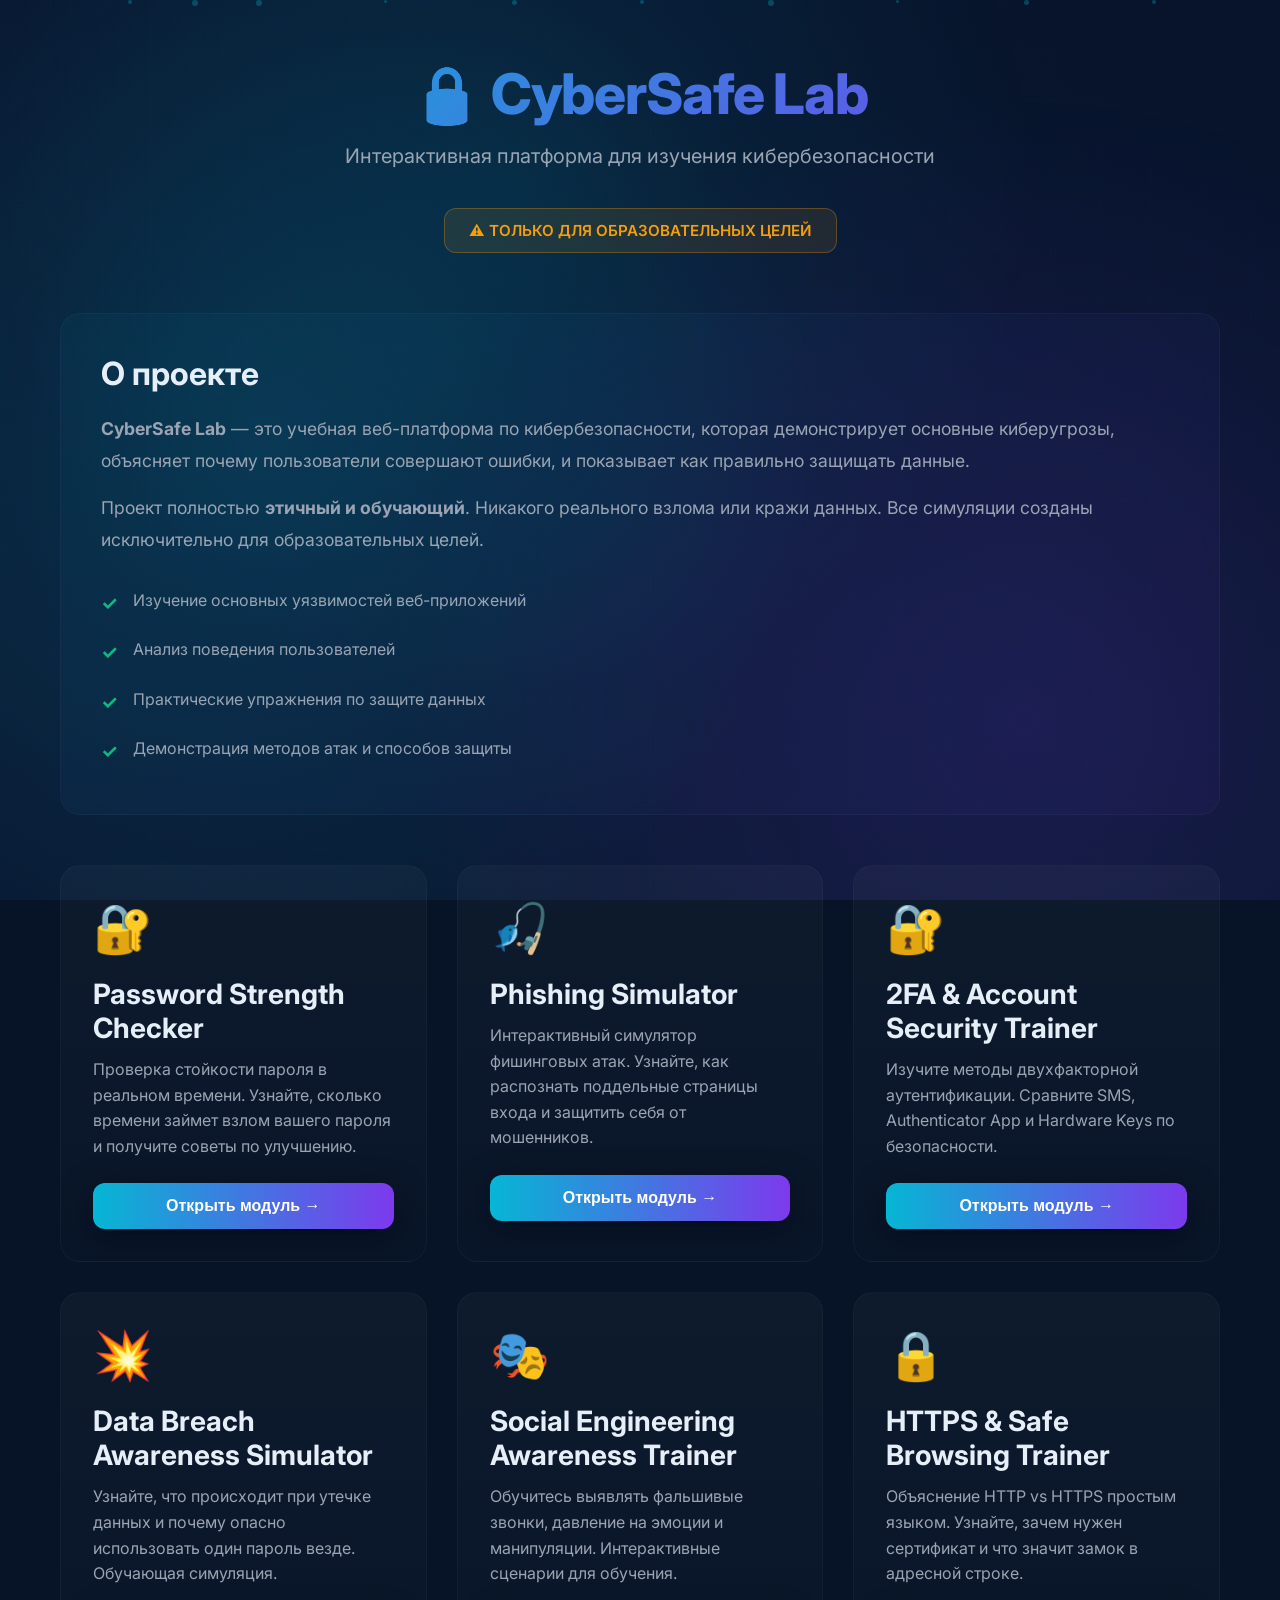
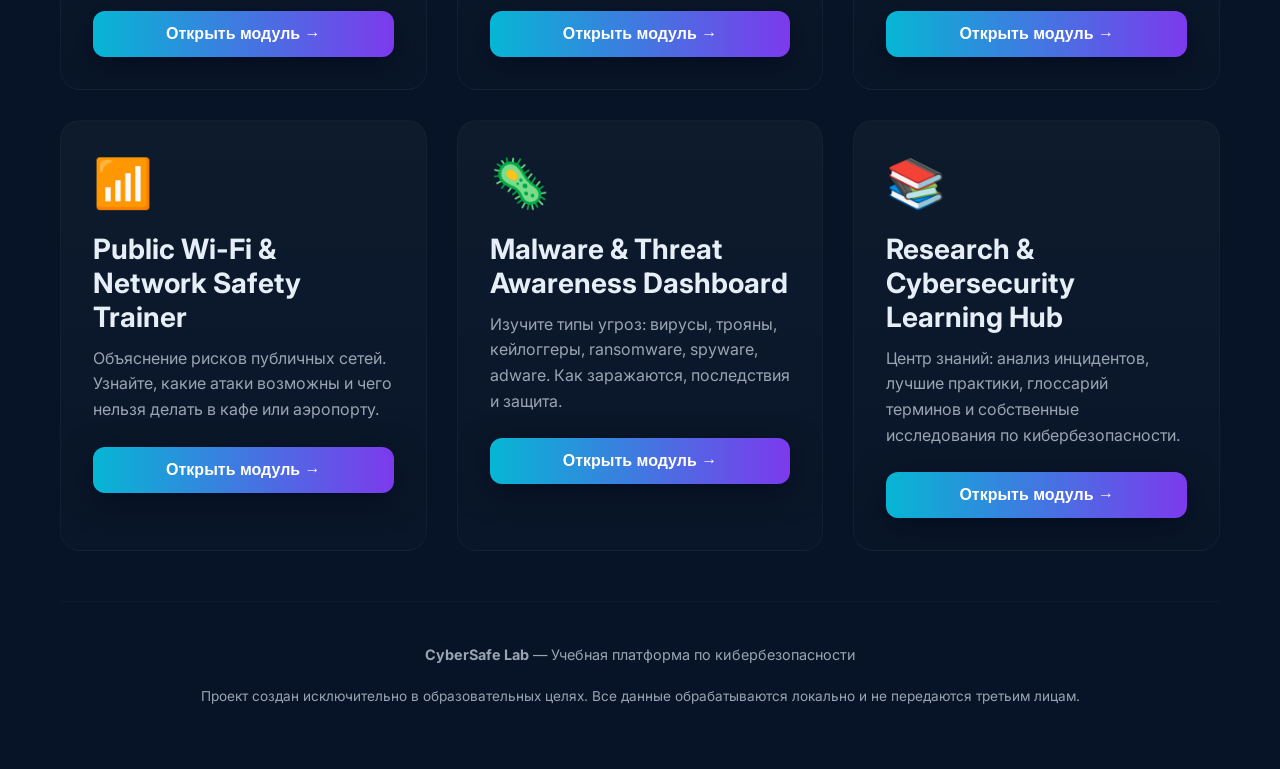
<file: frontend/index.html>
<!doctype html>
<html lang="ru">
<head>
  <meta charset="utf-8">
  <meta name="viewport" content="width=device-width,initial-scale=1">
  <title>CyberSafe Lab — Главная</title>
  <link rel="icon" type="image/svg+xml" href="/favicon.svg">
  <link rel="apple-touch-icon" href="/favicon.svg">
  <link href="https://fonts.googleapis.com/css2?family=Inter:wght@400;500;600;700;800&display=swap" rel="stylesheet">
  <style>
    :root {
      --bg: #071427;
      --bg-dark: #061026;
      --card: #0b1221;
      --card-hover: #0f1829;
      --accent: #06b6d4;
      --accent2: #7c3aed;
      --accent-hover: #0891b2;
      --muted: #9aa4b2;
      --text: #e6eef8;
      --success: #10b981;
      --warning: #f59e0b;
      --error: #ef4444;
      --border: rgba(255, 255, 255, 0.03);
      --border-hover: rgba(255, 255, 255, 0.08);
      --shadow: 0 8px 30px rgba(2, 6, 23, 0.6);
      --shadow-lg: 0 20px 60px rgba(2, 6, 23, 0.8);
    }

    * {
      box-sizing: border-box;
      margin: 0;
      padding: 0;
    }

    body {
      font-family: 'Inter', system-ui, -apple-system, Arial, sans-serif;
      margin: 0;
      min-height: 100vh;
      background: #071427;
      color: var(--text);
      -webkit-font-smoothing: antialiased;
      -moz-osx-font-smoothing: grayscale;
      padding: 20px;
      overflow-x: hidden;
      position: relative;
    }

    body::before {
      content: '';
      position: fixed;
      top: 0;
      left: 0;
      width: 100%;
      height: 100%;
      background: linear-gradient(45deg, #071427, #0a1b35, #061026, #0d1f3a);
      background-size: 400% 400%;
      animation: gradientShift 15s ease infinite;
      z-index: -3;
    }

    body::after {
      content: '';
      position: fixed;
      top: 0;
      left: 0;
      width: 100%;
      height: 100%;
      background-image: 
        radial-gradient(circle at 20% 50%, rgba(6, 182, 212, 0.15) 0%, transparent 50%),
        radial-gradient(circle at 80% 80%, rgba(124, 58, 237, 0.15) 0%, transparent 50%),
        radial-gradient(circle at 40% 20%, rgba(6, 182, 212, 0.1) 0%, transparent 50%);
      animation: pulse 8s ease-in-out infinite;
      z-index: -2;
    }

    @keyframes gradientShift {
      0% { background-position: 0% 50%; }
      50% { background-position: 100% 50%; }
      100% { background-position: 0% 50%; }
    }

    @keyframes pulse {
      0%, 100% { opacity: 0.6; transform: scale(1); }
      50% { opacity: 0.8; transform: scale(1.05); }
    }

    .animated-bg {
      position: fixed;
      top: 0;
      left: 0;
      width: 100%;
      height: 100%;
      z-index: -1;
      overflow: hidden;
      pointer-events: none;
    }

    .particle {
      position: absolute;
      border-radius: 50%;
      background: rgba(6, 182, 212, 0.3);
      animation: float 20s infinite ease-in-out;
    }

    .particle:nth-child(1) {
      width: 4px;
      height: 4px;
      left: 10%;
      animation-delay: 0s;
      animation-duration: 15s;
    }

    .particle:nth-child(2) {
      width: 6px;
      height: 6px;
      left: 20%;
      animation-delay: 2s;
      animation-duration: 18s;
    }

    .particle:nth-child(3) {
      width: 3px;
      height: 3px;
      left: 30%;
      animation-delay: 4s;
      animation-duration: 20s;
    }

    .particle:nth-child(4) {
      width: 5px;
      height: 5px;
      left: 40%;
      animation-delay: 1s;
      animation-duration: 16s;
    }

    .particle:nth-child(5) {
      width: 4px;
      height: 4px;
      left: 50%;
      animation-delay: 3s;
      animation-duration: 19s;
    }

    .particle:nth-child(6) {
      width: 6px;
      height: 6px;
      left: 60%;
      animation-delay: 5s;
      animation-duration: 17s;
    }

    .particle:nth-child(7) {
      width: 3px;
      height: 3px;
      left: 70%;
      animation-delay: 2.5s;
      animation-duration: 21s;
    }

    .particle:nth-child(8) {
      width: 5px;
      height: 5px;
      left: 80%;
      animation-delay: 4.5s;
      animation-duration: 18s;
    }

    .particle:nth-child(9) {
      width: 4px;
      height: 4px;
      left: 90%;
      animation-delay: 1.5s;
      animation-duration: 16s;
    }

    .particle:nth-child(10) {
      width: 6px;
      height: 6px;
      left: 15%;
      animation-delay: 3.5s;
      animation-duration: 22s;
    }

    @keyframes float {
      0% {
        transform: translateY(100vh) translateX(0) scale(0);
        opacity: 0;
      }
      10% {
        opacity: 1;
      }
      90% {
        opacity: 1;
      }
      100% {
        transform: translateY(-100px) translateX(100px) scale(1);
        opacity: 0;
      }
    }

    .grid-overlay {
      position: fixed;
      top: 0;
      left: 0;
      width: 100%;
      height: 100%;
      background-image: 
        linear-gradient(rgba(6, 182, 212, 0.03) 1px, transparent 1px),
        linear-gradient(90deg, rgba(6, 182, 212, 0.03) 1px, transparent 1px);
      background-size: 50px 50px;
      z-index: -1;
      animation: gridMove 20s linear infinite;
      opacity: 0.5;
    }

    @keyframes gridMove {
      0% { transform: translate(0, 0); }
      100% { transform: translate(50px, 50px); }
    }

    .container {
      max-width: 1200px;
      margin: 0 auto;
      padding: 40px 20px;
    }

    /* Header */
    .header {
      text-align: center;
      margin-bottom: 60px;
      animation: fadeInDown 0.8s ease-out;
    }

    .header h1 {
      font-size: 3.5rem;
      font-weight: 800;
      margin-bottom: 16px;
      background: linear-gradient(135deg, var(--accent), var(--accent2));
      -webkit-background-clip: text;
      -webkit-text-fill-color: transparent;
      background-clip: text;
      letter-spacing: -0.02em;
    }

    .header .subtitle {
      font-size: 1.25rem;
      color: var(--muted);
      margin-bottom: 24px;
      font-weight: 400;
    }

    .warning-banner {
      display: inline-block;
      padding: 12px 24px;
      background: rgba(245, 158, 11, 0.1);
      border: 1px solid rgba(245, 158, 11, 0.3);
      border-radius: 12px;
      color: var(--warning);
      font-size: 0.95rem;
      font-weight: 600;
      margin-top: 16px;
    }

    /* Description Section */
    .description {
      background: linear-gradient(135deg, rgba(6, 182, 212, 0.05), rgba(124, 58, 237, 0.05));
      border: 1px solid var(--border);
      border-radius: 20px;
      padding: 40px;
      margin-bottom: 50px;
      animation: fadeInUp 0.8s ease-out 0.2s both;
    }

    .description h2 {
      font-size: 2rem;
      font-weight: 700;
      margin-bottom: 20px;
      color: var(--text);
    }

    .description p {
      font-size: 1.1rem;
      line-height: 1.8;
      color: var(--muted);
      margin-bottom: 16px;
    }

    .description ul {
      list-style: none;
      padding-left: 0;
      margin-top: 20px;
    }

    .description li {
      padding: 12px 0;
      padding-left: 32px;
      position: relative;
      color: var(--muted);
      font-size: 1rem;
      line-height: 1.6;
    }

    .description li::before {
      content: '✓';
      position: absolute;
      left: 0;
      color: var(--success);
      font-weight: 700;
      font-size: 1.2rem;
    }

    /* Modules Grid */
    .modules-grid {
      display: grid;
      grid-template-columns: repeat(auto-fit, minmax(300px, 1fr));
      gap: 30px;
      margin-bottom: 50px;
    }

    .module-card {
      background: linear-gradient(180deg, rgba(255, 255, 255, 0.03), rgba(255, 255, 255, 0.01));
      padding: 32px;
      border-radius: 20px;
      border: 1px solid var(--border);
      transition: all 0.4s cubic-bezier(0.4, 0, 0.2, 1);
      position: relative;
      overflow: hidden;
      cursor: pointer;
      animation: fadeInUp 0.8s ease-out both;
    }

    .module-card::before {
      content: '';
      position: absolute;
      top: 0;
      left: 0;
      right: 0;
      height: 3px;
      background: linear-gradient(90deg, var(--accent), var(--accent2));
      opacity: 0;
      transition: opacity 0.3s ease;
    }

    .module-card:nth-child(1) { animation-delay: 0.1s; }
    .module-card:nth-child(2) { animation-delay: 0.2s; }
    .module-card:nth-child(3) { animation-delay: 0.3s; }
    .module-card:nth-child(4) { animation-delay: 0.4s; }

    .module-card:hover {
      transform: translateY(-8px);
      border-color: var(--border-hover);
      background: linear-gradient(180deg, rgba(255, 255, 255, 0.06), rgba(255, 255, 255, 0.03));
      box-shadow: var(--shadow-lg);
    }

    .module-card:hover::before {
      opacity: 1;
    }

    .module-icon {
      font-size: 3rem;
      margin-bottom: 20px;
      display: block;
    }

    .module-card h3 {
      font-size: 1.75rem;
      font-weight: 700;
      margin-bottom: 12px;
      color: var(--text);
    }

    .module-card p {
      color: var(--muted);
      font-size: 1rem;
      line-height: 1.6;
      margin-bottom: 24px;
    }

    .module-btn {
      display: inline-flex;
      align-items: center;
      gap: 10px;
      padding: 14px 28px;
      border-radius: 12px;
      border: none;
      background: linear-gradient(90deg, var(--accent), var(--accent2));
      color: white;
      font-weight: 600;
      font-size: 1rem;
      cursor: pointer;
      box-shadow: var(--shadow);
      transition: all 0.3s cubic-bezier(0.4, 0, 0.2, 1);
      text-decoration: none;
      position: relative;
      overflow: hidden;
      width: 100%;
      justify-content: center;
    }

    .module-btn::before {
      content: '';
      position: absolute;
      top: 0;
      left: -100%;
      width: 100%;
      height: 100%;
      background: linear-gradient(90deg, transparent, rgba(255, 255, 255, 0.2), transparent);
      transition: left 0.5s;
    }

    .module-btn:hover::before {
      left: 100%;
    }

    .module-btn:hover {
      transform: translateY(-2px);
      box-shadow: 0 12px 40px rgba(2, 6, 23, 0.8);
    }

    .module-btn:active {
      transform: translateY(0);
    }

    /* Footer */
    .footer {
      text-align: center;
      padding-top: 40px;
      border-top: 1px solid var(--border);
      color: var(--muted);
      font-size: 0.9rem;
      line-height: 1.8;
    }

    .footer a {
      color: var(--accent);
      text-decoration: none;
      transition: color 0.2s;
    }

    .footer a:hover {
      color: var(--accent-hover);
    }

    /* Status Indicator */
    .status-indicator {
      display: inline-block;
      padding: 6px 12px;
      border-radius: 8px;
      font-size: 0.85rem;
      margin-top: 12px;
      background: rgba(158, 231, 255, 0.1);
      border: 1px solid rgba(158, 231, 255, 0.2);
      color: #9ee7ff;
    }

    /* Animations */
    @keyframes fadeInDown {
      from {
        opacity: 0;
        transform: translateY(-30px);
      }
      to {
        opacity: 1;
        transform: translateY(0);
      }
    }

    @keyframes fadeInUp {
      from {
        opacity: 0;
        transform: translateY(30px);
      }
      to {
        opacity: 1;
        transform: translateY(0);
      }
    }

    @media (max-width: 768px) {
      .container {
        padding: 20px 16px;
      }

      .header {
        margin-bottom: 28px;
      }

      .header h1 {
        font-size: 2.2rem;
        margin-bottom: 14px;
        line-height: 1.2;
        letter-spacing: -0.02em;
      }

      .header .subtitle {
        font-size: 1rem;
        padding: 0 12px;
        line-height: 1.5;
      }

      .description {
        padding: 24px 18px;
        border-radius: 18px;
        margin-bottom: 28px;
      }

      .description h2 {
        font-size: 1.5rem;
        margin-bottom: 14px;
      }

      .description p {
        font-size: 0.95rem;
        line-height: 1.65;
      }

      .modules-grid {
        grid-template-columns: 1fr;
        gap: 18px;
        padding: 0;
      }

      .module-card {
        padding: 24px 20px;
        border-radius: 18px;
        min-height: auto;
        transition: transform 0.15s cubic-bezier(0.4, 0, 0.2, 1), box-shadow 0.15s ease;
        -webkit-tap-highlight-color: transparent;
        touch-action: manipulation;
      }

      .module-card:active {
        transform: scale(0.97);
        box-shadow: 0 4px 20px rgba(6, 182, 212, 0.2);
      }

      .module-icon {
        font-size: 2.5rem;
        margin-bottom: 14px;
      }

      .module-card h3 {
        font-size: 1.25rem;
        margin-bottom: 10px;
        line-height: 1.3;
      }

      .module-card p {
        font-size: 0.9rem;
        line-height: 1.55;
      }

      .footer {
        padding: 28px 18px;
        font-size: 0.9rem;
        line-height: 1.6;
      }
    }

    @media (max-width: 480px) {
      .container {
        padding: 16px 12px;
      }

      body {
        padding: 0;
      }

      .header {
        margin-bottom: 24px;
      }

      .header h1 {
        font-size: 1.75rem;
      }

      .header .subtitle {
        font-size: 0.9rem;
      }

      .description {
        padding: 18px 14px;
      }

      .description h2 {
        font-size: 1.25rem;
      }

      .modules-grid {
        gap: 14px;
      }

      .module-card {
        padding: 18px 16px;
      }

      .module-icon {
        font-size: 2rem;
      }

      .module-card h3 {
        font-size: 1.1rem;
      }

      .module-card p {
        font-size: 0.8rem;
      }
    }

    @media (max-width: 360px) {
      .container {
        padding: 14px 10px;
      }

      .header h1 {
        font-size: 1.6rem;
      }

      .header .subtitle {
        font-size: 0.88rem;
      }

      .description {
        padding: 18px 14px;
      }

      .module-card {
        padding: 20px 16px;
      }

      .module-icon {
        font-size: 2.1rem;
      }

      .module-card h3 {
        font-size: 1.15rem;
      }

      .module-card p {
        font-size: 0.85rem;
      }
    }

    @media (orientation: landscape) and (max-height: 500px) {
      .container {
        padding: 16px 20px;
      }

      .header {
        margin-bottom: 20px;
      }

      .header h1 {
        font-size: 1.8rem;
      }

      .modules-grid {
        grid-template-columns: repeat(2, 1fr);
        gap: 14px;
      }

      .module-card {
        padding: 18px 16px;
      }
    }

    /* Scrollbar */
    ::-webkit-scrollbar {
      width: 10px;
    }

    ::-webkit-scrollbar-track {
      background: var(--bg);
    }

    ::-webkit-scrollbar-thumb {
      background: rgba(255, 255, 255, 0.1);
      border-radius: 5px;
    }

    ::-webkit-scrollbar-thumb:hover {
      background: rgba(255, 255, 255, 0.2);
    }
  </style>
</head>
<body>
  <div class="animated-bg">
    <div class="particle"></div>
    <div class="particle"></div>
    <div class="particle"></div>
    <div class="particle"></div>
    <div class="particle"></div>
    <div class="particle"></div>
    <div class="particle"></div>
    <div class="particle"></div>
    <div class="particle"></div>
    <div class="particle"></div>
  </div>
  <div class="grid-overlay"></div>
  <div class="container">
    <header class="header">
      <h1>🔒 CyberSafe Lab</h1>
      <div class="subtitle">Интерактивная платформа для изучения кибербезопасности</div>
      <div class="warning-banner">
        ⚠️ ТОЛЬКО ДЛЯ ОБРАЗОВАТЕЛЬНЫХ ЦЕЛЕЙ
      </div>
    </header>

    <section class="description">
      <h2>О проекте</h2>
      <p>
        <strong>CyberSafe Lab</strong> — это учебная веб-платформа по кибербезопасности, 
        которая демонстрирует основные киберугрозы, объясняет почему пользователи 
        совершают ошибки, и показывает как правильно защищать данные.
      </p>
      <p>
        Проект полностью <strong>этичный и обучающий</strong>. Никакого реального взлома 
        или кражи данных. Все симуляции созданы исключительно для образовательных целей.
      </p>
      <ul>
        <li>Изучение основных уязвимостей веб-приложений</li>
        <li>Анализ поведения пользователей</li>
        <li>Практические упражнения по защите данных</li>
        <li>Демонстрация методов атак и способов защиты</li>
      </ul>
    </section>

    <div class="modules-grid">
      <div class="module-card" onclick="window.location.href='/password-lab'">
        <span class="module-icon">🔐</span>
        <h3>Password Strength Checker</h3>
        <p>
          Проверка стойкости пароля в реальном времени. Узнайте, сколько времени 
          займет взлом вашего пароля и получите советы по улучшению.
        </p>
        <button class="module-btn" onclick="event.stopPropagation(); window.location.href='/password-lab'">
          Открыть модуль →
        </button>
      </div>

      <div class="module-card" onclick="window.location.href='/phishing'">
        <span class="module-icon">🎣</span>
        <h3>Phishing Simulator</h3>
        <p>
          Интерактивный симулятор фишинговых атак. Узнайте, как распознать 
          поддельные страницы входа и защитить себя от мошенников.
        </p>
        <button class="module-btn" onclick="event.stopPropagation(); window.location.href='/phishing'">
          Открыть модуль →
        </button>
      </div>

      <div class="module-card" onclick="window.location.href='/2fa'">
        <span class="module-icon">🔐</span>
        <h3>2FA & Account Security Trainer</h3>
        <p>
          Изучите методы двухфакторной аутентификации. Сравните SMS, 
          Authenticator App и Hardware Keys по безопасности.
        </p>
        <button class="module-btn" onclick="event.stopPropagation(); window.location.href='/2fa'">
          Открыть модуль →
        </button>
      </div>

      <div class="module-card" onclick="window.location.href='/data-breach'">
        <span class="module-icon">💥</span>
        <h3>Data Breach Awareness Simulator</h3>
        <p>
          Узнайте, что происходит при утечке данных и почему опасно 
          использовать один пароль везде. Обучающая симуляция.
        </p>
        <button class="module-btn" onclick="event.stopPropagation(); window.location.href='/data-breach'">
          Открыть модуль →
        </button>
      </div>

      <div class="module-card" onclick="window.location.href='/social-engineering'">
        <span class="module-icon">🎭</span>
        <h3>Social Engineering Awareness Trainer</h3>
        <p>
          Обучитесь выявлять фальшивые звонки, давление на эмоции и манипуляции. 
          Интерактивные сценарии для обучения.
        </p>
        <button class="module-btn" onclick="event.stopPropagation(); window.location.href='/social-engineering'">
          Открыть модуль →
        </button>
      </div>

      <div class="module-card" onclick="window.location.href='/https'">
        <span class="module-icon">🔒</span>
        <h3>HTTPS & Safe Browsing Trainer</h3>
        <p>
          Объяснение HTTP vs HTTPS простым языком. Узнайте, зачем нужен 
          сертификат и что значит замок в адресной строке.
        </p>
        <button class="module-btn" onclick="event.stopPropagation(); window.location.href='/https'">
          Открыть модуль →
        </button>
      </div>

      <div class="module-card" onclick="window.location.href='/wifi'">
        <span class="module-icon">📶</span>
        <h3>Public Wi-Fi & Network Safety Trainer</h3>
        <p>
          Объяснение рисков публичных сетей. Узнайте, какие атаки возможны 
          и чего нельзя делать в кафе или аэропорту.
        </p>
        <button class="module-btn" onclick="event.stopPropagation(); window.location.href='/wifi'">
          Открыть модуль →
        </button>
      </div>

      <div class="module-card" onclick="window.location.href='/malware'">
        <span class="module-icon">🦠</span>
        <h3>Malware & Threat Awareness Dashboard</h3>
        <p>
          Изучите типы угроз: вирусы, трояны, кейлоггеры, ransomware, 
          spyware, adware. Как заражаются, последствия и защита.
        </p>
        <button class="module-btn" onclick="event.stopPropagation(); window.location.href='/malware'">
          Открыть модуль →
        </button>
      </div>

      <div class="module-card" onclick="window.location.href='/research'">
        <span class="module-icon">📚</span>
        <h3>Research & Cybersecurity Learning Hub</h3>
        <p>
          Центр знаний: анализ инцидентов, лучшие практики, глоссарий 
          терминов и собственные исследования по кибербезопасности.
        </p>
        <button class="module-btn" onclick="event.stopPropagation(); window.location.href='/research'">
          Открыть модуль →
        </button>
      </div>
    </div>

    <footer class="footer">
      <p>
        <strong>CyberSafe Lab</strong> — Учебная платформа по кибербезопасности
      </p>
      <p style="margin-top: 16px; font-size: 0.85rem;">
        Проект создан исключительно в образовательных целях. 
        Все данные обрабатываются локально и не передаются третьим лицам.
      </p>
    </footer>
  </div>

  <script>
    document.querySelectorAll('a[href^="#"]').forEach(anchor => {
      anchor.addEventListener('click', function (e) {
        e.preventDefault();
        const target = document.querySelector(this.getAttribute('href'));
        if (target) {
          target.scrollIntoView({ behavior: 'smooth' });
        }
      });
    });
  </script>
</body>
</html>
</file>
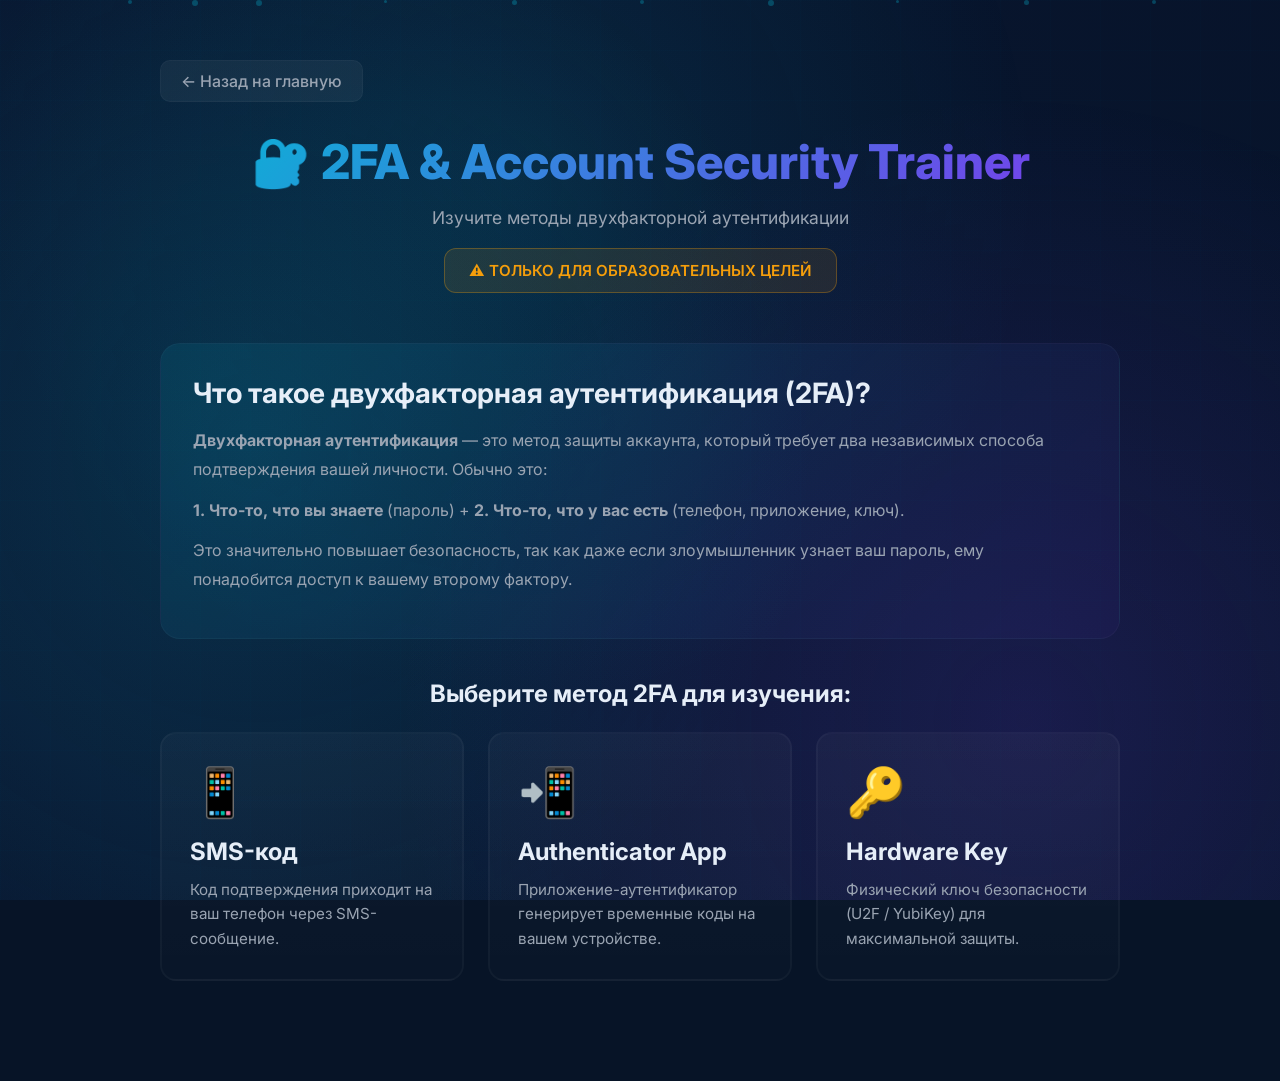
<file: frontend/2fa-trainer.html>
<!doctype html>
<html lang="ru">
<head>
  <meta charset="utf-8">
  <meta name="viewport" content="width=device-width,initial-scale=1">
  <title>2FA & Account Security Trainer — CyberSafe Lab</title>
  <link rel="icon" type="image/svg+xml" href="/favicon.svg">
  <link rel="apple-touch-icon" href="/favicon.svg">
  <link href="https://fonts.googleapis.com/css2?family=Inter:wght@400;500;600;700;800&display=swap" rel="stylesheet">
  <style>
    :root {
      --bg: #071427;
      --bg-dark: #061026;
      --card: #0b1221;
      --accent: #06b6d4;
      --accent2: #7c3aed;
      --muted: #9aa4b2;
      --text: #e6eef8;
      --success: #10b981;
      --warning: #f59e0b;
      --error: #ef4444;
      --border: rgba(255, 255, 255, 0.03);
      --shadow: 0 8px 30px rgba(2, 6, 23, 0.6);
    }

    * {
      box-sizing: border-box;
      margin: 0;
      padding: 0;
    }

    body {
      font-family: 'Inter', system-ui, -apple-system, Arial, sans-serif;
      margin: 0;
      min-height: 100vh;
      background: #071427;
      color: var(--text);
      padding: 20px;
      position: relative;
      overflow-x: hidden;
    }

    body::before {
      content: '';
      position: fixed;
      top: 0;
      left: 0;
      width: 100%;
      height: 100%;
      background: linear-gradient(45deg, #071427, #0a1b35, #061026, #0d1f3a);
      background-size: 400% 400%;
      animation: gradientShift 15s ease infinite;
      z-index: -3;
    }

    body::after {
      content: '';
      position: fixed;
      top: 0;
      left: 0;
      width: 100%;
      height: 100%;
      background-image: 
        radial-gradient(circle at 20% 50%, rgba(6, 182, 212, 0.15) 0%, transparent 50%),
        radial-gradient(circle at 80% 80%, rgba(124, 58, 237, 0.15) 0%, transparent 50%),
        radial-gradient(circle at 40% 20%, rgba(6, 182, 212, 0.1) 0%, transparent 50%);
      animation: pulse 8s ease-in-out infinite;
      z-index: -2;
    }

    @keyframes gradientShift {
      0% { background-position: 0% 50%; }
      50% { background-position: 100% 50%; }
      100% { background-position: 0% 50%; }
    }

    @keyframes pulse {
      0%, 100% { opacity: 0.6; transform: scale(1); }
      50% { opacity: 0.8; transform: scale(1.05); }
    }

    .animated-bg {
      position: fixed;
      top: 0;
      left: 0;
      width: 100%;
      height: 100%;
      z-index: -1;
      overflow: hidden;
      pointer-events: none;
    }

    .particle {
      position: absolute;
      border-radius: 50%;
      background: rgba(6, 182, 212, 0.3);
      animation: float 20s infinite ease-in-out;
    }

    .particle:nth-child(1) { width: 4px; height: 4px; left: 10%; animation-delay: 0s; animation-duration: 15s; }
    .particle:nth-child(2) { width: 6px; height: 6px; left: 20%; animation-delay: 2s; animation-duration: 18s; }
    .particle:nth-child(3) { width: 3px; height: 3px; left: 30%; animation-delay: 4s; animation-duration: 20s; }
    .particle:nth-child(4) { width: 5px; height: 5px; left: 40%; animation-delay: 1s; animation-duration: 16s; }
    .particle:nth-child(5) { width: 4px; height: 4px; left: 50%; animation-delay: 3s; animation-duration: 19s; }
    .particle:nth-child(6) { width: 6px; height: 6px; left: 60%; animation-delay: 5s; animation-duration: 17s; }
    .particle:nth-child(7) { width: 3px; height: 3px; left: 70%; animation-delay: 2.5s; animation-duration: 21s; }
    .particle:nth-child(8) { width: 5px; height: 5px; left: 80%; animation-delay: 4.5s; animation-duration: 18s; }
    .particle:nth-child(9) { width: 4px; height: 4px; left: 90%; animation-delay: 1.5s; animation-duration: 16s; }
    .particle:nth-child(10) { width: 6px; height: 6px; left: 15%; animation-delay: 3.5s; animation-duration: 22s; }

    @keyframes float {
      0% { transform: translateY(100vh) translateX(0) scale(0); opacity: 0; }
      10% { opacity: 1; }
      90% { opacity: 1; }
      100% { transform: translateY(-100px) translateX(100px) scale(1); opacity: 0; }
    }

    .grid-overlay {
      position: fixed;
      top: 0;
      left: 0;
      width: 100%;
      height: 100%;
      background-image: 
        linear-gradient(rgba(6, 182, 212, 0.03) 1px, transparent 1px),
        linear-gradient(90deg, rgba(6, 182, 212, 0.03) 1px, transparent 1px);
      background-size: 50px 50px;
      z-index: -1;
      animation: gridMove 20s linear infinite;
      opacity: 0.5;
    }

    @keyframes gridMove {
      0% { transform: translate(0, 0); }
      100% { transform: translate(50px, 50px); }
    }

    .container {
      max-width: 1000px;
      margin: 0 auto;
      padding: 40px 20px;
    }

    .back-link {
      display: inline-flex;
      align-items: center;
      gap: 8px;
      padding: 10px 20px;
      background: rgba(255, 255, 255, 0.05);
      border: 1px solid var(--border);
      border-radius: 10px;
      color: var(--muted);
      text-decoration: none;
      font-weight: 500;
      margin-bottom: 30px;
      transition: all 0.2s;
    }

    .back-link:hover {
      background: rgba(255, 255, 255, 0.08);
      color: var(--text);
    }

    .header {
      text-align: center;
      margin-bottom: 50px;
      animation: fadeInDown 0.8s ease-out;
    }

    .header h1 {
      font-size: 3rem;
      font-weight: 800;
      margin-bottom: 16px;
      background: linear-gradient(135deg, var(--accent), var(--accent2));
      -webkit-background-clip: text;
      -webkit-text-fill-color: transparent;
      background-clip: text;
    }

    .header .subtitle {
      font-size: 1.1rem;
      color: var(--muted);
      margin-bottom: 20px;
    }

    .warning-banner {
      display: inline-block;
      padding: 12px 24px;
      background: rgba(245, 158, 11, 0.1);
      border: 1px solid rgba(245, 158, 11, 0.3);
      border-radius: 12px;
      color: var(--warning);
      font-size: 0.95rem;
      font-weight: 600;
    }

    /* Info Section */
    .info-section {
      background: linear-gradient(135deg, rgba(6, 182, 212, 0.1), rgba(124, 58, 237, 0.05));
      border: 1px solid var(--border);
      border-radius: 20px;
      padding: 32px;
      margin-bottom: 40px;
      animation: fadeInUp 0.8s ease-out 0.2s both;
    }

    .info-section h2 {
      font-size: 1.75rem;
      margin-bottom: 16px;
      color: var(--text);
    }

    .info-section p {
      color: var(--muted);
      line-height: 1.8;
      font-size: 1rem;
      margin-bottom: 12px;
    }

    /* Method Selection */
    .methods-grid {
      display: grid;
      grid-template-columns: repeat(auto-fit, minmax(280px, 1fr));
      gap: 24px;
      margin-bottom: 40px;
    }

    .method-card {
      background: linear-gradient(180deg, rgba(255, 255, 255, 0.03), rgba(255, 255, 255, 0.01));
      border: 2px solid var(--border);
      border-radius: 16px;
      padding: 28px;
      cursor: pointer;
      transition: all 0.4s cubic-bezier(0.4, 0, 0.2, 1);
      position: relative;
      overflow: hidden;
      animation: fadeInUp 0.8s ease-out both;
    }

    .method-card:nth-child(1) { animation-delay: 0.1s; }
    .method-card:nth-child(2) { animation-delay: 0.2s; }
    .method-card:nth-child(3) { animation-delay: 0.3s; }

    .method-card::before {
      content: '';
      position: absolute;
      top: 0;
      left: 0;
      right: 0;
      height: 3px;
      background: linear-gradient(90deg, var(--accent), var(--accent2));
      opacity: 0;
      transition: opacity 0.3s;
    }

    .method-card:hover {
      transform: translateY(-6px);
      border-color: var(--accent);
      box-shadow: var(--shadow);
    }

    .method-card:hover::before {
      opacity: 1;
    }

    .method-card.selected {
      border-color: var(--accent);
      background: linear-gradient(180deg, rgba(6, 182, 212, 0.1), rgba(124, 58, 237, 0.05));
    }

    .method-card.selected::before {
      opacity: 1;
    }

    .method-icon {
      font-size: 3rem;
      margin-bottom: 16px;
    }

    .method-title {
      font-size: 1.5rem;
      font-weight: 700;
      margin-bottom: 12px;
      color: var(--text);
    }

    .method-description {
      color: var(--muted);
      font-size: 0.95rem;
      line-height: 1.6;
    }

    /* Result Section */
    .result-section {
      display: none;
      background: linear-gradient(135deg, rgba(6, 182, 212, 0.1), rgba(124, 58, 237, 0.05));
      border: 1px solid var(--border);
      border-radius: 20px;
      padding: 32px;
      margin-top: 40px;
      animation: fadeInUp 0.8s ease-out;
    }

    .result-section.visible {
      display: block;
    }

    .result-section h2 {
      font-size: 1.75rem;
      margin-bottom: 24px;
      color: var(--text);
    }

    .pros-cons {
      display: grid;
      grid-template-columns: repeat(auto-fit, minmax(250px, 1fr));
      gap: 24px;
      margin-top: 24px;
    }

    .pros, .cons {
      background: rgba(0, 0, 0, 0.2);
      border-radius: 12px;
      padding: 20px;
    }

    .pros {
      border-left: 4px solid var(--success);
    }

    .cons {
      border-left: 4px solid var(--error);
    }

    .pros h3, .cons h3 {
      font-size: 1.1rem;
      margin-bottom: 16px;
      display: flex;
      align-items: center;
      gap: 8px;
    }

    .pros ul, .cons ul {
      list-style: none;
      padding: 0;
    }

    .pros li, .cons li {
      padding: 8px 0;
      padding-left: 24px;
      position: relative;
      color: var(--muted);
      line-height: 1.6;
    }

    .pros li::before {
      content: '✓';
      position: absolute;
      left: 0;
      color: var(--success);
      font-weight: 700;
    }

    .cons li::before {
      content: '✗';
      position: absolute;
      left: 0;
      color: var(--error);
      font-weight: 700;
    }

    .recommendation {
      background: rgba(16, 185, 129, 0.1);
      border: 1px solid rgba(16, 185, 129, 0.3);
      border-radius: 12px;
      padding: 20px;
      margin-top: 24px;
    }

    .recommendation h3 {
      color: var(--success);
      margin-bottom: 12px;
      display: flex;
      align-items: center;
      gap: 8px;
    }

    .recommendation p {
      color: var(--muted);
      line-height: 1.6;
    }

    .security-level {
      display: flex;
      align-items: center;
      gap: 12px;
      margin-top: 20px;
      padding: 16px;
      background: rgba(0, 0, 0, 0.2);
      border-radius: 12px;
    }

    .security-bar {
      flex: 1;
      height: 8px;
      background: rgba(255, 255, 255, 0.1);
      border-radius: 4px;
      overflow: hidden;
    }

    .security-fill {
      height: 100%;
      background: linear-gradient(90deg, var(--accent), var(--accent2));
      border-radius: 4px;
      transition: width 0.5s ease;
    }

    .security-label {
      font-weight: 600;
      color: var(--text);
      min-width: 120px;
    }

    @keyframes fadeInDown {
      from {
        opacity: 0;
        transform: translateY(-30px);
      }
      to {
        opacity: 1;
        transform: translateY(0);
      }
    }

    @keyframes fadeInUp {
      from {
        opacity: 0;
        transform: translateY(30px);
      }
      to {
        opacity: 1;
        transform: translateY(0);
      }
    }

    @media (max-width: 768px) {
      body {
        padding: 12px;
      }

      .container {
        padding: 20px 12px;
      }

      .back-link {
        padding: 8px 16px;
        font-size: 0.9rem;
        margin-bottom: 20px;
      }

      .header {
        margin-bottom: 28px;
      }

      .header h1 {
        font-size: 1.75rem;
        line-height: 1.2;
      }

      .header .subtitle {
        font-size: 0.95rem;
      }

      .info-card {
        padding: 20px 16px;
        margin-bottom: 20px;
      }

      .info-card h2 {
        font-size: 1.3rem;
      }

      .methods-grid {
        grid-template-columns: 1fr;
        gap: 16px;
      }

      .method-card {
        padding: 20px 18px;
      }

      .method-card h3 {
        font-size: 1.2rem;
      }

      .method-card p {
        font-size: 0.9rem;
      }

      .comparison-table {
        font-size: 0.85rem;
      }

      .comparison-table th,
      .comparison-table td {
        padding: 10px 8px;
      }
    }

    @media (max-width: 480px) {
      body {
        padding: 8px;
      }

      .container {
        padding: 16px 8px;
      }

      .header h1 {
        font-size: 1.5rem;
      }

      .info-card {
        padding: 18px 14px;
      }

      .method-card {
        padding: 18px 16px;
      }

      .comparison-table {
        font-size: 0.8rem;
      }

      .comparison-table th,
      .comparison-table td {
        padding: 8px 6px;
      }
    }

    @media (max-width: 360px) {
      .header h1 {
        font-size: 1.35rem;
      }

      .method-card {
        padding: 16px 14px;
      }
    }
  </style>
</head>
<body>
  <div class="animated-bg">
    <div class="particle"></div>
    <div class="particle"></div>
    <div class="particle"></div>
    <div class="particle"></div>
    <div class="particle"></div>
    <div class="particle"></div>
    <div class="particle"></div>
    <div class="particle"></div>
    <div class="particle"></div>
    <div class="particle"></div>
  </div>
  <div class="grid-overlay"></div>
  <div class="container">
    <a href="/" class="back-link">← Назад на главную</a>

    <header class="header">
      <h1>🔐 2FA & Account Security Trainer</h1>
      <div class="subtitle">Изучите методы двухфакторной аутентификации</div>
      <div class="warning-banner">
        ⚠️ ТОЛЬКО ДЛЯ ОБРАЗОВАТЕЛЬНЫХ ЦЕЛЕЙ
      </div>
    </header>

    <!-- Info Section -->
    <section class="info-section">
      <h2>Что такое двухфакторная аутентификация (2FA)?</h2>
      <p>
        <strong>Двухфакторная аутентификация</strong> — это метод защиты аккаунта, который требует 
        два независимых способа подтверждения вашей личности. Обычно это:
      </p>
      <p>
        <strong>1. Что-то, что вы знаете</strong> (пароль) + <strong>2. Что-то, что у вас есть</strong> 
        (телефон, приложение, ключ).
      </p>
      <p>
        Это значительно повышает безопасность, так как даже если злоумышленник узнает ваш пароль, 
        ему понадобится доступ к вашему второму фактору.
      </p>
    </section>

    <!-- Method Selection -->
    <section>
      <h2 style="font-size: 1.5rem; margin-bottom: 24px; color: var(--text); text-align: center;">
        Выберите метод 2FA для изучения:
      </h2>
      <div class="methods-grid">
        <div class="method-card" onclick="selectMethod('sms')">
          <div class="method-icon">📱</div>
          <h3 class="method-title">SMS-код</h3>
          <p class="method-description">
            Код подтверждения приходит на ваш телефон через SMS-сообщение.
          </p>
        </div>

        <div class="method-card" onclick="selectMethod('app')">
          <div class="method-icon">📲</div>
          <h3 class="method-title">Authenticator App</h3>
          <p class="method-description">
            Приложение-аутентификатор генерирует временные коды на вашем устройстве.
          </p>
        </div>

        <div class="method-card" onclick="selectMethod('hardware')">
          <div class="method-icon">🔑</div>
          <h3 class="method-title">Hardware Key</h3>
          <p class="method-description">
            Физический ключ безопасности (U2F / YubiKey) для максимальной защиты.
          </p>
        </div>
      </div>
    </section>

    <!-- Result Section -->
    <section class="result-section" id="resultSection">
      <h2 id="resultTitle"></h2>
      <div id="resultContent"></div>
    </section>
  </div>

  <script>
    const methods = {
      sms: {
        title: '📱 SMS-код',
        pros: [
          'Удобно — не нужно устанавливать приложения',
          'Работает на любом телефоне',
          'Простота использования'
        ],
        cons: [
          'Уязвимо для SIM-swap атак',
          'Легко перехватывается оператором',
          'Зависит от качества связи',
          'Может быть перехвачено через SS7'
        ],
        recommendation: 'SMS-2FA лучше, чем отсутствие 2FA, но не самый безопасный метод. Используйте для не критичных аккаунтов.',
        securityLevel: 40
      },
      app: {
        title: '📲 Authenticator App',
        pros: [
          'Работает офлайн — не нужен интернет',
          'Не перехватывается оператором',
          'Более безопасно, чем SMS',
          'Бесплатно и доступно',
          'Рекомендуется экспертами'
        ],
        cons: [
          'Требует установки приложения',
          'Нужно синхронизировать время',
          'При потере устройства нужен резервный код'
        ],
        recommendation: 'Authenticator App — рекомендуемый метод для большинства пользователей. Баланс между безопасностью и удобством.',
        securityLevel: 85
      },
      hardware: {
        title: '🔑 Hardware Key (U2F / YubiKey)',
        pros: [
          'Максимальная защита',
          'Устойчивость к фишингу',
          'Используется в компаниях и госорганизациях',
          'Не зависит от телефона',
          'Защита от кейлоггеров'
        ],
        cons: [
          'Требует покупки устройства',
          'Можно потерять',
          'Нужно иметь при себе',
          'Не все сервисы поддерживают'
        ],
        recommendation: 'Hardware Key — лучший выбор для критичных аккаунтов (банк, работа, важные данные). Максимальный уровень защиты.',
        securityLevel: 95
      }
    };

    function selectMethod(method) {
      // Remove previous selection
      document.querySelectorAll('.method-card').forEach(card => {
        card.classList.remove('selected');
      });

      // Add selection to clicked card
      event.currentTarget.classList.add('selected');

      // Show result
      const data = methods[method];
      const resultSection = document.getElementById('resultSection');
      const resultTitle = document.getElementById('resultTitle');
      const resultContent = document.getElementById('resultContent');

      resultTitle.textContent = data.title;
      
      resultContent.innerHTML = `
        <div class="pros-cons">
          <div class="pros">
            <h3>✅ Преимущества</h3>
            <ul>
              ${data.pros.map(pro => `<li>${pro}</li>`).join('')}
            </ul>
          </div>
          <div class="cons">
            <h3>❌ Недостатки</h3>
            <ul>
              ${data.cons.map(con => `<li>${con}</li>`).join('')}
            </ul>
          </div>
        </div>

        <div class="recommendation">
          <h3>💡 Рекомендация</h3>
          <p>${data.recommendation}</p>
        </div>

        <div class="security-level">
          <span class="security-label">Уровень безопасности:</span>
          <div class="security-bar">
            <div class="security-fill" style="width: ${data.securityLevel}%"></div>
          </div>
          <span style="color: var(--muted); font-weight: 600;">${data.securityLevel}%</span>
        </div>
      `;

      resultSection.classList.add('visible');
      resultSection.scrollIntoView({ behavior: 'smooth', block: 'nearest' });
    }
  </script>
</body>
</html>
</file>
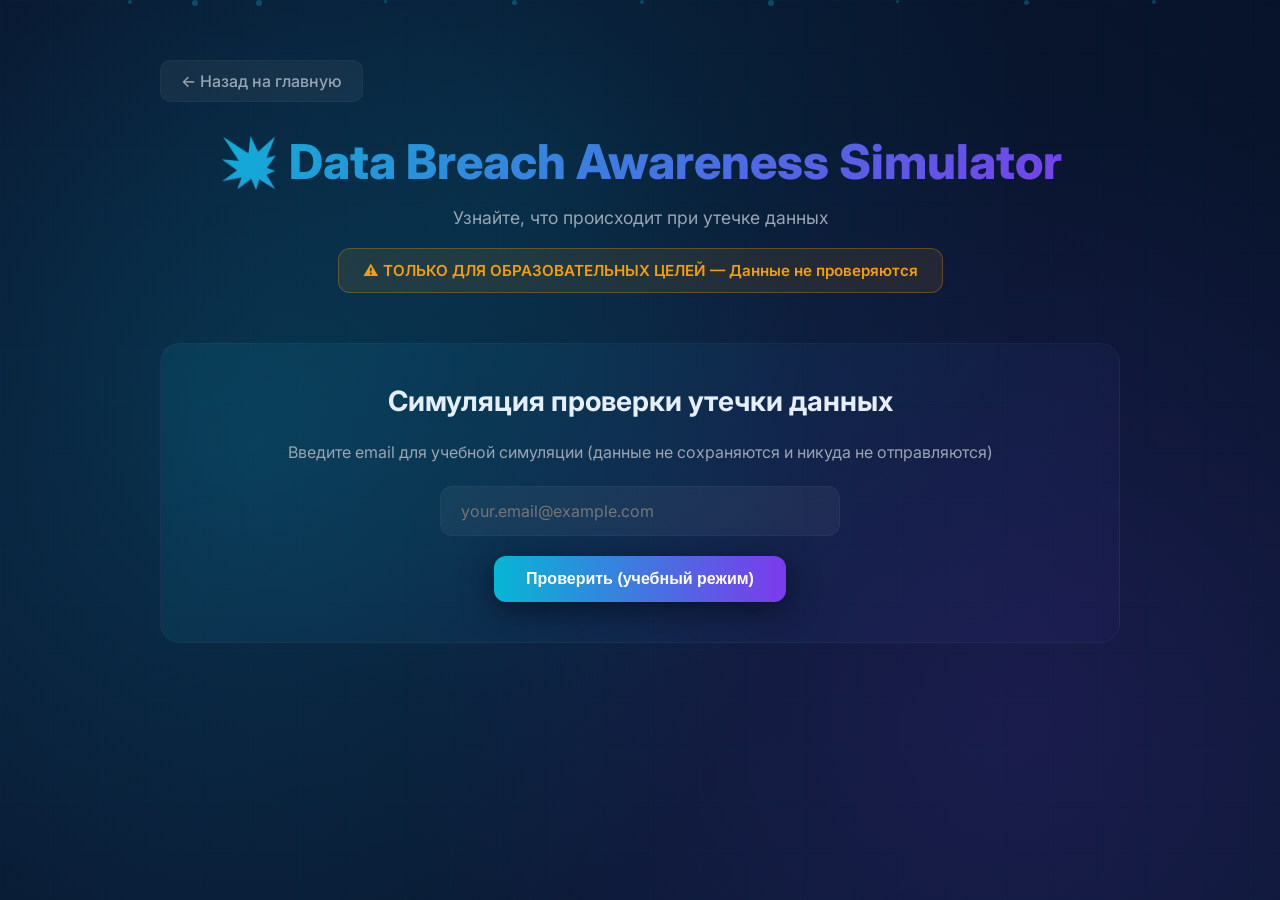
<file: frontend/data-breach-simulator.html>
<!doctype html>
<html lang="ru">
<head>
  <meta charset="utf-8">
  <meta name="viewport" content="width=device-width,initial-scale=1">
  <title>Data Breach Awareness Simulator — CyberSafe Lab</title>
  <link rel="icon" type="image/svg+xml" href="/favicon.svg">
  <link rel="apple-touch-icon" href="/favicon.svg">
  <link href="https://fonts.googleapis.com/css2?family=Inter:wght@400;500;600;700;800&display=swap" rel="stylesheet">
  <style>
    :root {
      --bg: #071427;
      --bg-dark: #061026;
      --card: #0b1221;
      --accent: #06b6d4;
      --accent2: #7c3aed;
      --muted: #9aa4b2;
      --text: #e6eef8;
      --success: #10b981;
      --warning: #f59e0b;
      --error: #ef4444;
      --border: rgba(255, 255, 255, 0.03);
      --shadow: 0 8px 30px rgba(2, 6, 23, 0.6);
    }

    * {
      box-sizing: border-box;
      margin: 0;
      padding: 0;
    }

    body {
      font-family: 'Inter', system-ui, -apple-system, Arial, sans-serif;
      margin: 0;
      min-height: 100vh;
      background: #071427;
      color: var(--text);
      padding: 20px;
      position: relative;
      overflow-x: hidden;
    }

    body::before {
      content: '';
      position: fixed;
      top: 0;
      left: 0;
      width: 100%;
      height: 100%;
      background: linear-gradient(45deg, #071427, #0a1b35, #061026, #0d1f3a);
      background-size: 400% 400%;
      animation: gradientShift 15s ease infinite;
      z-index: -3;
    }

    body::after {
      content: '';
      position: fixed;
      top: 0;
      left: 0;
      width: 100%;
      height: 100%;
      background-image: 
        radial-gradient(circle at 20% 50%, rgba(6, 182, 212, 0.15) 0%, transparent 50%),
        radial-gradient(circle at 80% 80%, rgba(124, 58, 237, 0.15) 0%, transparent 50%),
        radial-gradient(circle at 40% 20%, rgba(6, 182, 212, 0.1) 0%, transparent 50%);
      animation: pulse 8s ease-in-out infinite;
      z-index: -2;
    }

    @keyframes gradientShift {
      0% { background-position: 0% 50%; }
      50% { background-position: 100% 50%; }
      100% { background-position: 0% 50%; }
    }

    @keyframes pulse {
      0%, 100% { opacity: 0.6; transform: scale(1); }
      50% { opacity: 0.8; transform: scale(1.05); }
    }

    .animated-bg {
      position: fixed;
      top: 0;
      left: 0;
      width: 100%;
      height: 100%;
      z-index: -1;
      overflow: hidden;
      pointer-events: none;
    }

    .particle {
      position: absolute;
      border-radius: 50%;
      background: rgba(6, 182, 212, 0.3);
      animation: float 20s infinite ease-in-out;
    }

    .particle:nth-child(1) { width: 4px; height: 4px; left: 10%; animation-delay: 0s; animation-duration: 15s; }
    .particle:nth-child(2) { width: 6px; height: 6px; left: 20%; animation-delay: 2s; animation-duration: 18s; }
    .particle:nth-child(3) { width: 3px; height: 3px; left: 30%; animation-delay: 4s; animation-duration: 20s; }
    .particle:nth-child(4) { width: 5px; height: 5px; left: 40%; animation-delay: 1s; animation-duration: 16s; }
    .particle:nth-child(5) { width: 4px; height: 4px; left: 50%; animation-delay: 3s; animation-duration: 19s; }
    .particle:nth-child(6) { width: 6px; height: 6px; left: 60%; animation-delay: 5s; animation-duration: 17s; }
    .particle:nth-child(7) { width: 3px; height: 3px; left: 70%; animation-delay: 2.5s; animation-duration: 21s; }
    .particle:nth-child(8) { width: 5px; height: 5px; left: 80%; animation-delay: 4.5s; animation-duration: 18s; }
    .particle:nth-child(9) { width: 4px; height: 4px; left: 90%; animation-delay: 1.5s; animation-duration: 16s; }
    .particle:nth-child(10) { width: 6px; height: 6px; left: 15%; animation-delay: 3.5s; animation-duration: 22s; }

    @keyframes float {
      0% { transform: translateY(100vh) translateX(0) scale(0); opacity: 0; }
      10% { opacity: 1; }
      90% { opacity: 1; }
      100% { transform: translateY(-100px) translateX(100px) scale(1); opacity: 0; }
    }

    .grid-overlay {
      position: fixed;
      top: 0;
      left: 0;
      width: 100%;
      height: 100%;
      background-image: 
        linear-gradient(rgba(6, 182, 212, 0.03) 1px, transparent 1px),
        linear-gradient(90deg, rgba(6, 182, 212, 0.03) 1px, transparent 1px);
      background-size: 50px 50px;
      z-index: -1;
      animation: gridMove 20s linear infinite;
      opacity: 0.5;
    }

    @keyframes gridMove {
      0% { transform: translate(0, 0); }
      100% { transform: translate(50px, 50px); }
    }

    .container {
      max-width: 1000px;
      margin: 0 auto;
      padding: 40px 20px;
    }

    .back-link {
      display: inline-flex;
      align-items: center;
      gap: 8px;
      padding: 10px 20px;
      background: rgba(255, 255, 255, 0.05);
      border: 1px solid var(--border);
      border-radius: 10px;
      color: var(--muted);
      text-decoration: none;
      font-weight: 500;
      margin-bottom: 30px;
      transition: all 0.2s;
    }

    .back-link:hover {
      background: rgba(255, 255, 255, 0.08);
      color: var(--text);
    }

    .header {
      text-align: center;
      margin-bottom: 50px;
    }

    .header h1 {
      font-size: 3rem;
      font-weight: 800;
      margin-bottom: 16px;
      background: linear-gradient(135deg, var(--accent), var(--accent2));
      -webkit-background-clip: text;
      -webkit-text-fill-color: transparent;
      background-clip: text;
    }

    .header .subtitle {
      font-size: 1.1rem;
      color: var(--muted);
      margin-bottom: 20px;
    }

    .warning-banner {
      display: inline-block;
      padding: 12px 24px;
      background: rgba(245, 158, 11, 0.1);
      border: 1px solid rgba(245, 158, 11, 0.3);
      border-radius: 12px;
      color: var(--warning);
      font-size: 0.95rem;
      font-weight: 600;
    }

    /* Input Section */
    .input-section {
      background: linear-gradient(135deg, rgba(6, 182, 212, 0.1), rgba(124, 58, 237, 0.05));
      border: 1px solid var(--border);
      border-radius: 20px;
      padding: 40px;
      margin-bottom: 40px;
      text-align: center;
    }

    .input-section h2 {
      font-size: 1.75rem;
      margin-bottom: 24px;
      color: var(--text);
    }

    .email-input {
      width: 100%;
      max-width: 400px;
      padding: 14px 20px;
      background: rgba(255, 255, 255, 0.05);
      border: 1px solid var(--border);
      border-radius: 12px;
      color: var(--text);
      font-size: 1rem;
      font-family: 'Inter', sans-serif;
      margin-bottom: 20px;
      transition: all 0.3s;
    }

    .email-input:focus {
      outline: none;
      border-color: var(--accent);
      background: rgba(255, 255, 255, 0.08);
      box-shadow: 0 0 0 3px rgba(6, 182, 212, 0.1);
    }

    .btn-check {
      padding: 14px 32px;
      background: linear-gradient(90deg, var(--accent), var(--accent2));
      border: none;
      border-radius: 12px;
      color: white;
      font-weight: 600;
      font-size: 1rem;
      cursor: pointer;
      transition: all 0.3s;
      box-shadow: var(--shadow);
    }

    .btn-check:hover {
      transform: translateY(-2px);
      box-shadow: 0 12px 40px rgba(2, 6, 23, 0.8);
    }

    /* Result Section */
    .result-section {
      display: none;
      margin-top: 40px;
    }

    .result-section.visible {
      display: block;
      animation: fadeInUp 0.8s ease-out;
    }

    .warning-box {
      background: linear-gradient(135deg, rgba(239, 68, 68, 0.1), rgba(220, 38, 38, 0.05));
      border: 1px solid rgba(239, 68, 68, 0.3);
      border-radius: 16px;
      padding: 24px;
      margin-bottom: 32px;
    }

    .warning-box h2 {
      font-size: 1.5rem;
      color: var(--error);
      margin-bottom: 12px;
      display: flex;
      align-items: center;
      gap: 12px;
    }

    .warning-box p {
      color: var(--muted);
      line-height: 1.8;
    }

    .risks-grid {
      display: grid;
      grid-template-columns: repeat(auto-fit, minmax(280px, 1fr));
      gap: 20px;
      margin-bottom: 32px;
    }

    .risk-card {
      background: rgba(0, 0, 0, 0.2);
      border: 1px solid var(--border);
      border-left: 4px solid var(--error);
      border-radius: 12px;
      padding: 20px;
    }

    .risk-card h3 {
      font-size: 1.1rem;
      margin-bottom: 12px;
      color: var(--text);
      display: flex;
      align-items: center;
      gap: 8px;
    }

    .risk-card p {
      color: var(--muted);
      font-size: 0.9rem;
      line-height: 1.6;
    }

    .steps-section {
      background: linear-gradient(135deg, rgba(16, 185, 129, 0.1), rgba(6, 95, 70, 0.05));
      border: 1px solid rgba(16, 185, 129, 0.3);
      border-radius: 16px;
      padding: 32px;
      margin-top: 32px;
    }

    .steps-section h2 {
      font-size: 1.5rem;
      color: var(--success);
      margin-bottom: 24px;
      display: flex;
      align-items: center;
      gap: 12px;
    }

    .steps-list {
      list-style: none;
      padding: 0;
    }

    .steps-list li {
      padding: 16px;
      margin-bottom: 12px;
      background: rgba(0, 0, 0, 0.2);
      border-radius: 12px;
      border-left: 4px solid var(--success);
      display: flex;
      align-items: flex-start;
      gap: 12px;
    }

    .steps-list li::before {
      content: '✓';
      color: var(--success);
      font-weight: 700;
      font-size: 1.2rem;
      flex-shrink: 0;
    }

    .steps-list li strong {
      color: var(--text);
      display: block;
      margin-bottom: 4px;
    }

    .steps-list li span {
      color: var(--muted);
      line-height: 1.6;
    }

    @keyframes fadeInUp {
      from {
        opacity: 0;
        transform: translateY(30px);
      }
      to {
        opacity: 1;
        transform: translateY(0);
      }
    }

    @media (max-width: 768px) {
      body {
        padding: 12px;
      }

      .container {
        padding: 20px 12px;
      }

      .back-link {
        padding: 8px 16px;
        font-size: 0.9rem;
        margin-bottom: 20px;
      }

      .header {
        margin-bottom: 28px;
      }

      .header h1 {
        font-size: 1.75rem;
        line-height: 1.2;
      }

      .header .subtitle {
        font-size: 0.95rem;
      }

      .simulator-card {
        padding: 20px 16px;
        margin-bottom: 20px;
      }

      .simulator-card h2 {
        font-size: 1.3rem;
      }

      .risks-grid {
        grid-template-columns: 1fr;
        gap: 16px;
      }

      .risk-card {
        padding: 20px 18px;
      }

      .risk-card h3 {
        font-size: 1.2rem;
      }

      .risk-card p {
        font-size: 0.9rem;
      }

      .timeline {
        padding: 20px 16px;
      }

      .timeline-item {
        padding: 14px 16px;
        font-size: 0.9rem;
      }

      .protection-steps {
        padding: 20px 16px;
      }

      .protection-steps h2 {
        font-size: 1.3rem;
      }

      .step-item {
        padding: 14px 16px;
        font-size: 0.9rem;
      }
    }

    @media (max-width: 480px) {
      body {
        padding: 8px;
      }

      .container {
        padding: 16px 8px;
      }

      .header h1 {
        font-size: 1.5rem;
      }

      .simulator-card {
        padding: 18px 14px;
      }

      .risk-card {
        padding: 18px 16px;
      }

      .timeline-item {
        padding: 12px 14px;
        font-size: 0.85rem;
      }

      .step-item {
        padding: 12px 14px;
        font-size: 0.85rem;
      }
    }

    @media (max-width: 360px) {
      .header h1 {
        font-size: 1.35rem;
      }

      .risk-card {
        padding: 16px 14px;
      }
    }
  </style>
</head>
<body>
  <div class="animated-bg">
    <div class="particle"></div>
    <div class="particle"></div>
    <div class="particle"></div>
    <div class="particle"></div>
    <div class="particle"></div>
    <div class="particle"></div>
    <div class="particle"></div>
    <div class="particle"></div>
    <div class="particle"></div>
    <div class="particle"></div>
  </div>
  <div class="grid-overlay"></div>
  <div class="container">
    <a href="/" class="back-link">← Назад на главную</a>

    <header class="header">
      <h1>💥 Data Breach Awareness Simulator</h1>
      <div class="subtitle">Узнайте, что происходит при утечке данных</div>
      <div class="warning-banner">
        ⚠️ ТОЛЬКО ДЛЯ ОБРАЗОВАТЕЛЬНЫХ ЦЕЛЕЙ — Данные не проверяются
      </div>
    </header>

    <!-- Input Section -->
    <section class="input-section">
      <h2>Симуляция проверки утечки данных</h2>
      <p style="color: var(--muted); margin-bottom: 24px;">
        Введите email для учебной симуляции (данные не сохраняются и никуда не отправляются)
      </p>
      <input 
        type="email" 
        id="emailInput" 
        class="email-input" 
        placeholder="your.email@example.com"
        autocomplete="off"
      >
      <br>
      <button class="btn-check" onclick="checkBreach()">Проверить (учебный режим)</button>
    </section>

    <!-- Result Section -->
    <section class="result-section" id="resultSection">
      <div class="warning-box">
        <h2>⚠️ Проверка выполнена в учебном режиме</h2>
        <p>
          Данные не сохраняются и никуда не отправляются. Это симуляция для обучения.
        </p>
      </div>

      <div class="warning-box">
        <h2>🔴 Обнаружена утечка данных (симуляция)</h2>
        <p>
          В реальной ситуации ваш email мог бы быть найден в утечках данных. 
          Вот что это означает и что нужно сделать:
        </p>
      </div>

      <div class="risks-grid">
        <div class="risk-card">
          <h3>🔑 Риск повторного пароля</h3>
          <p>
            Если вы используете один и тот же пароль на разных сайтах, 
            злоумышленники могут получить доступ ко всем вашим аккаунтам.
          </p>
        </div>

        <div class="risk-card">
          <h3>🌐 Доступ к другим сервисам</h3>
          <p>
            С вашим email и паролем злоумышленники могут попытаться войти 
            в другие сервисы, где вы используете те же данные.
          </p>
        </div>

        <div class="risk-card">
          <h3>📧 Фишинг и спам</h3>
          <p>
            Ваш email может быть использован для целевых фишинговых атак 
            и спам-рассылок, так как злоумышленники знают, что вы используете этот сервис.
          </p>
        </div>

        <div class="risk-card">
          <h3>🆔 Кража личности</h3>
          <p>
            Собранные данные могут быть использованы для создания профиля 
            и последующих атак на ваши другие аккаунты.
          </p>
        </div>
      </div>

      <div class="steps-section">
        <h2>✅ Что нужно сделать</h2>
        <ul class="steps-list">
          <li>
            <strong>Немедленно смените пароль</strong>
            <span>Используйте уникальный, сложный пароль для каждого сервиса. Никогда не используйте один пароль везде.</span>
          </li>
          <li>
            <strong>Включите двухфакторную аутентификацию (2FA)</strong>
            <span>Это добавит дополнительный уровень защиты, даже если пароль будет скомпрометирован.</span>
          </li>
          <li>
            <strong>Проверьте другие аккаунты</strong>
            <span>Если вы использовали тот же пароль на других сайтах, смените его и там тоже.</span>
          </li>
          <li>
            <strong>Используйте менеджер паролей</strong>
            <span>Менеджер паролей поможет создавать и хранить уникальные пароли для каждого сервиса.</span>
          </li>
          <li>
            <strong>Мониторьте активность аккаунта</strong>
            <span>Регулярно проверяйте историю входов и подозрительную активность в настройках безопасности.</span>
          </li>
          <li>
            <strong>Будьте осторожны с фишингом</strong>
            <span>После утечки данных вы можете получать больше фишинговых писем. Будьте особенно внимательны.</span>
          </li>
        </ul>
      </div>
    </section>
  </div>

  <script>
    function checkBreach() {
      const email = document.getElementById('emailInput').value.trim();
      
      if (!email) {
        alert('Пожалуйста, введите email для симуляции');
        return;
      }

      // Simulate check (no real API call)
      const resultSection = document.getElementById('resultSection');
      resultSection.classList.add('visible');
      resultSection.scrollIntoView({ behavior: 'smooth', block: 'nearest' });
    }

    // Allow Enter key to trigger check
    document.getElementById('emailInput').addEventListener('keypress', function(e) {
      if (e.key === 'Enter') {
        checkBreach();
      }
    });
  </script>
</body>
</html>
</file>
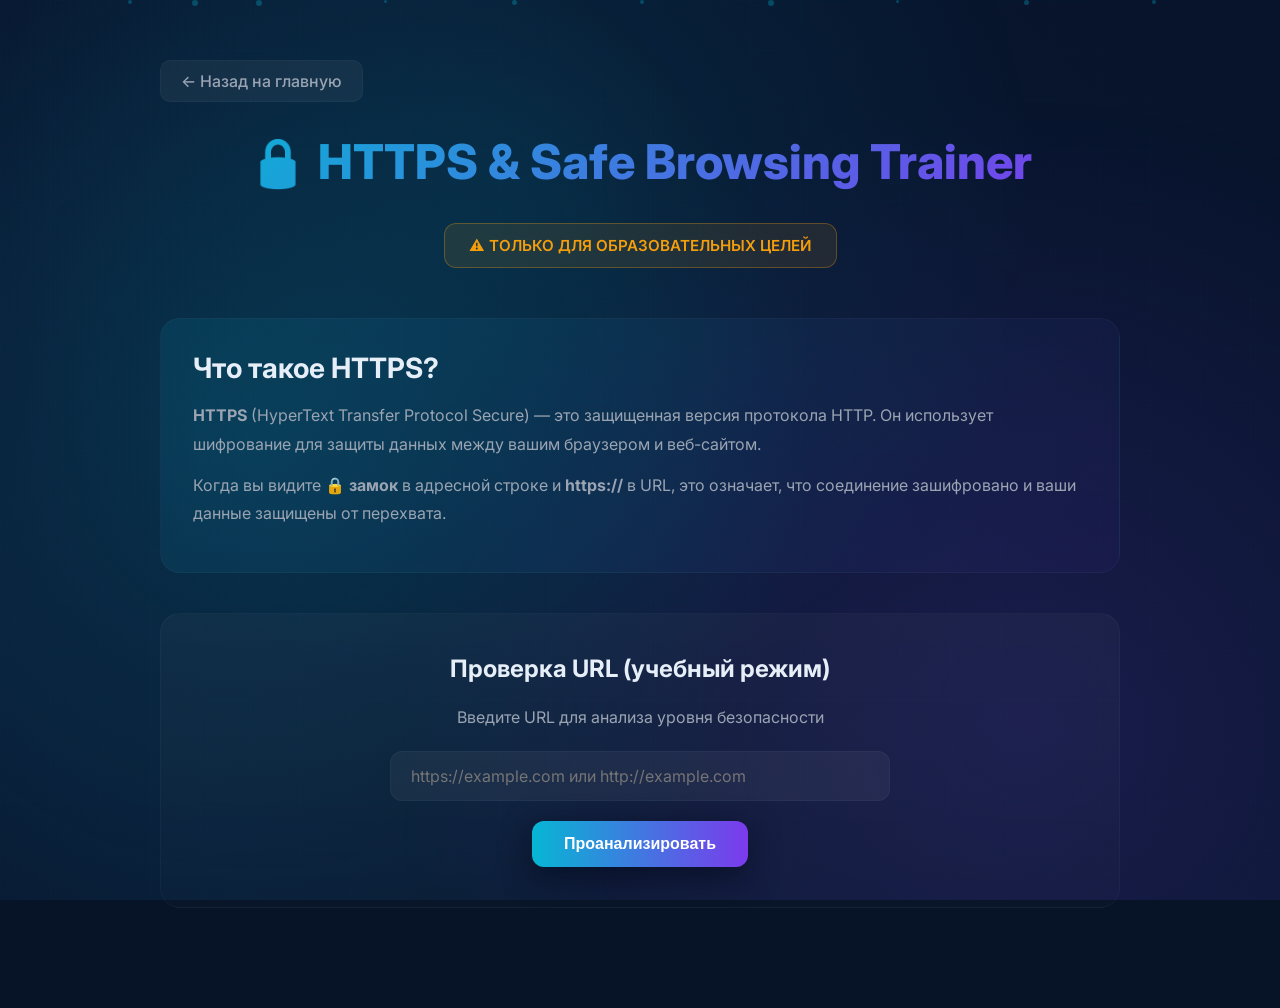
<file: frontend/https-trainer.html>
<!doctype html>
<html lang="ru">
<head>
  <meta charset="utf-8">
  <meta name="viewport" content="width=device-width,initial-scale=1">
  <title>HTTPS & Safe Browsing Trainer — CyberSafe Lab</title>
  <link rel="icon" type="image/svg+xml" href="/favicon.svg">
  <link rel="apple-touch-icon" href="/favicon.svg">
  <link href="https://fonts.googleapis.com/css2?family=Inter:wght@400;500;600;700;800&display=swap" rel="stylesheet">
  <style>
    :root {
      --bg: #071427;
      --bg-dark: #061026;
      --card: #0b1221;
      --accent: #06b6d4;
      --accent2: #7c3aed;
      --muted: #9aa4b2;
      --text: #e6eef8;
      --success: #10b981;
      --warning: #f59e0b;
      --error: #ef4444;
      --border: rgba(255, 255, 255, 0.03);
      --shadow: 0 8px 30px rgba(2, 6, 23, 0.6);
    }

    * {
      box-sizing: border-box;
      margin: 0;
      padding: 0;
    }

    body {
      font-family: 'Inter', system-ui, -apple-system, Arial, sans-serif;
      margin: 0;
      min-height: 100vh;
      background: #071427;
      color: var(--text);
      padding: 20px;
      position: relative;
      overflow-x: hidden;
    }

    body::before {
      content: '';
      position: fixed;
      top: 0;
      left: 0;
      width: 100%;
      height: 100%;
      background: linear-gradient(45deg, #071427, #0a1b35, #061026, #0d1f3a);
      background-size: 400% 400%;
      animation: gradientShift 15s ease infinite;
      z-index: -3;
    }

    body::after {
      content: '';
      position: fixed;
      top: 0;
      left: 0;
      width: 100%;
      height: 100%;
      background-image: 
        radial-gradient(circle at 20% 50%, rgba(6, 182, 212, 0.15) 0%, transparent 50%),
        radial-gradient(circle at 80% 80%, rgba(124, 58, 237, 0.15) 0%, transparent 50%),
        radial-gradient(circle at 40% 20%, rgba(6, 182, 212, 0.1) 0%, transparent 50%);
      animation: pulse 8s ease-in-out infinite;
      z-index: -2;
    }

    @keyframes gradientShift {
      0% { background-position: 0% 50%; }
      50% { background-position: 100% 50%; }
      100% { background-position: 0% 50%; }
    }

    @keyframes pulse {
      0%, 100% { opacity: 0.6; transform: scale(1); }
      50% { opacity: 0.8; transform: scale(1.05); }
    }

    .animated-bg {
      position: fixed;
      top: 0;
      left: 0;
      width: 100%;
      height: 100%;
      z-index: -1;
      overflow: hidden;
      pointer-events: none;
    }

    .particle {
      position: absolute;
      border-radius: 50%;
      background: rgba(6, 182, 212, 0.3);
      animation: float 20s infinite ease-in-out;
    }

    .particle:nth-child(1) { width: 4px; height: 4px; left: 10%; animation-delay: 0s; animation-duration: 15s; }
    .particle:nth-child(2) { width: 6px; height: 6px; left: 20%; animation-delay: 2s; animation-duration: 18s; }
    .particle:nth-child(3) { width: 3px; height: 3px; left: 30%; animation-delay: 4s; animation-duration: 20s; }
    .particle:nth-child(4) { width: 5px; height: 5px; left: 40%; animation-delay: 1s; animation-duration: 16s; }
    .particle:nth-child(5) { width: 4px; height: 4px; left: 50%; animation-delay: 3s; animation-duration: 19s; }
    .particle:nth-child(6) { width: 6px; height: 6px; left: 60%; animation-delay: 5s; animation-duration: 17s; }
    .particle:nth-child(7) { width: 3px; height: 3px; left: 70%; animation-delay: 2.5s; animation-duration: 21s; }
    .particle:nth-child(8) { width: 5px; height: 5px; left: 80%; animation-delay: 4.5s; animation-duration: 18s; }
    .particle:nth-child(9) { width: 4px; height: 4px; left: 90%; animation-delay: 1.5s; animation-duration: 16s; }
    .particle:nth-child(10) { width: 6px; height: 6px; left: 15%; animation-delay: 3.5s; animation-duration: 22s; }

    @keyframes float {
      0% { transform: translateY(100vh) translateX(0) scale(0); opacity: 0; }
      10% { opacity: 1; }
      90% { opacity: 1; }
      100% { transform: translateY(-100px) translateX(100px) scale(1); opacity: 0; }
    }

    .grid-overlay {
      position: fixed;
      top: 0;
      left: 0;
      width: 100%;
      height: 100%;
      background-image: 
        linear-gradient(rgba(6, 182, 212, 0.03) 1px, transparent 1px),
        linear-gradient(90deg, rgba(6, 182, 212, 0.03) 1px, transparent 1px);
      background-size: 50px 50px;
      z-index: -1;
      animation: gridMove 20s linear infinite;
      opacity: 0.5;
    }

    @keyframes gridMove {
      0% { transform: translate(0, 0); }
      100% { transform: translate(50px, 50px); }
    }

    .container {
      max-width: 1000px;
      margin: 0 auto;
      padding: 40px 20px;
    }

    .back-link {
      display: inline-flex;
      align-items: center;
      gap: 8px;
      padding: 10px 20px;
      background: rgba(255, 255, 255, 0.05);
      border: 1px solid var(--border);
      border-radius: 10px;
      color: var(--muted);
      text-decoration: none;
      font-weight: 500;
      margin-bottom: 30px;
      transition: all 0.2s;
    }

    .back-link:hover {
      background: rgba(255, 255, 255, 0.08);
      color: var(--text);
    }

    .header {
      text-align: center;
      margin-bottom: 50px;
    }

    .header h1 {
      font-size: 3rem;
      font-weight: 800;
      margin-bottom: 16px;
      background: linear-gradient(135deg, var(--accent), var(--accent2));
      -webkit-background-clip: text;
      -webkit-text-fill-color: transparent;
      background-clip: text;
    }

    .warning-banner {
      display: inline-block;
      padding: 12px 24px;
      background: rgba(245, 158, 11, 0.1);
      border: 1px solid rgba(245, 158, 11, 0.3);
      border-radius: 12px;
      color: var(--warning);
      font-size: 0.95rem;
      font-weight: 600;
      margin-top: 16px;
    }

    /* Info Section */
    .info-section {
      background: linear-gradient(135deg, rgba(6, 182, 212, 0.1), rgba(124, 58, 237, 0.05));
      border: 1px solid var(--border);
      border-radius: 20px;
      padding: 32px;
      margin-bottom: 40px;
    }

    .info-section h2 {
      font-size: 1.75rem;
      margin-bottom: 16px;
      color: var(--text);
    }

    .info-section p {
      color: var(--muted);
      line-height: 1.8;
      margin-bottom: 12px;
    }

    /* Input Section */
    .input-section {
      background: linear-gradient(180deg, rgba(255, 255, 255, 0.03), rgba(255, 255, 255, 0.01));
      border: 1px solid var(--border);
      border-radius: 20px;
      padding: 40px;
      margin-bottom: 40px;
      text-align: center;
    }

    .input-section h2 {
      font-size: 1.5rem;
      margin-bottom: 24px;
      color: var(--text);
    }

    .url-input {
      width: 100%;
      max-width: 500px;
      padding: 14px 20px;
      background: rgba(255, 255, 255, 0.05);
      border: 1px solid var(--border);
      border-radius: 12px;
      color: var(--text);
      font-size: 1rem;
      font-family: 'Inter', sans-serif;
      margin-bottom: 20px;
      transition: all 0.3s;
    }

    .url-input:focus {
      outline: none;
      border-color: var(--accent);
      background: rgba(255, 255, 255, 0.08);
      box-shadow: 0 0 0 3px rgba(6, 182, 212, 0.1);
    }

    .btn-check {
      padding: 14px 32px;
      background: linear-gradient(90deg, var(--accent), var(--accent2));
      border: none;
      border-radius: 12px;
      color: white;
      font-weight: 600;
      font-size: 1rem;
      cursor: pointer;
      transition: all 0.3s;
      box-shadow: var(--shadow);
    }

    .btn-check:hover {
      transform: translateY(-2px);
      box-shadow: 0 12px 40px rgba(2, 6, 23, 0.8);
    }

    /* Result Section */
    .result-section {
      display: none;
      margin-top: 40px;
    }

    .result-section.visible {
      display: block;
      animation: fadeInUp 0.8s ease-out;
    }

    .analysis-card {
      background: rgba(0, 0, 0, 0.2);
      border: 1px solid var(--border);
      border-radius: 16px;
      padding: 32px;
      margin-bottom: 24px;
    }

    .analysis-card.safe {
      border-left: 4px solid var(--success);
      background: rgba(16, 185, 129, 0.1);
    }

    .analysis-card.warning {
      border-left: 4px solid var(--warning);
      background: rgba(245, 158, 11, 0.1);
    }

    .analysis-card.danger {
      border-left: 4px solid var(--error);
      background: rgba(239, 68, 68, 0.1);
    }

    .analysis-card h3 {
      font-size: 1.5rem;
      margin-bottom: 16px;
      display: flex;
      align-items: center;
      gap: 12px;
    }

    .url-display {
      background: rgba(0, 0, 0, 0.3);
      border-radius: 12px;
      padding: 16px;
      margin: 20px 0;
      font-family: 'Courier New', monospace;
      font-size: 1.1rem;
      word-break: break-all;
    }

    .features-list {
      list-style: none;
      padding: 0;
      margin-top: 20px;
    }

    .features-list li {
      padding: 12px 0;
      padding-left: 32px;
      position: relative;
      color: var(--muted);
      line-height: 1.6;
    }

    .features-list li::before {
      content: '✓';
      position: absolute;
      left: 0;
      color: var(--success);
      font-weight: 700;
      font-size: 1.2rem;
    }

    .features-list li.warning::before {
      content: '⚠';
      color: var(--warning);
    }

    .features-list li.danger::before {
      content: '✗';
      color: var(--error);
    }

    .explanation-box {
      background: rgba(6, 182, 212, 0.1);
      border: 1px solid rgba(6, 182, 212, 0.3);
      border-radius: 12px;
      padding: 24px;
      margin-top: 24px;
    }

    .explanation-box h4 {
      color: var(--accent);
      margin-bottom: 12px;
      display: flex;
      align-items: center;
      gap: 8px;
    }

    .explanation-box p {
      color: var(--muted);
      line-height: 1.8;
    }

    @keyframes fadeInUp {
      from {
        opacity: 0;
        transform: translateY(30px);
      }
      to {
        opacity: 1;
        transform: translateY(0);
      }
    }

    @media (max-width: 768px) {
      .header h1 {
        font-size: 2rem;
      }
    }
  </style>
</head>
<body>
  <div class="animated-bg">
    <div class="particle"></div>
    <div class="particle"></div>
    <div class="particle"></div>
    <div class="particle"></div>
    <div class="particle"></div>
    <div class="particle"></div>
    <div class="particle"></div>
    <div class="particle"></div>
    <div class="particle"></div>
    <div class="particle"></div>
  </div>
  <div class="grid-overlay"></div>
  <div class="container">
    <a href="/" class="back-link">← Назад на главную</a>

    <header class="header">
      <h1>🔒 HTTPS & Safe Browsing Trainer</h1>
      <div class="warning-banner">
        ⚠️ ТОЛЬКО ДЛЯ ОБРАЗОВАТЕЛЬНЫХ ЦЕЛЕЙ
      </div>
    </header>

    <!-- Info Section -->
    <section class="info-section">
      <h2>Что такое HTTPS?</h2>
      <p>
        <strong>HTTPS</strong> (HyperText Transfer Protocol Secure) — это защищенная версия протокола HTTP. 
        Он использует шифрование для защиты данных между вашим браузером и веб-сайтом.
      </p>
      <p>
        Когда вы видите <strong>🔒 замок</strong> в адресной строке и <strong>https://</strong> в URL, 
        это означает, что соединение зашифровано и ваши данные защищены от перехвата.
      </p>
    </section>

    <!-- Input Section -->
    <section class="input-section">
      <h2>Проверка URL (учебный режим)</h2>
      <p style="color: var(--muted); margin-bottom: 24px;">
        Введите URL для анализа уровня безопасности
      </p>
      <input 
        type="text" 
        id="urlInput" 
        class="url-input" 
        placeholder="https://example.com или http://example.com"
        autocomplete="off"
      >
      <br>
      <button class="btn-check" onclick="analyzeURL()">Проанализировать</button>
    </section>

    <!-- Result Section -->
    <section class="result-section" id="resultSection">
      <!-- Results will be shown here -->
    </section>
  </div>

  <script>
    function analyzeURL() {
      const url = document.getElementById('urlInput').value.trim();
      
      if (!url) {
        alert('Пожалуйста, введите URL');
        return;
      }

      const resultSection = document.getElementById('resultSection');
      let protocol = '';
      let domain = '';
      let riskLevel = '';
      let cardClass = '';
      let icon = '';
      let title = '';
      let features = [];

      // Parse URL
      try {
        if (!url.startsWith('http://') && !url.startsWith('https://')) {
          url = 'https://' + url;
        }
        const urlObj = new URL(url);
        protocol = urlObj.protocol;
        domain = urlObj.hostname;
      } catch (e) {
        protocol = 'unknown';
        domain = url;
      }

      // Analyze
      if (protocol === 'https:') {
        riskLevel = 'safe';
        cardClass = 'safe';
        icon = '✅';
        title = 'Безопасное соединение (HTTPS)';
        features = [
          { text: 'Соединение зашифровано', type: 'safe' },
          { text: 'Данные защищены от перехвата', type: 'safe' },
          { text: 'Сертификат безопасности активен', type: 'safe' }
        ];

        // Check for suspicious domains
        if (domain.includes('free') || domain.includes('login') || domain.includes('secure') && domain.includes('-')) {
          features.push({ text: '⚠ Подозрительный домен — может быть фишинг', type: 'warning' });
        }
      } else if (protocol === 'http:') {
        riskLevel = 'warning';
        cardClass = 'warning';
        icon = '⚠️';
        title = 'Небезопасное соединение (HTTP)';
        features = [
          { text: 'Соединение НЕ зашифровано', type: 'danger' },
          { text: 'Данные могут быть перехвачены', type: 'danger' },
          { text: 'Пароли и личная информация под угрозой', type: 'danger' },
          { text: 'Не вводите конфиденциальные данные', type: 'warning' }
        ];
      } else {
        riskLevel = 'danger';
        cardClass = 'danger';
        icon = '❌';
        title = 'Неизвестный протокол';
        features = [
          { text: 'Невозможно определить тип соединения', type: 'danger' },
          { text: 'Не переходите по подозрительным ссылкам', type: 'warning' }
        ];
      }

      resultSection.innerHTML = `
        <div class="analysis-card ${cardClass}">
          <h3>${icon} ${title}</h3>
          <div class="url-display">${protocol}//${domain}</div>
          
          <ul class="features-list">
            ${features.map(f => `<li class="${f.type}">${f.text}</li>`).join('')}
          </ul>

          <div class="explanation-box">
            <h4>💡 Объяснение простым языком:</h4>
            <p>
              ${riskLevel === 'safe' 
                ? 'HTTPS = шифрование соединения. Ваши данные защищены при передаче. Однако это НЕ гарантирует, что сайт честный — важно также проверять домен и орфографию URL.'
                : riskLevel === 'warning'
                ? 'HTTP = отсутствие шифрования. Любой, кто перехватит ваше соединение, сможет увидеть ваши данные. НИКОГДА не вводите пароли, номера карт или другую конфиденциальную информацию на сайтах с HTTP.'
                : 'Будьте осторожны с неизвестными протоколами. Всегда проверяйте URL перед переходом.'}
            </p>
            <p style="margin-top: 12px;">
              <strong>Важно помнить:</strong> HTTPS защищает соединение, но не гарантирует безопасность сайта. 
              Всегда проверяйте домен, орфографию URL и не переходите по подозрительным ссылкам.
            </p>
          </div>
        </div>
      `;

      resultSection.classList.add('visible');
      resultSection.scrollIntoView({ behavior: 'smooth', block: 'nearest' });
    }

    // Allow Enter key
    document.getElementById('urlInput').addEventListener('keypress', function(e) {
      if (e.key === 'Enter') {
        analyzeURL();
      }
    });
  </script>
</body>
</html>
</file>
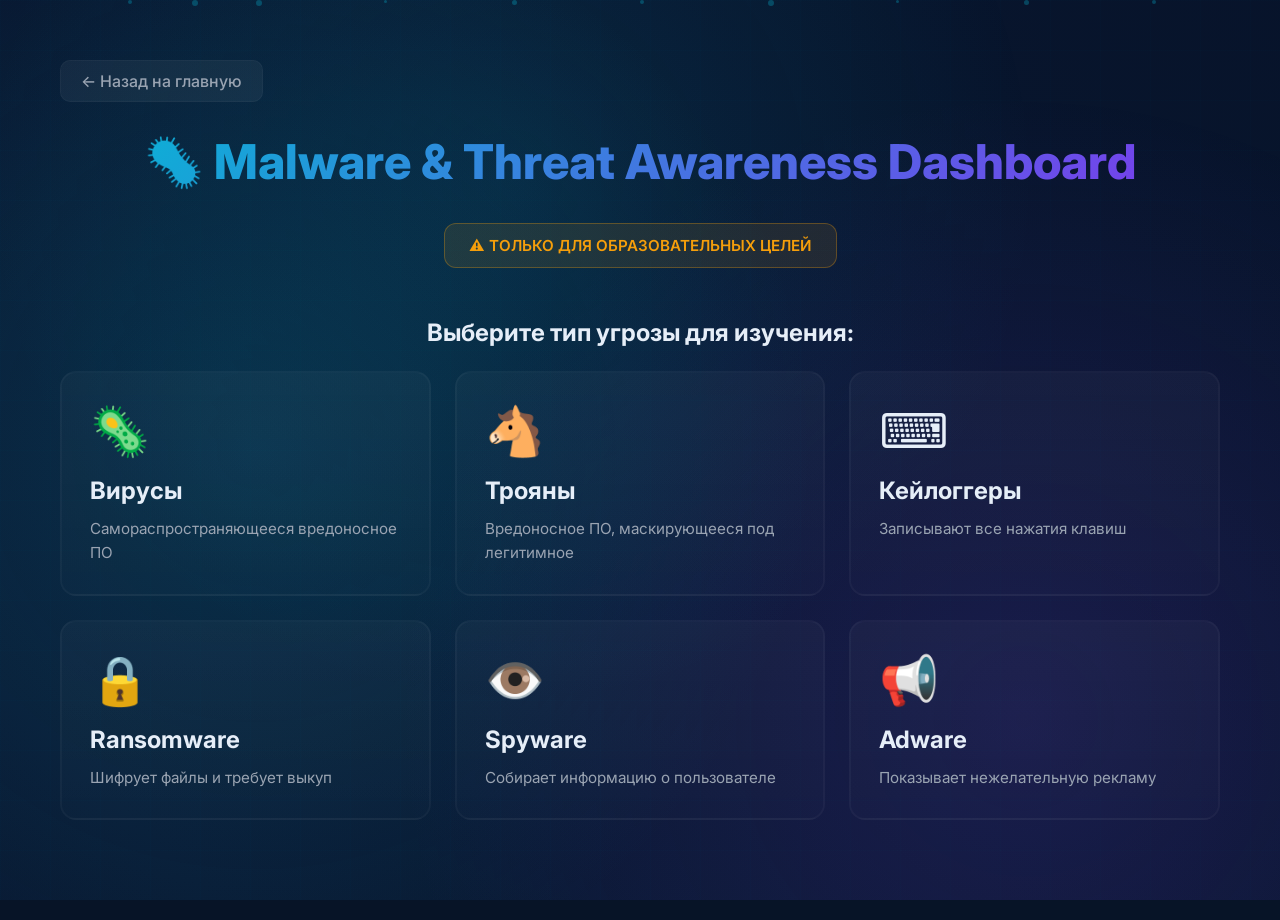
<file: frontend/malware-awareness.html>
<!doctype html>
<html lang="ru">
<head>
  <meta charset="utf-8">
  <meta name="viewport" content="width=device-width,initial-scale=1">
  <title>Malware & Threat Awareness Dashboard — CyberSafe Lab</title>
  <link rel="icon" type="image/svg+xml" href="/favicon.svg">
  <link rel="apple-touch-icon" href="/favicon.svg">
  <link href="https://fonts.googleapis.com/css2?family=Inter:wght@400;500;600;700;800&display=swap" rel="stylesheet">
  <style>
    :root {
      --bg: #071427;
      --bg-dark: #061026;
      --card: #0b1221;
      --accent: #06b6d4;
      --accent2: #7c3aed;
      --muted: #9aa4b2;
      --text: #e6eef8;
      --success: #10b981;
      --warning: #f59e0b;
      --error: #ef4444;
      --border: rgba(255, 255, 255, 0.03);
      --shadow: 0 8px 30px rgba(2, 6, 23, 0.6);
    }

    * {
      box-sizing: border-box;
      margin: 0;
      padding: 0;
    }

    body {
      font-family: 'Inter', system-ui, -apple-system, Arial, sans-serif;
      margin: 0;
      min-height: 100vh;
      background: #071427;
      color: var(--text);
      padding: 20px;
      position: relative;
      overflow-x: hidden;
    }

    body::before {
      content: '';
      position: fixed;
      top: 0;
      left: 0;
      width: 100%;
      height: 100%;
      background: linear-gradient(45deg, #071427, #0a1b35, #061026, #0d1f3a);
      background-size: 400% 400%;
      animation: gradientShift 15s ease infinite;
      z-index: -3;
    }

    body::after {
      content: '';
      position: fixed;
      top: 0;
      left: 0;
      width: 100%;
      height: 100%;
      background-image: 
        radial-gradient(circle at 20% 50%, rgba(6, 182, 212, 0.15) 0%, transparent 50%),
        radial-gradient(circle at 80% 80%, rgba(124, 58, 237, 0.15) 0%, transparent 50%),
        radial-gradient(circle at 40% 20%, rgba(6, 182, 212, 0.1) 0%, transparent 50%);
      animation: pulse 8s ease-in-out infinite;
      z-index: -2;
    }

    @keyframes gradientShift {
      0% { background-position: 0% 50%; }
      50% { background-position: 100% 50%; }
      100% { background-position: 0% 50%; }
    }

    @keyframes pulse {
      0%, 100% { opacity: 0.6; transform: scale(1); }
      50% { opacity: 0.8; transform: scale(1.05); }
    }

    .animated-bg {
      position: fixed;
      top: 0;
      left: 0;
      width: 100%;
      height: 100%;
      z-index: -1;
      overflow: hidden;
      pointer-events: none;
    }

    .particle {
      position: absolute;
      border-radius: 50%;
      background: rgba(6, 182, 212, 0.3);
      animation: float 20s infinite ease-in-out;
    }

    .particle:nth-child(1) { width: 4px; height: 4px; left: 10%; animation-delay: 0s; animation-duration: 15s; }
    .particle:nth-child(2) { width: 6px; height: 6px; left: 20%; animation-delay: 2s; animation-duration: 18s; }
    .particle:nth-child(3) { width: 3px; height: 3px; left: 30%; animation-delay: 4s; animation-duration: 20s; }
    .particle:nth-child(4) { width: 5px; height: 5px; left: 40%; animation-delay: 1s; animation-duration: 16s; }
    .particle:nth-child(5) { width: 4px; height: 4px; left: 50%; animation-delay: 3s; animation-duration: 19s; }
    .particle:nth-child(6) { width: 6px; height: 6px; left: 60%; animation-delay: 5s; animation-duration: 17s; }
    .particle:nth-child(7) { width: 3px; height: 3px; left: 70%; animation-delay: 2.5s; animation-duration: 21s; }
    .particle:nth-child(8) { width: 5px; height: 5px; left: 80%; animation-delay: 4.5s; animation-duration: 18s; }
    .particle:nth-child(9) { width: 4px; height: 4px; left: 90%; animation-delay: 1.5s; animation-duration: 16s; }
    .particle:nth-child(10) { width: 6px; height: 6px; left: 15%; animation-delay: 3.5s; animation-duration: 22s; }

    @keyframes float {
      0% { transform: translateY(100vh) translateX(0) scale(0); opacity: 0; }
      10% { opacity: 1; }
      90% { opacity: 1; }
      100% { transform: translateY(-100px) translateX(100px) scale(1); opacity: 0; }
    }

    .grid-overlay {
      position: fixed;
      top: 0;
      left: 0;
      width: 100%;
      height: 100%;
      background-image: 
        linear-gradient(rgba(6, 182, 212, 0.03) 1px, transparent 1px),
        linear-gradient(90deg, rgba(6, 182, 212, 0.03) 1px, transparent 1px);
      background-size: 50px 50px;
      z-index: -1;
      animation: gridMove 20s linear infinite;
      opacity: 0.5;
    }

    @keyframes gridMove {
      0% { transform: translate(0, 0); }
      100% { transform: translate(50px, 50px); }
    }

    .container {
      max-width: 1200px;
      margin: 0 auto;
      padding: 40px 20px;
    }

    .back-link {
      display: inline-flex;
      align-items: center;
      gap: 8px;
      padding: 10px 20px;
      background: rgba(255, 255, 255, 0.05);
      border: 1px solid var(--border);
      border-radius: 10px;
      color: var(--muted);
      text-decoration: none;
      font-weight: 500;
      margin-bottom: 30px;
      transition: all 0.2s;
    }

    .back-link:hover {
      background: rgba(255, 255, 255, 0.08);
      color: var(--text);
    }

    .header {
      text-align: center;
      margin-bottom: 50px;
    }

    .header h1 {
      font-size: 3rem;
      font-weight: 800;
      margin-bottom: 16px;
      background: linear-gradient(135deg, var(--accent), var(--accent2));
      -webkit-background-clip: text;
      -webkit-text-fill-color: transparent;
      background-clip: text;
    }

    .warning-banner {
      display: inline-block;
      padding: 12px 24px;
      background: rgba(245, 158, 11, 0.1);
      border: 1px solid rgba(245, 158, 11, 0.3);
      border-radius: 12px;
      color: var(--warning);
      font-size: 0.95rem;
      font-weight: 600;
      margin-top: 16px;
    }

    /* Threats Grid */
    .threats-grid {
      display: grid;
      grid-template-columns: repeat(auto-fit, minmax(300px, 1fr));
      gap: 24px;
      margin-bottom: 40px;
    }

    .threat-card {
      background: linear-gradient(180deg, rgba(255, 255, 255, 0.03), rgba(255, 255, 255, 0.01));
      border: 2px solid var(--border);
      border-radius: 16px;
      padding: 28px;
      cursor: pointer;
      transition: all 0.4s cubic-bezier(0.4, 0, 0.2, 1);
      position: relative;
      overflow: hidden;
      animation: fadeInUp 0.8s ease-out both;
    }

    .threat-card:nth-child(1) { animation-delay: 0.1s; }
    .threat-card:nth-child(2) { animation-delay: 0.2s; }
    .threat-card:nth-child(3) { animation-delay: 0.3s; }
    .threat-card:nth-child(4) { animation-delay: 0.4s; }
    .threat-card:nth-child(5) { animation-delay: 0.5s; }
    .threat-card:nth-child(6) { animation-delay: 0.6s; }

    .threat-card::before {
      content: '';
      position: absolute;
      top: 0;
      left: 0;
      right: 0;
      height: 3px;
      background: linear-gradient(90deg, var(--accent), var(--accent2));
      opacity: 0;
      transition: opacity 0.3s;
    }

    .threat-card:hover {
      transform: translateY(-6px);
      border-color: var(--accent);
      box-shadow: var(--shadow);
    }

    .threat-card:hover::before {
      opacity: 1;
    }

    .threat-card.selected {
      border-color: var(--accent);
      background: linear-gradient(180deg, rgba(6, 182, 212, 0.1), rgba(124, 58, 237, 0.05));
    }

    .threat-icon {
      font-size: 3rem;
      margin-bottom: 16px;
    }

    .threat-title {
      font-size: 1.5rem;
      font-weight: 700;
      margin-bottom: 12px;
      color: var(--text);
    }

    .threat-description {
      color: var(--muted);
      font-size: 0.95rem;
      line-height: 1.6;
    }

    /* Result Section */
    .result-section {
      display: none;
      margin-top: 40px;
      animation: fadeInUp 0.8s ease-out;
    }

    .result-section.visible {
      display: block;
    }

    .result-card {
      background: rgba(0, 0, 0, 0.2);
      border: 1px solid var(--border);
      border-radius: 16px;
      padding: 32px;
      margin-bottom: 24px;
    }

    .result-card h2 {
      font-size: 1.75rem;
      margin-bottom: 24px;
      color: var(--text);
    }

    .info-box {
      background: rgba(0, 0, 0, 0.3);
      border-left: 4px solid var(--accent);
      border-radius: 12px;
      padding: 20px;
      margin: 20px 0;
    }

    .info-box h3 {
      font-size: 1.1rem;
      margin-bottom: 12px;
      color: var(--text);
    }

    .info-box p, .info-box ul {
      color: var(--muted);
      line-height: 1.8;
    }

    .info-box ul {
      list-style: none;
      padding-left: 0;
      margin-top: 12px;
    }

    .info-box li {
      padding: 8px 0;
      padding-left: 24px;
      position: relative;
    }

    .info-box li::before {
      content: '•';
      position: absolute;
      left: 0;
      color: var(--accent);
      font-weight: 700;
    }

    .prevention-box {
      background: rgba(16, 185, 129, 0.1);
      border: 1px solid rgba(16, 185, 129, 0.3);
      border-radius: 12px;
      padding: 24px;
      margin-top: 24px;
    }

    .prevention-box h3 {
      color: var(--success);
      margin-bottom: 16px;
      display: flex;
      align-items: center;
      gap: 8px;
    }

    .prevention-box ul {
      list-style: none;
      padding: 0;
    }

    .prevention-box li {
      padding: 10px 0;
      padding-left: 28px;
      position: relative;
      color: var(--muted);
      line-height: 1.6;
    }

    .prevention-box li::before {
      content: '✓';
      position: absolute;
      left: 0;
      color: var(--success);
      font-weight: 700;
      font-size: 1.2rem;
    }

    @keyframes fadeInUp {
      from {
        opacity: 0;
        transform: translateY(30px);
      }
      to {
        opacity: 1;
        transform: translateY(0);
      }
    }

    @media (max-width: 768px) {
      .header h1 {
        font-size: 2rem;
      }

      .threats-grid {
        grid-template-columns: 1fr;
      }
    }
  </style>
</head>
<body>
  <div class="animated-bg">
    <div class="particle"></div>
    <div class="particle"></div>
    <div class="particle"></div>
    <div class="particle"></div>
    <div class="particle"></div>
    <div class="particle"></div>
    <div class="particle"></div>
    <div class="particle"></div>
    <div class="particle"></div>
    <div class="particle"></div>
  </div>
  <div class="grid-overlay"></div>
  <div class="container">
    <a href="/" class="back-link">← Назад на главную</a>

    <header class="header">
      <h1>🦠 Malware & Threat Awareness Dashboard</h1>
      <div class="warning-banner">
        ⚠️ ТОЛЬКО ДЛЯ ОБРАЗОВАТЕЛЬНЫХ ЦЕЛЕЙ
      </div>
    </header>

    <section>
      <h2 style="font-size: 1.5rem; margin-bottom: 24px; color: var(--text); text-align: center;">
        Выберите тип угрозы для изучения:
      </h2>
      <div class="threats-grid">
        <div class="threat-card" onclick="showThreat('virus')">
          <div class="threat-icon">🦠</div>
          <h3 class="threat-title">Вирусы</h3>
          <p class="threat-description">Самораспространяющееся вредоносное ПО</p>
        </div>

        <div class="threat-card" onclick="showThreat('trojan')">
          <div class="threat-icon">🐴</div>
          <h3 class="threat-title">Трояны</h3>
          <p class="threat-description">Вредоносное ПО, маскирующееся под легитимное</p>
        </div>

        <div class="threat-card" onclick="showThreat('keylogger')">
          <div class="threat-icon">⌨️</div>
          <h3 class="threat-title">Кейлоггеры</h3>
          <p class="threat-description">Записывают все нажатия клавиш</p>
        </div>

        <div class="threat-card" onclick="showThreat('ransomware')">
          <div class="threat-icon">🔒</div>
          <h3 class="threat-title">Ransomware</h3>
          <p class="threat-description">Шифрует файлы и требует выкуп</p>
        </div>

        <div class="threat-card" onclick="showThreat('spyware')">
          <div class="threat-icon">👁️</div>
          <h3 class="threat-title">Spyware</h3>
          <p class="threat-description">Собирает информацию о пользователе</p>
        </div>

        <div class="threat-card" onclick="showThreat('adware')">
          <div class="threat-icon">📢</div>
          <h3 class="threat-title">Adware</h3>
          <p class="threat-description">Показывает нежелательную рекламу</p>
        </div>
      </div>
    </section>

    <!-- Result Section -->
    <section class="result-section" id="resultSection">
      <!-- Results will be shown here -->
    </section>
  </div>

  <script>
    const threats = {
      virus: {
        title: '🦠 Вирусы',
        infection: [
          'Через зараженные файлы и программы',
          'Через USB-накопители и внешние диски',
          'Через вложения в электронной почте',
          'Через загрузки с ненадежных сайтов'
        ],
        behavior: [
          'Самораспространяется, заражая другие файлы',
          'Может повредить или удалить данные',
          'Замедляет работу системы',
          'Может отключить антивирус'
        ],
        consequences: [
          'Потеря данных',
          'Повреждение системы',
          'Кража личной информации',
          'Использование компьютера для атак на другие системы'
        ],
        prevention: [
          'Используйте надежный антивирус',
          'Не открывайте подозрительные файлы',
          'Регулярно обновляйте систему и программы',
          'Не подключайте неизвестные USB-накопители',
          'Сканируйте файлы перед открытием'
        ]
      },
      trojan: {
        title: '🐴 Трояны',
        infection: [
          'Маскируются под легитимные программы',
          'Скачиваются вместе с другими программами',
          'Через поддельные обновления',
          'Через фишинговые письма'
        ],
        behavior: [
          'Создают бэкдор для удаленного доступа',
          'Крадут пароли и данные',
          'Устанавливают другие вредоносные программы',
          'Могут контролировать ваш компьютер'
        ],
        consequences: [
          'Полный контроль над системой',
          'Кража всех паролей и данных',
          'Использование для кибератак',
          'Финансовые потери'
        ],
        prevention: [
          'Скачивайте программы только с официальных сайтов',
          'Проверяйте цифровые подписи',
          'Не открывайте подозрительные вложения',
          'Используйте антивирус с защитой в реальном времени',
          'Будьте осторожны с "бесплатными" программами'
        ]
      },
      keylogger: {
        title: '⌨️ Кейлоггеры',
        infection: [
          'Через вредоносные программы',
          'Через зараженные веб-сайты',
          'Через физическую установку (на рабочих местах)',
          'Через фишинговые атаки'
        ],
        behavior: [
          'Записывает все нажатия клавиш',
          'Перехватывает пароли и логины',
          'Может делать скриншоты экрана',
          'Отправляет данные злоумышленникам'
        ],
        consequences: [
          'Кража всех паролей',
          'Доступ ко всем аккаунтам',
          'Кража банковских данных',
          'Кража личной информации'
        ],
        prevention: [
          'Используйте менеджер паролей (автозаполнение)',
          'Включите двухфакторную аутентификацию',
          'Используйте виртуальную клавиатуру для важных данных',
          'Регулярно проверяйте систему антивирусом',
          'Не вводите пароли на подозрительных сайтах'
        ]
      },
      ransomware: {
        title: '🔒 Ransomware',
        infection: [
          'Через вредоносные вложения в email',
          'Через уязвимости в программном обеспечении',
          'Через зараженные веб-сайты',
          'Через удаленный доступ (RDP)'
        ],
        behavior: [
          'Шифрует все файлы на компьютере',
          'Требует выкуп за расшифровку',
          'Может распространяться по сети',
          'Блокирует доступ к системе'
        ],
        consequences: [
          'Потеря всех данных',
          'Финансовые потери (выкуп)',
          'Остановка работы бизнеса',
          'Невозможность восстановить данные без резервных копий'
        ],
        prevention: [
          'Регулярно делайте резервные копии',
          'Не открывайте подозрительные вложения',
          'Обновляйте систему и программы',
          'Используйте надежный антивирус',
          'Ограничьте права доступа пользователей',
          'Не платите выкуп — обращайтесь к специалистам'
        ]
      },
      spyware: {
        title: '👁️ Spyware',
        infection: [
          'Через бесплатные программы',
          'Через зараженные веб-сайты',
          'Через вложения в email',
          'Через поддельные обновления'
        ],
        behavior: [
          'Собирает информацию о вашей активности',
          'Отслеживает посещенные сайты',
          'Собирает личные данные',
          'Мониторит использование программ'
        ],
        consequences: [
          'Нарушение конфиденциальности',
          'Кража личной информации',
          'Целевая реклама',
          'Продажа данных третьим лицам'
        ],
        prevention: [
          'Используйте антивирус с защитой от spyware',
          'Не устанавливайте подозрительные программы',
          'Читайте лицензионные соглашения',
          'Используйте брандмауэр',
          'Регулярно проверяйте систему'
        ]
      },
      adware: {
        title: '📢 Adware',
        infection: [
          'Вместе с бесплатными программами',
          'Через зараженные веб-сайты',
          'Через поддельные расширения браузера',
          'Через "бесплатные" приложения'
        ],
        behavior: [
          'Показывает нежелательную рекламу',
          'Изменяет настройки браузера',
          'Замедляет работу системы',
          'Перенаправляет на рекламные сайты'
        ],
        consequences: [
          'Раздражающая реклама',
          'Замедление работы браузера',
          'Нарушение конфиденциальности',
          'Потенциальная установка других вредоносных программ'
        ],
        prevention: [
          'Не устанавливайте подозрительные программы',
          'Внимательно читайте условия установки',
          'Используйте расширения для блокировки рекламы',
          'Регулярно проверяйте расширения браузера',
          'Используйте антивирус'
        ]
      }
    };

    function showThreat(threatKey) {
      const threat = threats[threatKey];
      const resultSection = document.getElementById('resultSection');
      
      // Remove previous selection
      document.querySelectorAll('.threat-card').forEach(card => {
        card.classList.remove('selected');
      });
      
      // Add selection
      event.currentTarget.classList.add('selected');

      resultSection.innerHTML = `
        <div class="result-card">
          <h2>${threat.title}</h2>

          <div class="info-box">
            <h3>1️⃣ Как пользователь заражается:</h3>
            <ul>
              ${threat.infection.map(item => `<li>${item}</li>`).join('')}
            </ul>
          </div>

          <div class="info-box">
            <h3>2️⃣ Что происходит после заражения:</h3>
            <ul>
              ${threat.behavior.map(item => `<li>${item}</li>`).join('')}
            </ul>
          </div>

          <div class="info-box">
            <h3>3️⃣ Какие последствия:</h3>
            <ul>
              ${threat.consequences.map(item => `<li>${item}</li>`).join('')}
            </ul>
          </div>

          <div class="prevention-box">
            <h3>4️⃣ Как этого избежать:</h3>
            <ul>
              ${threat.prevention.map(item => `<li>${item}</li>`).join('')}
            </ul>
          </div>
        </div>
      `;

      resultSection.classList.add('visible');
      resultSection.scrollIntoView({ behavior: 'smooth', block: 'nearest' });
    }
  </script>
</body>
</html>
</file>
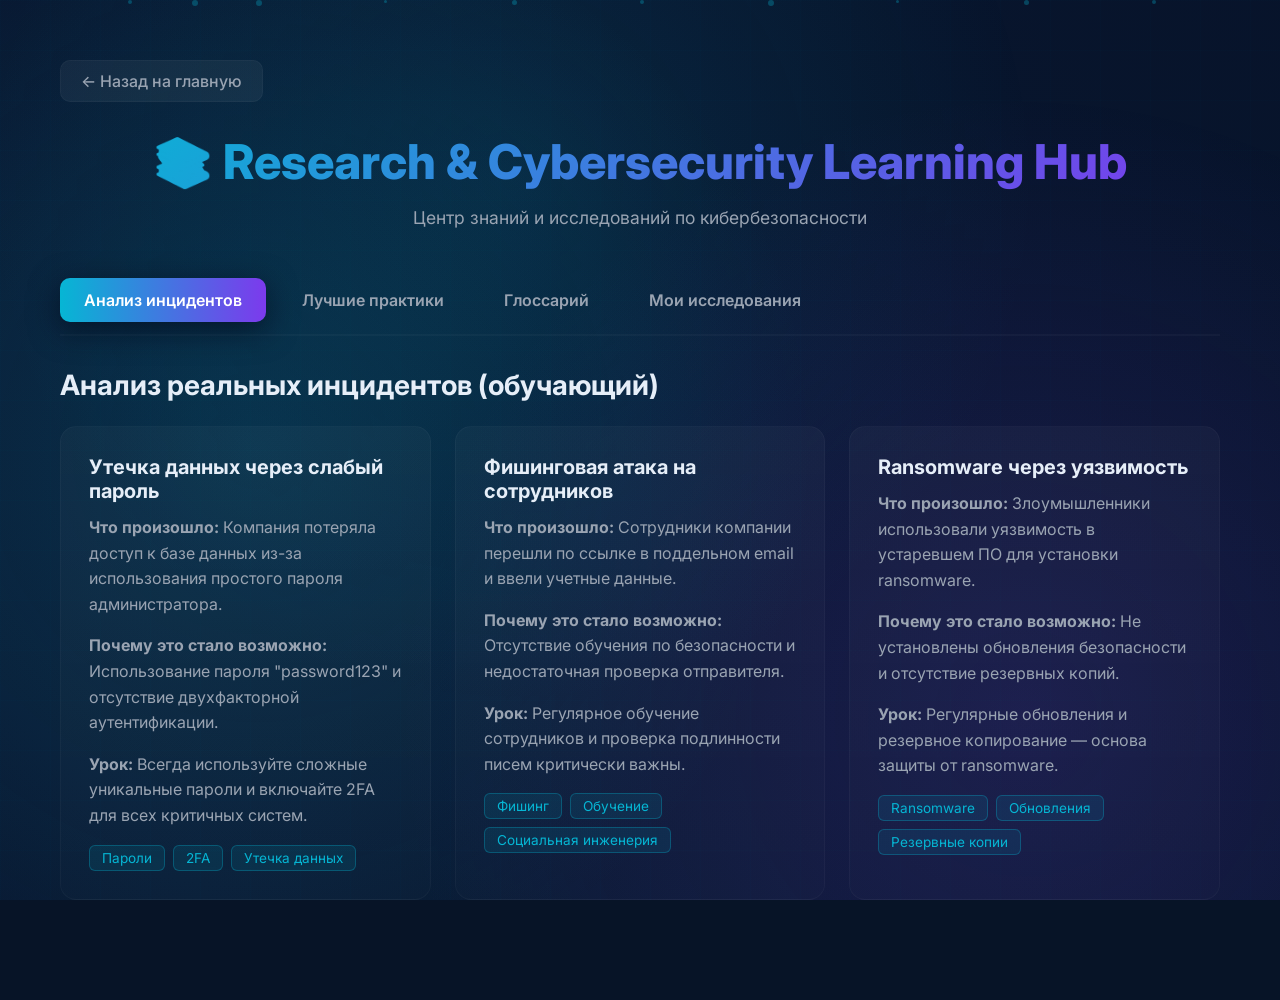
<file: frontend/research-hub.html>
<!doctype html>
<html lang="ru">
<head>
  <meta charset="utf-8">
  <meta name="viewport" content="width=device-width,initial-scale=1">
  <title>Research & Cybersecurity Learning Hub — CyberSafe Lab</title>
  <link rel="icon" type="image/svg+xml" href="/favicon.svg">
  <link rel="apple-touch-icon" href="/favicon.svg">
  <link href="https://fonts.googleapis.com/css2?family=Inter:wght@400;500;600;700;800&display=swap" rel="stylesheet">
  <style>
    :root {
      --bg: #071427;
      --bg-dark: #061026;
      --card: #0b1221;
      --accent: #06b6d4;
      --accent2: #7c3aed;
      --muted: #9aa4b2;
      --text: #e6eef8;
      --success: #10b981;
      --warning: #f59e0b;
      --error: #ef4444;
      --border: rgba(255, 255, 255, 0.03);
      --shadow: 0 8px 30px rgba(2, 6, 23, 0.6);
    }

    * {
      box-sizing: border-box;
      margin: 0;
      padding: 0;
    }

    body {
      font-family: 'Inter', system-ui, -apple-system, Arial, sans-serif;
      margin: 0;
      min-height: 100vh;
      background: #071427;
      color: var(--text);
      padding: 20px;
      position: relative;
      overflow-x: hidden;
    }

    body::before {
      content: '';
      position: fixed;
      top: 0;
      left: 0;
      width: 100%;
      height: 100%;
      background: linear-gradient(45deg, #071427, #0a1b35, #061026, #0d1f3a);
      background-size: 400% 400%;
      animation: gradientShift 15s ease infinite;
      z-index: -3;
    }

    body::after {
      content: '';
      position: fixed;
      top: 0;
      left: 0;
      width: 100%;
      height: 100%;
      background-image: 
        radial-gradient(circle at 20% 50%, rgba(6, 182, 212, 0.15) 0%, transparent 50%),
        radial-gradient(circle at 80% 80%, rgba(124, 58, 237, 0.15) 0%, transparent 50%),
        radial-gradient(circle at 40% 20%, rgba(6, 182, 212, 0.1) 0%, transparent 50%);
      animation: pulse 8s ease-in-out infinite;
      z-index: -2;
    }

    @keyframes gradientShift {
      0% { background-position: 0% 50%; }
      50% { background-position: 100% 50%; }
      100% { background-position: 0% 50%; }
    }

    @keyframes pulse {
      0%, 100% { opacity: 0.6; transform: scale(1); }
      50% { opacity: 0.8; transform: scale(1.05); }
    }

    .animated-bg {
      position: fixed;
      top: 0;
      left: 0;
      width: 100%;
      height: 100%;
      z-index: -1;
      overflow: hidden;
      pointer-events: none;
    }

    .particle {
      position: absolute;
      border-radius: 50%;
      background: rgba(6, 182, 212, 0.3);
      animation: float 20s infinite ease-in-out;
    }

    .particle:nth-child(1) { width: 4px; height: 4px; left: 10%; animation-delay: 0s; animation-duration: 15s; }
    .particle:nth-child(2) { width: 6px; height: 6px; left: 20%; animation-delay: 2s; animation-duration: 18s; }
    .particle:nth-child(3) { width: 3px; height: 3px; left: 30%; animation-delay: 4s; animation-duration: 20s; }
    .particle:nth-child(4) { width: 5px; height: 5px; left: 40%; animation-delay: 1s; animation-duration: 16s; }
    .particle:nth-child(5) { width: 4px; height: 4px; left: 50%; animation-delay: 3s; animation-duration: 19s; }
    .particle:nth-child(6) { width: 6px; height: 6px; left: 60%; animation-delay: 5s; animation-duration: 17s; }
    .particle:nth-child(7) { width: 3px; height: 3px; left: 70%; animation-delay: 2.5s; animation-duration: 21s; }
    .particle:nth-child(8) { width: 5px; height: 5px; left: 80%; animation-delay: 4.5s; animation-duration: 18s; }
    .particle:nth-child(9) { width: 4px; height: 4px; left: 90%; animation-delay: 1.5s; animation-duration: 16s; }
    .particle:nth-child(10) { width: 6px; height: 6px; left: 15%; animation-delay: 3.5s; animation-duration: 22s; }

    @keyframes float {
      0% { transform: translateY(100vh) translateX(0) scale(0); opacity: 0; }
      10% { opacity: 1; }
      90% { opacity: 1; }
      100% { transform: translateY(-100px) translateX(100px) scale(1); opacity: 0; }
    }

    .grid-overlay {
      position: fixed;
      top: 0;
      left: 0;
      width: 100%;
      height: 100%;
      background-image: 
        linear-gradient(rgba(6, 182, 212, 0.03) 1px, transparent 1px),
        linear-gradient(90deg, rgba(6, 182, 212, 0.03) 1px, transparent 1px);
      background-size: 50px 50px;
      z-index: -1;
      animation: gridMove 20s linear infinite;
      opacity: 0.5;
    }

    @keyframes gridMove {
      0% { transform: translate(0, 0); }
      100% { transform: translate(50px, 50px); }
    }

    .container {
      max-width: 1200px;
      margin: 0 auto;
      padding: 40px 20px;
    }

    .back-link {
      display: inline-flex;
      align-items: center;
      gap: 8px;
      padding: 10px 20px;
      background: rgba(255, 255, 255, 0.05);
      border: 1px solid var(--border);
      border-radius: 10px;
      color: var(--muted);
      text-decoration: none;
      font-weight: 500;
      margin-bottom: 30px;
      transition: all 0.2s;
    }

    .back-link:hover {
      background: rgba(255, 255, 255, 0.08);
      color: var(--text);
    }

    .header {
      text-align: center;
      margin-bottom: 50px;
    }

    .header h1 {
      font-size: 3rem;
      font-weight: 800;
      margin-bottom: 16px;
      background: linear-gradient(135deg, var(--accent), var(--accent2));
      -webkit-background-clip: text;
      -webkit-text-fill-color: transparent;
      background-clip: text;
    }

    .header .subtitle {
      font-size: 1.1rem;
      color: var(--muted);
      margin-bottom: 20px;
    }

    /* Section Tabs */
    .tabs {
      display: flex;
      gap: 12px;
      margin-bottom: 32px;
      flex-wrap: wrap;
      border-bottom: 2px solid var(--border);
      padding-bottom: 12px;
    }

    .tab-btn {
      padding: 12px 24px;
      background: transparent;
      border: none;
      border-radius: 10px;
      color: var(--muted);
      font-weight: 600;
      font-size: 1rem;
      cursor: pointer;
      transition: all 0.3s;
      font-family: 'Inter', sans-serif;
    }

    .tab-btn:hover {
      background: rgba(255, 255, 255, 0.05);
      color: var(--text);
    }

    .tab-btn.active {
      background: linear-gradient(90deg, var(--accent), var(--accent2));
      color: white;
      box-shadow: var(--shadow);
    }

    .tab-content {
      display: none;
      animation: fadeInUp 0.5s ease-out;
    }

    .tab-content.active {
      display: block;
    }

    /* Cards */
    .cards-grid {
      display: grid;
      grid-template-columns: repeat(auto-fit, minmax(300px, 1fr));
      gap: 24px;
      margin-bottom: 40px;
    }

    .card {
      background: linear-gradient(180deg, rgba(255, 255, 255, 0.03), rgba(255, 255, 255, 0.01));
      border: 1px solid var(--border);
      border-radius: 16px;
      padding: 28px;
      transition: all 0.4s cubic-bezier(0.4, 0, 0.2, 1);
    }

    .card:hover {
      transform: translateY(-4px);
      border-color: var(--accent);
      box-shadow: var(--shadow);
    }

    .card h3 {
      font-size: 1.25rem;
      margin-bottom: 12px;
      color: var(--text);
    }

    .card p {
      color: var(--muted);
      line-height: 1.6;
      margin-bottom: 16px;
    }

    .card-tags {
      display: flex;
      gap: 8px;
      flex-wrap: wrap;
      margin-top: 16px;
    }

    .tag {
      padding: 4px 12px;
      background: rgba(6, 182, 212, 0.1);
      border: 1px solid rgba(6, 182, 212, 0.3);
      border-radius: 6px;
      font-size: 0.85rem;
      color: var(--accent);
    }

    /* Glossary */
    .glossary-item {
      background: rgba(0, 0, 0, 0.2);
      border-left: 4px solid var(--accent);
      border-radius: 12px;
      padding: 20px;
      margin-bottom: 16px;
    }

    .glossary-item h3 {
      font-size: 1.25rem;
      margin-bottom: 8px;
      color: var(--text);
    }

    .glossary-item p {
      color: var(--muted);
      line-height: 1.8;
    }

    /* Best Practices */
    .practice-section {
      background: rgba(16, 185, 129, 0.1);
      border: 1px solid rgba(16, 185, 129, 0.3);
      border-radius: 16px;
      padding: 32px;
      margin-bottom: 24px;
    }

    .practice-section h3 {
      font-size: 1.5rem;
      margin-bottom: 20px;
      color: var(--success);
    }

    .practice-list {
      list-style: none;
      padding: 0;
    }

    .practice-list li {
      padding: 12px 0;
      padding-left: 32px;
      position: relative;
      color: var(--muted);
      line-height: 1.8;
    }

    .practice-list li::before {
      content: '✓';
      position: absolute;
      left: 0;
      color: var(--success);
      font-weight: 700;
      font-size: 1.2rem;
    }

    @keyframes fadeInUp {
      from {
        opacity: 0;
        transform: translateY(30px);
      }
      to {
        opacity: 1;
        transform: translateY(0);
      }
    }

    @media (max-width: 768px) {
      .header h1 {
        font-size: 2rem;
      }

      .cards-grid {
        grid-template-columns: 1fr;
      }

      .tabs {
        flex-direction: column;
      }
    }
  </style>
</head>
<body>
  <div class="animated-bg">
    <div class="particle"></div>
    <div class="particle"></div>
    <div class="particle"></div>
    <div class="particle"></div>
    <div class="particle"></div>
    <div class="particle"></div>
    <div class="particle"></div>
    <div class="particle"></div>
    <div class="particle"></div>
    <div class="particle"></div>
  </div>
  <div class="grid-overlay"></div>
  <div class="container">
    <a href="/" class="back-link">← Назад на главную</a>

    <header class="header">
      <h1>📚 Research & Cybersecurity Learning Hub</h1>
      <div class="subtitle">Центр знаний и исследований по кибербезопасности</div>
    </header>

    <!-- Tabs -->
    <div class="tabs">
      <button class="tab-btn active" onclick="showTab('incidents')">Анализ инцидентов</button>
      <button class="tab-btn" onclick="showTab('practices')">Лучшие практики</button>
      <button class="tab-btn" onclick="showTab('glossary')">Глоссарий</button>
      <button class="tab-btn" onclick="showTab('research')">Мои исследования</button>
    </div>

    <!-- Tab Contents -->
    <div id="incidents" class="tab-content active">
      <h2 style="font-size: 1.75rem; margin-bottom: 24px; color: var(--text);">Анализ реальных инцидентов (обучающий)</h2>
      <div class="cards-grid">
        <div class="card">
          <h3>Утечка данных через слабый пароль</h3>
          <p>
            <strong>Что произошло:</strong> Компания потеряла доступ к базе данных из-за использования простого пароля администратора.
          </p>
          <p>
            <strong>Почему это стало возможно:</strong> Использование пароля "password123" и отсутствие двухфакторной аутентификации.
          </p>
          <p>
            <strong>Урок:</strong> Всегда используйте сложные уникальные пароли и включайте 2FA для всех критичных систем.
          </p>
          <div class="card-tags">
            <span class="tag">Пароли</span>
            <span class="tag">2FA</span>
            <span class="tag">Утечка данных</span>
          </div>
        </div>

        <div class="card">
          <h3>Фишинговая атака на сотрудников</h3>
          <p>
            <strong>Что произошло:</strong> Сотрудники компании перешли по ссылке в поддельном email и ввели учетные данные.
          </p>
          <p>
            <strong>Почему это стало возможно:</strong> Отсутствие обучения по безопасности и недостаточная проверка отправителя.
          </p>
          <p>
            <strong>Урок:</strong> Регулярное обучение сотрудников и проверка подлинности писем критически важны.
          </p>
          <div class="card-tags">
            <span class="tag">Фишинг</span>
            <span class="tag">Обучение</span>
            <span class="tag">Социальная инженерия</span>
          </div>
        </div>

        <div class="card">
          <h3>Ransomware через уязвимость</h3>
          <p>
            <strong>Что произошло:</strong> Злоумышленники использовали уязвимость в устаревшем ПО для установки ransomware.
          </p>
          <p>
            <strong>Почему это стало возможно:</strong> Не установлены обновления безопасности и отсутствие резервных копий.
          </p>
          <p>
            <strong>Урок:</strong> Регулярные обновления и резервное копирование — основа защиты от ransomware.
          </p>
          <div class="card-tags">
            <span class="tag">Ransomware</span>
            <span class="tag">Обновления</span>
            <span class="tag">Резервные копии</span>
          </div>
        </div>
      </div>
    </div>

    <div id="practices" class="tab-content">
      <h2 style="font-size: 1.75rem; margin-bottom: 24px; color: var(--text);">Лучшие практики киберзащиты</h2>
      
      <div class="practice-section">
        <h3>🔐 Password Hygiene</h3>
        <ul class="practice-list">
          <li>Используйте уникальные пароли для каждого аккаунта</li>
          <li>Пароль должен быть не менее 12 символов</li>
          <li>Используйте комбинацию букв, цифр и символов</li>
          <li>Используйте менеджер паролей</li>
          <li>Никогда не делитесь паролями</li>
          <li>Регулярно меняйте пароли критичных аккаунтов</li>
        </ul>
      </div>

      <div class="practice-section">
        <h3>🧹 Цифровая гигиена</h3>
        <ul class="practice-list">
          <li>Регулярно обновляйте операционную систему и программы</li>
          <li>Используйте антивирус и брандмауэр</li>
          <li>Не открывайте подозрительные файлы и ссылки</li>
          <li>Проверяйте расширения файлов перед открытием</li>
          <li>Регулярно делайте резервные копии важных данных</li>
          <li>Очищайте кэш и cookies браузера</li>
        </ul>
      </div>

      <div class="practice-section">
        <h3>📱 Безопасность в соцсетях</h3>
        <ul class="practice-list">
          <li>Не публикуйте личную информацию публично</li>
          <li>Используйте настройки приватности</li>
          <li>Не принимайте запросы от незнакомых людей</li>
          <li>Будьте осторожны с геолокацией</li>
          <li>Не переходите по подозрительным ссылкам</li>
          <li>Используйте двухфакторную аутентификацию</li>
        </ul>
      </div>

      <div class="practice-section">
        <h3>🛡️ Защита личных данных</h3>
        <ul class="practice-list">
          <li>Не вводите данные на подозрительных сайтах</li>
          <li>Проверяйте наличие HTTPS перед вводом данных</li>
          <li>Используйте виртуальные карты для онлайн-платежей</li>
          <li>Ограничьте количество данных, которые вы делитесь</li>
          <li>Регулярно проверяйте настройки конфиденциальности</li>
          <li>Используйте шифрование для важных файлов</li>
        </ul>
      </div>
    </div>

    <div id="glossary" class="tab-content">
      <h2 style="font-size: 1.75rem; margin-bottom: 24px; color: var(--text);">Глоссарий терминов</h2>
      
      <div class="glossary-item">
        <h3>2FA / MFA (Двухфакторная аутентификация)</h3>
        <p>
          Метод защиты, требующий два независимых способа подтверждения личности. 
          Например, пароль + код из приложения. Значительно повышает безопасность аккаунта.
        </p>
      </div>

      <div class="glossary-item">
        <h3>Phishing (Фишинг)</h3>
        <p>
          Атака, при которой злоумышленники создают поддельные сайты или письма, 
          чтобы обманом заставить вас ввести личные данные. Всегда проверяйте URL и отправителя.
        </p>
      </div>

      <div class="glossary-item">
        <h3>Brute Force (Перебор паролей)</h3>
        <p>
          Метод атаки, при котором злоумышленники пытаются угадать пароль, 
          перебирая множество комбинаций. Сложные пароли защищают от этой атаки.
        </p>
      </div>

      <div class="glossary-item">
        <h3>Data Breach (Утечка данных)</h3>
        <p>
          Инцидент, при котором конфиденциальные данные попадают в руки злоумышленников. 
          Может произойти из-за взлома, ошибок конфигурации или утечек изнутри.
        </p>
      </div>

      <div class="glossary-item">
        <h3>Ransomware (Вымогательское ПО)</h3>
        <p>
          Вредоносное ПО, которое шифрует файлы на компьютере и требует выкуп за расшифровку. 
          Защита: резервные копии и регулярные обновления.
        </p>
      </div>

      <div class="glossary-item">
        <h3>Social Engineering (Социальная инженерия)</h3>
        <p>
          Метод манипуляции людьми для получения конфиденциальной информации. 
          Использует психологические приемы вместо технических уязвимостей.
        </p>
      </div>
    </div>

    <div id="research" class="tab-content">
      <h2 style="font-size: 1.75rem; margin-bottom: 24px; color: var(--text);">Мои исследования и выводы</h2>
      
      <div class="card">
        <h3>Сравнение методов 2FA</h3>
        <p>
          В ходе изучения различных методов двухфакторной аутентификации я пришел к выводу, 
          что Authenticator App представляет оптимальный баланс между безопасностью и удобством 
          для большинства пользователей. SMS-2FA, хотя и удобно, уязвимо для SIM-swap атак. 
          Hardware keys обеспечивают максимальную защиту, но требуют дополнительных затрат.
        </p>
        <div class="card-tags">
          <span class="tag">2FA</span>
          <span class="tag">Исследование</span>
        </div>
      </div>

      <div class="card">
        <h3>Анализ поведения пользователей в фишинговых симуляциях</h3>
        <p>
          Наблюдения показывают, что пользователи часто не обращают внимание на подозрительные 
          признаки фишинга, особенно когда создается ощущение срочности. Ключевые индикаторы, 
          на которые стоит обращать внимание: URL, отсутствие HTTPS, подозрительные домены, 
          давление и срочность в сообщениях.
        </p>
        <div class="card-tags">
          <span class="tag">Фишинг</span>
          <span class="tag">Поведение</span>
        </div>
      </div>

      <div class="card">
        <h3>Важность уникальных паролей</h3>
        <p>
          Изучение случаев утечек данных показывает, что использование одного пароля на разных 
          сайтах приводит к каскадным компрометациям. Когда один сервис взламывается, злоумышленники 
          получают доступ ко всем аккаунтам пользователя. Менеджер паролей — необходимое решение 
          для современного пользователя интернета.
        </p>
        <div class="card-tags">
          <span class="tag">Пароли</span>
          <span class="tag">Безопасность</span>
        </div>
      </div>

      <div class="card">
        <h3>Риски публичных Wi-Fi сетей</h3>
        <p>
          Публичные Wi-Fi сети представляют значительный риск для пользователей. Даже при использовании 
          HTTPS, злоумышленники могут создавать поддельные точки доступа и проводить MITM-атаки. 
          Рекомендация: использовать VPN или мобильный интернет для любых операций, требующих 
          ввода конфиденциальных данных.
        </p>
        <div class="card-tags">
          <span class="tag">Wi-Fi</span>
          <span class="tag">Сети</span>
        </div>
      </div>
    </div>
  </div>

  <script>
    function showTab(tabName) {
      // Hide all tabs
      document.querySelectorAll('.tab-content').forEach(tab => {
        tab.classList.remove('active');
      });
      
      // Remove active from all buttons
      document.querySelectorAll('.tab-btn').forEach(btn => {
        btn.classList.remove('active');
      });
      
      // Show selected tab
      document.getElementById(tabName).classList.add('active');
      event.target.classList.add('active');
    }
  </script>
</body>
</html>
</file>
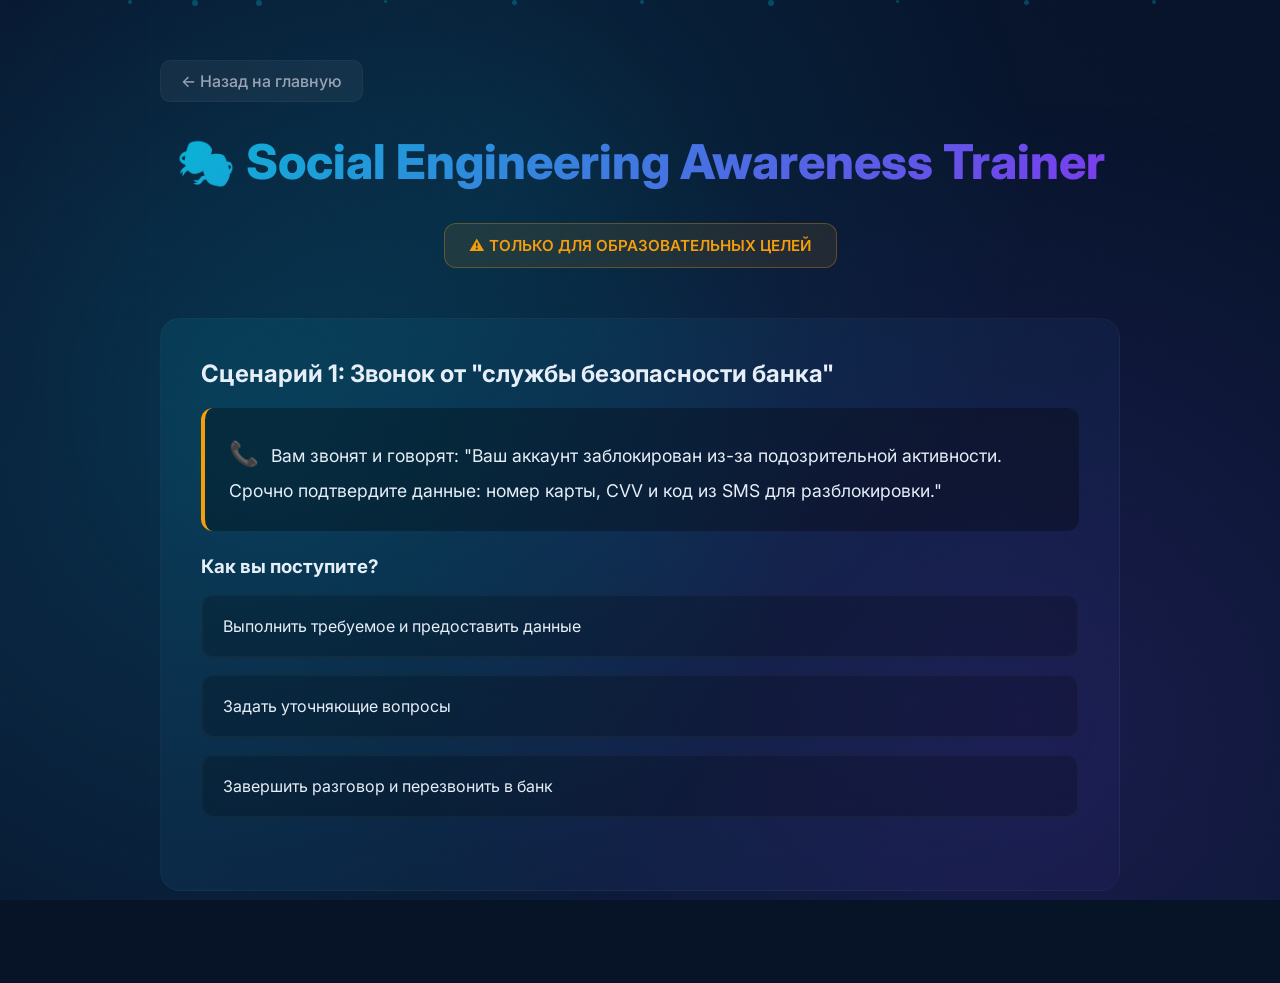
<file: frontend/social-engineering-trainer.html>
<!doctype html>
<html lang="ru">
<head>
  <meta charset="utf-8">
  <meta name="viewport" content="width=device-width,initial-scale=1">
  <title>Social Engineering Awareness Trainer — CyberSafe Lab</title>
  <link rel="icon" type="image/svg+xml" href="/favicon.svg">
  <link rel="apple-touch-icon" href="/favicon.svg">
  <link href="https://fonts.googleapis.com/css2?family=Inter:wght@400;500;600;700;800&display=swap" rel="stylesheet">
  <style>
    :root {
      --bg: #071427;
      --bg-dark: #061026;
      --card: #0b1221;
      --accent: #06b6d4;
      --accent2: #7c3aed;
      --muted: #9aa4b2;
      --text: #e6eef8;
      --success: #10b981;
      --warning: #f59e0b;
      --error: #ef4444;
      --border: rgba(255, 255, 255, 0.03);
      --shadow: 0 8px 30px rgba(2, 6, 23, 0.6);
    }

    * {
      box-sizing: border-box;
      margin: 0;
      padding: 0;
    }

    body {
      font-family: 'Inter', system-ui, -apple-system, Arial, sans-serif;
      margin: 0;
      min-height: 100vh;
      background: #071427;
      color: var(--text);
      padding: 20px;
      position: relative;
      overflow-x: hidden;
    }

    body::before {
      content: '';
      position: fixed;
      top: 0;
      left: 0;
      width: 100%;
      height: 100%;
      background: linear-gradient(45deg, #071427, #0a1b35, #061026, #0d1f3a);
      background-size: 400% 400%;
      animation: gradientShift 15s ease infinite;
      z-index: -3;
    }

    body::after {
      content: '';
      position: fixed;
      top: 0;
      left: 0;
      width: 100%;
      height: 100%;
      background-image: 
        radial-gradient(circle at 20% 50%, rgba(6, 182, 212, 0.15) 0%, transparent 50%),
        radial-gradient(circle at 80% 80%, rgba(124, 58, 237, 0.15) 0%, transparent 50%),
        radial-gradient(circle at 40% 20%, rgba(6, 182, 212, 0.1) 0%, transparent 50%);
      animation: pulse 8s ease-in-out infinite;
      z-index: -2;
    }

    @keyframes gradientShift {
      0% { background-position: 0% 50%; }
      50% { background-position: 100% 50%; }
      100% { background-position: 0% 50%; }
    }

    @keyframes pulse {
      0%, 100% { opacity: 0.6; transform: scale(1); }
      50% { opacity: 0.8; transform: scale(1.05); }
    }

    .animated-bg {
      position: fixed;
      top: 0;
      left: 0;
      width: 100%;
      height: 100%;
      z-index: -1;
      overflow: hidden;
      pointer-events: none;
    }

    .particle {
      position: absolute;
      border-radius: 50%;
      background: rgba(6, 182, 212, 0.3);
      animation: float 20s infinite ease-in-out;
    }

    .particle:nth-child(1) { width: 4px; height: 4px; left: 10%; animation-delay: 0s; animation-duration: 15s; }
    .particle:nth-child(2) { width: 6px; height: 6px; left: 20%; animation-delay: 2s; animation-duration: 18s; }
    .particle:nth-child(3) { width: 3px; height: 3px; left: 30%; animation-delay: 4s; animation-duration: 20s; }
    .particle:nth-child(4) { width: 5px; height: 5px; left: 40%; animation-delay: 1s; animation-duration: 16s; }
    .particle:nth-child(5) { width: 4px; height: 4px; left: 50%; animation-delay: 3s; animation-duration: 19s; }
    .particle:nth-child(6) { width: 6px; height: 6px; left: 60%; animation-delay: 5s; animation-duration: 17s; }
    .particle:nth-child(7) { width: 3px; height: 3px; left: 70%; animation-delay: 2.5s; animation-duration: 21s; }
    .particle:nth-child(8) { width: 5px; height: 5px; left: 80%; animation-delay: 4.5s; animation-duration: 18s; }
    .particle:nth-child(9) { width: 4px; height: 4px; left: 90%; animation-delay: 1.5s; animation-duration: 16s; }
    .particle:nth-child(10) { width: 6px; height: 6px; left: 15%; animation-delay: 3.5s; animation-duration: 22s; }

    @keyframes float {
      0% { transform: translateY(100vh) translateX(0) scale(0); opacity: 0; }
      10% { opacity: 1; }
      90% { opacity: 1; }
      100% { transform: translateY(-100px) translateX(100px) scale(1); opacity: 0; }
    }

    .grid-overlay {
      position: fixed;
      top: 0;
      left: 0;
      width: 100%;
      height: 100%;
      background-image: 
        linear-gradient(rgba(6, 182, 212, 0.03) 1px, transparent 1px),
        linear-gradient(90deg, rgba(6, 182, 212, 0.03) 1px, transparent 1px);
      background-size: 50px 50px;
      z-index: -1;
      animation: gridMove 20s linear infinite;
      opacity: 0.5;
    }

    @keyframes gridMove {
      0% { transform: translate(0, 0); }
      100% { transform: translate(50px, 50px); }
    }

    .container {
      max-width: 1000px;
      margin: 0 auto;
      padding: 40px 20px;
    }

    .back-link {
      display: inline-flex;
      align-items: center;
      gap: 8px;
      padding: 10px 20px;
      background: rgba(255, 255, 255, 0.05);
      border: 1px solid var(--border);
      border-radius: 10px;
      color: var(--muted);
      text-decoration: none;
      font-weight: 500;
      margin-bottom: 30px;
      transition: all 0.2s;
    }

    .back-link:hover {
      background: rgba(255, 255, 255, 0.08);
      color: var(--text);
    }

    .header {
      text-align: center;
      margin-bottom: 50px;
    }

    .header h1 {
      font-size: 3rem;
      font-weight: 800;
      margin-bottom: 16px;
      background: linear-gradient(135deg, var(--accent), var(--accent2));
      -webkit-background-clip: text;
      -webkit-text-fill-color: transparent;
      background-clip: text;
    }

    .warning-banner {
      display: inline-block;
      padding: 12px 24px;
      background: rgba(245, 158, 11, 0.1);
      border: 1px solid rgba(245, 158, 11, 0.3);
      border-radius: 12px;
      color: var(--warning);
      font-size: 0.95rem;
      font-weight: 600;
      margin-top: 16px;
    }

    /* Scenario Card */
    .scenario-card {
      background: linear-gradient(135deg, rgba(6, 182, 212, 0.1), rgba(124, 58, 237, 0.05));
      border: 1px solid var(--border);
      border-radius: 20px;
      padding: 40px;
      margin-bottom: 32px;
    }

    .scenario-card h2 {
      font-size: 1.5rem;
      margin-bottom: 20px;
      color: var(--text);
    }

    .scenario-text {
      background: rgba(0, 0, 0, 0.3);
      border-left: 4px solid var(--warning);
      border-radius: 12px;
      padding: 24px;
      margin-bottom: 24px;
      font-size: 1.1rem;
      line-height: 1.8;
      color: var(--text);
    }

    .scenario-text::before {
      content: '📞';
      font-size: 1.5rem;
      margin-right: 12px;
    }

    /* Response Options */
    .responses-grid {
      display: grid;
      gap: 16px;
      margin-bottom: 32px;
    }

    .response-btn {
      background: rgba(0, 0, 0, 0.2);
      border: 2px solid var(--border);
      border-radius: 12px;
      padding: 20px;
      cursor: pointer;
      transition: all 0.3s;
      text-align: left;
      color: var(--text);
      font-size: 1rem;
      font-family: 'Inter', sans-serif;
    }

    .response-btn:hover {
      border-color: var(--accent);
      background: rgba(6, 182, 212, 0.1);
      transform: translateX(4px);
    }

    /* Result Section */
    .result-section {
      display: none;
      margin-top: 32px;
      animation: fadeInUp 0.8s ease-out;
    }

    .result-section.visible {
      display: block;
    }

    .result-card {
      background: rgba(0, 0, 0, 0.2);
      border: 1px solid var(--border);
      border-radius: 16px;
      padding: 32px;
      margin-bottom: 24px;
    }

    .result-card.correct {
      border-left: 4px solid var(--success);
      background: rgba(16, 185, 129, 0.1);
    }

    .result-card.incorrect {
      border-left: 4px solid var(--error);
      background: rgba(239, 68, 68, 0.1);
    }

    .result-card h3 {
      font-size: 1.25rem;
      margin-bottom: 16px;
      display: flex;
      align-items: center;
      gap: 12px;
    }

    .result-card p {
      color: var(--muted);
      line-height: 1.8;
      margin-bottom: 12px;
    }

    .red-flags {
      background: rgba(239, 68, 68, 0.1);
      border: 1px solid rgba(239, 68, 68, 0.3);
      border-radius: 12px;
      padding: 20px;
      margin-top: 20px;
    }

    .red-flags h4 {
      color: var(--error);
      margin-bottom: 12px;
      display: flex;
      align-items: center;
      gap: 8px;
    }

    .red-flags ul {
      list-style: none;
      padding: 0;
    }

    .red-flags li {
      padding: 8px 0;
      padding-left: 24px;
      position: relative;
      color: var(--muted);
    }

    .red-flags li::before {
      content: '⚠️';
      position: absolute;
      left: 0;
    }

    .correct-actions {
      background: rgba(16, 185, 129, 0.1);
      border: 1px solid rgba(16, 185, 129, 0.3);
      border-radius: 12px;
      padding: 20px;
      margin-top: 20px;
    }

    .correct-actions h4 {
      color: var(--success);
      margin-bottom: 12px;
      display: flex;
      align-items: center;
      gap: 8px;
    }

    .correct-actions ul {
      list-style: none;
      padding: 0;
    }

    .correct-actions li {
      padding: 8px 0;
      padding-left: 24px;
      position: relative;
      color: var(--muted);
    }

    .correct-actions li::before {
      content: '✓';
      position: absolute;
      left: 0;
      color: var(--success);
      font-weight: 700;
    }

    .btn-next {
      padding: 14px 32px;
      background: linear-gradient(90deg, var(--accent), var(--accent2));
      border: none;
      border-radius: 12px;
      color: white;
      font-weight: 600;
      font-size: 1rem;
      cursor: pointer;
      transition: all 0.3s;
      box-shadow: var(--shadow);
      margin-top: 24px;
    }

    .btn-next:hover {
      transform: translateY(-2px);
      box-shadow: 0 12px 40px rgba(2, 6, 23, 0.8);
    }

    @keyframes fadeInUp {
      from {
        opacity: 0;
        transform: translateY(30px);
      }
      to {
        opacity: 1;
        transform: translateY(0);
      }
    }

    @media (max-width: 768px) {
      body {
        padding: 12px;
      }

      .container {
        padding: 20px 12px;
      }

      .back-link {
        padding: 8px 16px;
        font-size: 0.9rem;
        margin-bottom: 20px;
      }

      .header {
        margin-bottom: 28px;
      }

      .header h1 {
        font-size: 1.75rem;
        line-height: 1.2;
      }

      .header .subtitle {
        font-size: 0.95rem;
      }

      .scenario-card {
        padding: 20px 16px;
        margin-bottom: 20px;
      }

      .scenario-card h2 {
        font-size: 1.3rem;
      }

      .scenario-content {
        font-size: 0.9rem;
      }

      .btn {
        padding: 14px 24px;
        font-size: 1rem;
      }
    }

    @media (max-width: 480px) {
      body {
        padding: 8px;
      }

      .container {
        padding: 16px 8px;
      }

      .header h1 {
        font-size: 1.5rem;
      }

      .scenario-card {
        padding: 18px 14px;
      }
    }

    @media (max-width: 360px) {
      .header h1 {
        font-size: 1.35rem;
      }
    }
  </style>
</head>
<body>
  <div class="animated-bg">
    <div class="particle"></div>
    <div class="particle"></div>
    <div class="particle"></div>
    <div class="particle"></div>
    <div class="particle"></div>
    <div class="particle"></div>
    <div class="particle"></div>
    <div class="particle"></div>
    <div class="particle"></div>
    <div class="particle"></div>
  </div>
  <div class="grid-overlay"></div>
  <div class="container">
    <a href="/" class="back-link">← Назад на главную</a>

    <header class="header">
      <h1>🎭 Social Engineering Awareness Trainer</h1>
      <div class="warning-banner">
        ⚠️ ТОЛЬКО ДЛЯ ОБРАЗОВАТЕЛЬНЫХ ЦЕЛЕЙ
      </div>
    </header>

    <div id="scenarioContainer">
      <!-- Scenarios will be loaded here -->
    </div>
  </div>

  <script>
    const scenarios = [
      {
        id: 1,
        title: 'Звонок от "службы безопасности банка"',
        text: 'Вам звонят и говорят: "Ваш аккаунт заблокирован из-за подозрительной активности. Срочно подтвердите данные: номер карты, CVV и код из SMS для разблокировки."',
        responses: [
          {
            text: 'Выполнить требуемое и предоставить данные',
            correct: false,
            explanation: 'НИКОГДА не предоставляйте данные карты или коды из SMS по телефону. Настоящие банки никогда не просят такие данные по телефону.',
            redFlags: [
              'Срочность и давление',
              'Запрос конфиденциальных данных по телефону',
              'Угроза блокировки аккаунта',
              'Требование кода из SMS'
            ],
            correctActions: [
              'Завершите разговор',
              'Позвоните в банк по официальному номеру',
              'Проверьте статус аккаунта через официальное приложение',
              'Никогда не сообщайте CVV и коды из SMS'
            ]
          },
          {
            text: 'Задать уточняющие вопросы',
            correct: true,
            explanation: 'Правильно! Задавайте вопросы: "Какой номер карты у меня на счету?", "Какой мой адрес регистрации?" Мошенники не знают эти данные.',
            redFlags: [
              'Настоящие сотрудники знают ваши данные',
              'Мошенники не смогут ответить на проверочные вопросы'
            ],
            correctActions: [
              'Задайте проверочные вопросы',
              'Попросите номер обращения',
              'Позвоните в банк самостоятельно по официальному номеру',
              'Не сообщайте данные, даже если кажется убедительно'
            ]
          },
          {
            text: 'Завершить разговор и перезвонить в банк',
            correct: true,
            explanation: 'Отлично! Это самый безопасный вариант. Всегда звоните в банк самостоятельно по номеру с официального сайта.',
            redFlags: [
              'Настоящие банки не звонят с просьбой данных',
              'Всегда нужно перезванивать по официальному номеру'
            ],
            correctActions: [
              'Завершите разговор немедленно',
              'Найдите официальный номер на сайте банка',
              'Позвоните самостоятельно',
              'Проверьте статус аккаунта через официальные каналы'
            ]
          }
        ]
      },
      {
        id: 2,
        title: '"Ваш родственник попал в аварию"',
        text: 'Вам звонят и говорят: "Ваш [родственник] попал в аварию, срочно нужны деньги на лечение. Переведите деньги на этот счет немедленно!"',
        responses: [
          {
            text: 'Немедленно перевести деньги',
            correct: false,
            explanation: 'Это классическая схема мошенничества. Никогда не переводите деньги под давлением, не проверив информацию.',
            redFlags: [
              'Эмоциональное давление',
              'Срочность и требование немедленных действий',
              'Просьба перевести деньги на незнакомый счет',
              'Невозможность связаться с родственником'
            ],
            correctActions: [
              'Не переводите деньги немедленно',
              'Попробуйте связаться с родственником напрямую',
              'Проверьте информацию через других членов семьи',
              'Если сомневаетесь, обратитесь в полицию'
            ]
          },
          {
            text: 'Попытаться связаться с родственником',
            correct: true,
            explanation: 'Правильно! Всегда проверяйте информацию напрямую. Мошенники создают ситуацию, когда вы не можете проверить факты.',
            redFlags: [
              'Мошенники мешают вам проверить информацию',
              'Создают искусственную срочность'
            ],
            correctActions: [
              'Позвоните родственнику напрямую',
              'Свяжитесь с другими членами семьи',
              'Не поддавайтесь панике',
              'Проверьте все факты перед действиями'
            ]
          },
          {
            text: 'Завершить разговор и проверить информацию',
            correct: true,
            explanation: 'Отлично! Никогда не принимайте важные финансовые решения под давлением. Всегда проверяйте информацию.',
            redFlags: [
              'Настоящие экстренные ситуации не требуют немедленного перевода денег',
              'Медицинские учреждения не просят деньги по телефону'
            ],
            correctActions: [
              'Завершите разговор',
              'Проверьте информацию через надежные источники',
              'Свяжитесь с родственником или его близкими',
              'Не переводите деньги без подтверждения'
            ]
          }
        ]
      },
      {
        id: 3,
        title: '"Привяжите карту к аккаунту"',
        text: 'Вам приходит письмо: "Ваш аккаунт будет заблокирован, если не привяжете карту в течение 24 часов. Перейдите по ссылке и введите данные карты."',
        responses: [
          {
            text: 'Перейти по ссылке и ввести данные',
            correct: false,
            explanation: 'Это фишинг! Никогда не переходите по ссылкам из подозрительных писем и не вводите данные карты.',
            redFlags: [
              'Угроза блокировки аккаунта',
              'Срочность (24 часа)',
              'Ссылка в письме (может вести на поддельный сайт)',
              'Запрос данных карты по email'
            ],
            correctActions: [
              'Не переходите по ссылке',
              'Войдите в аккаунт напрямую через официальный сайт',
              'Проверьте настройки безопасности',
              'Сообщите о подозрительном письме'
            ]
          },
          {
            text: 'Проверить аккаунт напрямую через официальный сайт',
            correct: true,
            explanation: 'Правильно! Всегда входите в аккаунт напрямую, не переходя по ссылкам из писем.',
            redFlags: [
              'Настоящие сервисы не требуют привязки карты под угрозой блокировки',
              'Проверьте отправителя письма'
            ],
            correctActions: [
              'Войдите в аккаунт через официальный сайт',
              'Проверьте настройки безопасности',
              'Если нужно привязать карту, делайте это через официальный интерфейс',
              'Проверьте адрес отправителя письма'
            ]
          },
          {
            text: 'Игнорировать письмо и проверить аккаунт',
            correct: true,
            explanation: 'Отлично! Игнорирование подозрительных писем и проверка аккаунта напрямую — правильная стратегия.',
            redFlags: [
              'Подозрительные письма часто содержат угрозы',
              'Настоящие уведомления приходят через официальные каналы'
            ],
            correctActions: [
              'Игнорируйте подозрительные письма',
              'Войдите в аккаунт напрямую',
              'Проверьте настройки уведомлений',
              'Сообщите о фишинге, если это возможно'
            ]
          }
        ]
      }
    ];

    let currentScenario = 0;

    function loadScenario(index) {
      const scenario = scenarios[index];
      const container = document.getElementById('scenarioContainer');
      
      container.innerHTML = `
        <div class="scenario-card">
          <h2>Сценарий ${scenario.id}: ${scenario.title}</h2>
          <div class="scenario-text">${scenario.text}</div>
          
          <h3 style="margin-bottom: 16px; color: var(--text);">Как вы поступите?</h3>
          <div class="responses-grid">
            ${scenario.responses.map((response, i) => `
              <button class="response-btn" onclick="selectResponse(${i})">
                ${response.text}
              </button>
            `).join('')}
          </div>
        </div>
        
        <div class="result-section" id="resultSection"></div>
      `;
    }

    function selectResponse(responseIndex) {
      const scenario = scenarios[currentScenario];
      const response = scenario.responses[responseIndex];
      const resultSection = document.getElementById('resultSection');
      
      resultSection.innerHTML = `
        <div class="result-card ${response.correct ? 'correct' : 'incorrect'}">
          <h3>
            ${response.correct ? '✅ Правильно!' : '❌ Опасно!'}
            ${response.correct ? 'Вы правильно определили угрозу' : 'Это могло бы привести к потере данных или денег'}
          </h3>
          <p><strong>Объяснение:</strong> ${response.explanation}</p>
          
          <div class="red-flags">
            <h4>🚩 Признаки мошенничества:</h4>
            <ul>
              ${response.redFlags.map(flag => `<li>${flag}</li>`).join('')}
            </ul>
          </div>
          
          <div class="correct-actions">
            <h4>✅ Правильные действия:</h4>
            <ul>
              ${response.correctActions.map(action => `<li>${action}</li>`).join('')}
            </ul>
          </div>
        </div>
        
        ${currentScenario < scenarios.length - 1 ? `
          <button class="btn-next" onclick="nextScenario()">Следующий сценарий →</button>
        ` : `
          <div class="result-card correct">
            <h3>🎉 Вы прошли все сценарии!</h3>
            <p>Теперь вы знаете основные признаки социальной инженерии и как защититься от них.</p>
            <button class="btn-next" onclick="restart()">Начать заново</button>
          </div>
        `}
      `;
      
      resultSection.classList.add('visible');
      resultSection.scrollIntoView({ behavior: 'smooth', block: 'nearest' });
    }

    function nextScenario() {
      currentScenario++;
      loadScenario(currentScenario);
      window.scrollTo({ top: 0, behavior: 'smooth' });
    }

    function restart() {
      currentScenario = 0;
      loadScenario(0);
      window.scrollTo({ top: 0, behavior: 'smooth' });
    }

    // Load first scenario
    loadScenario(0);
  </script>
</body>
</html>
</file>
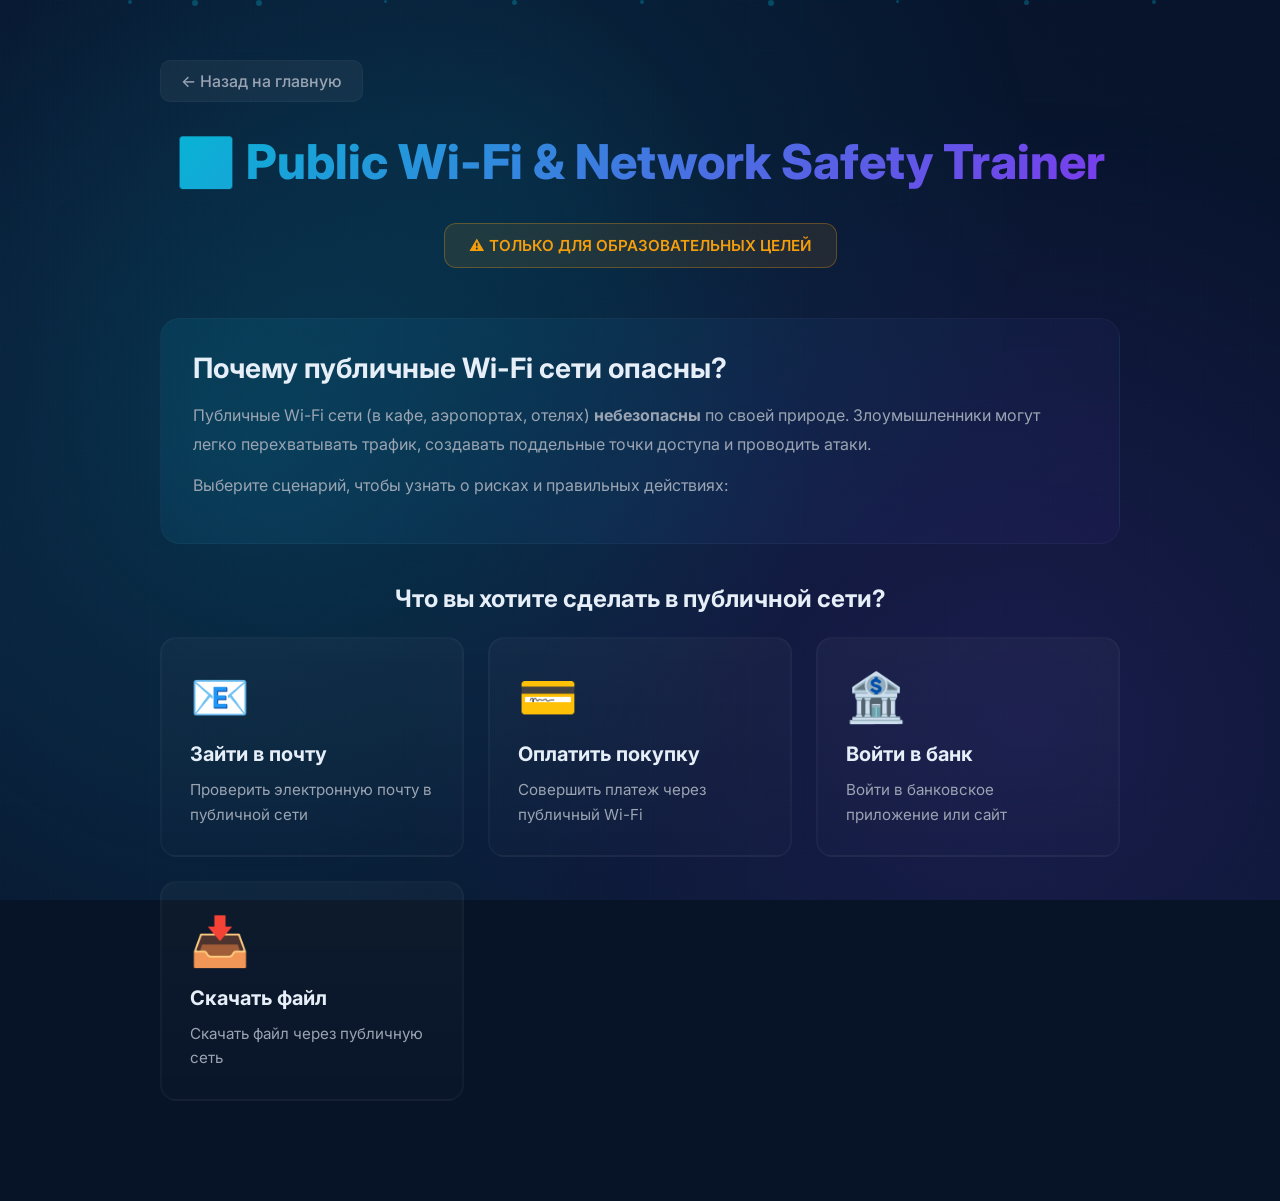
<file: frontend/wifi-safety-trainer.html>
<!doctype html>
<html lang="ru">
<head>
  <meta charset="utf-8">
  <meta name="viewport" content="width=device-width,initial-scale=1">
  <title>Public Wi-Fi & Network Safety Trainer — CyberSafe Lab</title>
  <link rel="icon" type="image/svg+xml" href="/favicon.svg">
  <link rel="apple-touch-icon" href="/favicon.svg">
  <link href="https://fonts.googleapis.com/css2?family=Inter:wght@400;500;600;700;800&display=swap" rel="stylesheet">
  <style>
    :root {
      --bg: #071427;
      --bg-dark: #061026;
      --card: #0b1221;
      --accent: #06b6d4;
      --accent2: #7c3aed;
      --muted: #9aa4b2;
      --text: #e6eef8;
      --success: #10b981;
      --warning: #f59e0b;
      --error: #ef4444;
      --border: rgba(255, 255, 255, 0.03);
      --shadow: 0 8px 30px rgba(2, 6, 23, 0.6);
    }

    * {
      box-sizing: border-box;
      margin: 0;
      padding: 0;
    }

    body {
      font-family: 'Inter', system-ui, -apple-system, Arial, sans-serif;
      margin: 0;
      min-height: 100vh;
      background: #071427;
      color: var(--text);
      padding: 20px;
      position: relative;
      overflow-x: hidden;
    }

    body::before {
      content: '';
      position: fixed;
      top: 0;
      left: 0;
      width: 100%;
      height: 100%;
      background: linear-gradient(45deg, #071427, #0a1b35, #061026, #0d1f3a);
      background-size: 400% 400%;
      animation: gradientShift 15s ease infinite;
      z-index: -3;
    }

    body::after {
      content: '';
      position: fixed;
      top: 0;
      left: 0;
      width: 100%;
      height: 100%;
      background-image: 
        radial-gradient(circle at 20% 50%, rgba(6, 182, 212, 0.15) 0%, transparent 50%),
        radial-gradient(circle at 80% 80%, rgba(124, 58, 237, 0.15) 0%, transparent 50%),
        radial-gradient(circle at 40% 20%, rgba(6, 182, 212, 0.1) 0%, transparent 50%);
      animation: pulse 8s ease-in-out infinite;
      z-index: -2;
    }

    @keyframes gradientShift {
      0% { background-position: 0% 50%; }
      50% { background-position: 100% 50%; }
      100% { background-position: 0% 50%; }
    }

    @keyframes pulse {
      0%, 100% { opacity: 0.6; transform: scale(1); }
      50% { opacity: 0.8; transform: scale(1.05); }
    }

    .animated-bg {
      position: fixed;
      top: 0;
      left: 0;
      width: 100%;
      height: 100%;
      z-index: -1;
      overflow: hidden;
      pointer-events: none;
    }

    .particle {
      position: absolute;
      border-radius: 50%;
      background: rgba(6, 182, 212, 0.3);
      animation: float 20s infinite ease-in-out;
    }

    .particle:nth-child(1) { width: 4px; height: 4px; left: 10%; animation-delay: 0s; animation-duration: 15s; }
    .particle:nth-child(2) { width: 6px; height: 6px; left: 20%; animation-delay: 2s; animation-duration: 18s; }
    .particle:nth-child(3) { width: 3px; height: 3px; left: 30%; animation-delay: 4s; animation-duration: 20s; }
    .particle:nth-child(4) { width: 5px; height: 5px; left: 40%; animation-delay: 1s; animation-duration: 16s; }
    .particle:nth-child(5) { width: 4px; height: 4px; left: 50%; animation-delay: 3s; animation-duration: 19s; }
    .particle:nth-child(6) { width: 6px; height: 6px; left: 60%; animation-delay: 5s; animation-duration: 17s; }
    .particle:nth-child(7) { width: 3px; height: 3px; left: 70%; animation-delay: 2.5s; animation-duration: 21s; }
    .particle:nth-child(8) { width: 5px; height: 5px; left: 80%; animation-delay: 4.5s; animation-duration: 18s; }
    .particle:nth-child(9) { width: 4px; height: 4px; left: 90%; animation-delay: 1.5s; animation-duration: 16s; }
    .particle:nth-child(10) { width: 6px; height: 6px; left: 15%; animation-delay: 3.5s; animation-duration: 22s; }

    @keyframes float {
      0% { transform: translateY(100vh) translateX(0) scale(0); opacity: 0; }
      10% { opacity: 1; }
      90% { opacity: 1; }
      100% { transform: translateY(-100px) translateX(100px) scale(1); opacity: 0; }
    }

    .grid-overlay {
      position: fixed;
      top: 0;
      left: 0;
      width: 100%;
      height: 100%;
      background-image: 
        linear-gradient(rgba(6, 182, 212, 0.03) 1px, transparent 1px),
        linear-gradient(90deg, rgba(6, 182, 212, 0.03) 1px, transparent 1px);
      background-size: 50px 50px;
      z-index: -1;
      animation: gridMove 20s linear infinite;
      opacity: 0.5;
    }

    @keyframes gridMove {
      0% { transform: translate(0, 0); }
      100% { transform: translate(50px, 50px); }
    }

    .container {
      max-width: 1000px;
      margin: 0 auto;
      padding: 40px 20px;
    }

    .back-link {
      display: inline-flex;
      align-items: center;
      gap: 8px;
      padding: 10px 20px;
      background: rgba(255, 255, 255, 0.05);
      border: 1px solid var(--border);
      border-radius: 10px;
      color: var(--muted);
      text-decoration: none;
      font-weight: 500;
      margin-bottom: 30px;
      transition: all 0.2s;
    }

    .back-link:hover {
      background: rgba(255, 255, 255, 0.08);
      color: var(--text);
    }

    .header {
      text-align: center;
      margin-bottom: 50px;
    }

    .header h1 {
      font-size: 3rem;
      font-weight: 800;
      margin-bottom: 16px;
      background: linear-gradient(135deg, var(--accent), var(--accent2));
      -webkit-background-clip: text;
      -webkit-text-fill-color: transparent;
      background-clip: text;
    }

    .warning-banner {
      display: inline-block;
      padding: 12px 24px;
      background: rgba(245, 158, 11, 0.1);
      border: 1px solid rgba(245, 158, 11, 0.3);
      border-radius: 12px;
      color: var(--warning);
      font-size: 0.95rem;
      font-weight: 600;
      margin-top: 16px;
    }

    /* Info Section */
    .info-section {
      background: linear-gradient(135deg, rgba(6, 182, 212, 0.1), rgba(124, 58, 237, 0.05));
      border: 1px solid var(--border);
      border-radius: 20px;
      padding: 32px;
      margin-bottom: 40px;
    }

    .info-section h2 {
      font-size: 1.75rem;
      margin-bottom: 16px;
      color: var(--text);
    }

    .info-section p {
      color: var(--muted);
      line-height: 1.8;
      margin-bottom: 12px;
    }

    /* Scenarios Grid */
    .scenarios-grid {
      display: grid;
      grid-template-columns: repeat(auto-fit, minmax(280px, 1fr));
      gap: 24px;
      margin-bottom: 40px;
    }

    .scenario-card {
      background: linear-gradient(180deg, rgba(255, 255, 255, 0.03), rgba(255, 255, 255, 0.01));
      border: 2px solid var(--border);
      border-radius: 16px;
      padding: 28px;
      cursor: pointer;
      transition: all 0.4s cubic-bezier(0.4, 0, 0.2, 1);
      position: relative;
      overflow: hidden;
    }

    .scenario-card::before {
      content: '';
      position: absolute;
      top: 0;
      left: 0;
      right: 0;
      height: 3px;
      background: linear-gradient(90deg, var(--accent), var(--accent2));
      opacity: 0;
      transition: opacity 0.3s;
    }

    .scenario-card:hover {
      transform: translateY(-6px);
      border-color: var(--accent);
      box-shadow: var(--shadow);
    }

    .scenario-card:hover::before {
      opacity: 1;
    }

    .scenario-icon {
      font-size: 3rem;
      margin-bottom: 16px;
    }

    .scenario-title {
      font-size: 1.25rem;
      font-weight: 700;
      margin-bottom: 12px;
      color: var(--text);
    }

    .scenario-description {
      color: var(--muted);
      font-size: 0.95rem;
      line-height: 1.6;
    }

    /* Result Section */
    .result-section {
      display: none;
      margin-top: 40px;
      animation: fadeInUp 0.8s ease-out;
    }

    .result-section.visible {
      display: block;
    }

    .result-card {
      background: rgba(0, 0, 0, 0.2);
      border: 1px solid var(--border);
      border-radius: 16px;
      padding: 32px;
      margin-bottom: 24px;
    }

    .result-card.danger {
      border-left: 4px solid var(--error);
      background: rgba(239, 68, 68, 0.1);
    }

    .result-card.warning {
      border-left: 4px solid var(--warning);
      background: rgba(245, 158, 11, 0.1);
    }

    .result-card h3 {
      font-size: 1.5rem;
      margin-bottom: 20px;
      display: flex;
      align-items: center;
      gap: 12px;
    }

    .risks-list {
      list-style: none;
      padding: 0;
      margin-top: 20px;
    }

    .risks-list li {
      padding: 12px 0;
      padding-left: 32px;
      position: relative;
      color: var(--muted);
      line-height: 1.6;
    }

    .risks-list li::before {
      content: '⚠️';
      position: absolute;
      left: 0;
    }

    .recommendations {
      background: rgba(16, 185, 129, 0.1);
      border: 1px solid rgba(16, 185, 129, 0.3);
      border-radius: 12px;
      padding: 24px;
      margin-top: 24px;
    }

    .recommendations h4 {
      color: var(--success);
      margin-bottom: 16px;
      display: flex;
      align-items: center;
      gap: 8px;
    }

    .recommendations ul {
      list-style: none;
      padding: 0;
    }

    .recommendations li {
      padding: 10px 0;
      padding-left: 28px;
      position: relative;
      color: var(--muted);
      line-height: 1.6;
    }

    .recommendations li::before {
      content: '✓';
      position: absolute;
      left: 0;
      color: var(--success);
      font-weight: 700;
      font-size: 1.2rem;
    }

    @keyframes fadeInUp {
      from {
        opacity: 0;
        transform: translateY(30px);
      }
      to {
        opacity: 1;
        transform: translateY(0);
      }
    }

    @media (max-width: 768px) {
      .header h1 {
        font-size: 2rem;
      }

      .scenarios-grid {
        grid-template-columns: 1fr;
      }
    }
  </style>
</head>
<body>
  <div class="animated-bg">
    <div class="particle"></div>
    <div class="particle"></div>
    <div class="particle"></div>
    <div class="particle"></div>
    <div class="particle"></div>
    <div class="particle"></div>
    <div class="particle"></div>
    <div class="particle"></div>
    <div class="particle"></div>
    <div class="particle"></div>
  </div>
  <div class="grid-overlay"></div>
  <div class="container">
    <a href="/" class="back-link">← Назад на главную</a>

    <header class="header">
      <h1>📶 Public Wi-Fi & Network Safety Trainer</h1>
      <div class="warning-banner">
        ⚠️ ТОЛЬКО ДЛЯ ОБРАЗОВАТЕЛЬНЫХ ЦЕЛЕЙ
      </div>
    </header>

    <!-- Info Section -->
    <section class="info-section">
      <h2>Почему публичные Wi-Fi сети опасны?</h2>
      <p>
        Публичные Wi-Fi сети (в кафе, аэропортах, отелях) <strong>небезопасны</strong> по своей природе. 
        Злоумышленники могут легко перехватывать трафик, создавать поддельные точки доступа и проводить атаки.
      </p>
      <p>
        Выберите сценарий, чтобы узнать о рисках и правильных действиях:
      </p>
    </section>

    <!-- Scenarios -->
    <section>
      <h2 style="font-size: 1.5rem; margin-bottom: 24px; color: var(--text); text-align: center;">
        Что вы хотите сделать в публичной сети?
      </h2>
      <div class="scenarios-grid">
        <div class="scenario-card" onclick="showResult('email')">
          <div class="scenario-icon">📧</div>
          <h3 class="scenario-title">Зайти в почту</h3>
          <p class="scenario-description">Проверить электронную почту в публичной сети</p>
        </div>

        <div class="scenario-card" onclick="showResult('payment')">
          <div class="scenario-icon">💳</div>
          <h3 class="scenario-title">Оплатить покупку</h3>
          <p class="scenario-description">Совершить платеж через публичный Wi-Fi</p>
        </div>

        <div class="scenario-card" onclick="showResult('bank')">
          <div class="scenario-icon">🏦</div>
          <h3 class="scenario-title">Войти в банк</h3>
          <p class="scenario-description">Войти в банковское приложение или сайт</p>
        </div>

        <div class="scenario-card" onclick="showResult('download')">
          <div class="scenario-icon">📥</div>
          <h3 class="scenario-title">Скачать файл</h3>
          <p class="scenario-description">Скачать файл через публичную сеть</p>
        </div>
      </div>
    </section>

    <!-- Result Section -->
    <section class="result-section" id="resultSection">
      <!-- Results will be shown here -->
    </section>
  </div>

  <script>
    const scenarios = {
      email: {
        title: '📧 Вход в почту через публичный Wi-Fi',
        risk: 'danger',
        risks: [
          'Перехват логина и пароля через незашифрованное соединение',
          'MITM-атака (Man-in-the-Middle) — злоумышленник между вами и сервером',
          'Поддельная точка доступа с похожим названием',
          'Кража конфиденциальных писем и данных'
        ],
        recommendations: [
          'Не входите в почту через публичный Wi-Fi без VPN',
          'Используйте мобильный интернет (4G/5G) для важных аккаунтов',
          'Если необходимо — используйте VPN для шифрования трафика',
          'Проверяйте, что сайт использует HTTPS',
          'Включите двухфакторную аутентификацию'
        ]
      },
      payment: {
        title: '💳 Оплата покупки через публичный Wi-Fi',
        risk: 'danger',
        risks: [
          'Перехват данных банковской карты',
          'Кража CVV кода и номера карты',
          'Поддельные страницы оплаты',
          'Финансовые потери'
        ],
        recommendations: [
          'НИКОГДА не совершайте платежи через публичный Wi-Fi',
          'Используйте мобильный интернет для оплаты',
          'Используйте VPN, если нет другого выхода',
          'Проверяйте, что сайт использует HTTPS и имеет валидный сертификат',
          'Рассмотрите использование виртуальных карт для онлайн-платежей'
        ]
      },
      bank: {
        title: '🏦 Вход в банк через публичный Wi-Fi',
        risk: 'danger',
        risks: [
          'Кража банковских данных и доступа к счету',
          'Перехват паролей и кодов доступа',
          'Полный контроль над банковским аккаунтом',
          'Финансовые потери и кража денег'
        ],
        recommendations: [
          'АБСОЛЮТНО НЕ входите в банк через публичный Wi-Fi',
          'Используйте только мобильный интернет (4G/5G)',
          'Используйте официальное мобильное приложение банка',
          'Никогда не вводите банковские данные в публичных сетях',
          'Включите все доступные методы защиты (2FA, биометрия)'
        ]
      },
      download: {
        title: '📥 Скачивание файла через публичный Wi-Fi',
        risk: 'warning',
        risks: [
          'Скачивание вредоносного ПО вместо нужного файла',
          'Подмена файлов злоумышленниками',
          'Заражение устройства вирусами',
          'Кража данных через вредоносное ПО'
        ],
        recommendations: [
          'Не скачивайте файлы из ненадежных источников',
          'Используйте антивирус и проверяйте файлы',
          'Скачивайте только с официальных сайтов',
          'Проверяйте расширения файлов (.exe, .zip могут быть опасны)',
          'Используйте мобильный интернет для важных загрузок'
        ]
      }
    };

    function showResult(scenarioKey) {
      const scenario = scenarios[scenarioKey];
      const resultSection = document.getElementById('resultSection');
      
      resultSection.innerHTML = `
        <div class="result-card ${scenario.risk}">
          <h3>${scenario.title}</h3>
          <p style="color: var(--muted); margin-bottom: 20px;">
            Вот что может произойти и как защититься:
          </p>

          <h4 style="color: var(--error); margin-top: 24px; margin-bottom: 12px;">⚠️ Риски:</h4>
          <ul class="risks-list">
            ${scenario.risks.map(risk => `<li>${risk}</li>`).join('')}
          </ul>

          <div class="recommendations">
            <h4>✅ Рекомендации:</h4>
            <ul>
              ${scenario.recommendations.map(rec => `<li>${rec}</li>`).join('')}
            </ul>
          </div>
        </div>

        <div class="result-card">
          <h3>💡 Общие правила безопасности в публичных сетях:</h3>
          <ul class="recommendations" style="background: transparent; border: none; padding: 0;">
            <li>Не вводите пароли и конфиденциальные данные</li>
            <li>Используйте VPN для шифрования трафика</li>
            <li>Предпочитайте мобильный интернет для важных операций</li>
            <li>Отключайте автоматическое подключение к Wi-Fi</li>
            <li>Проверяйте названия сетей (злоумышленники создают похожие)</li>
            <li>Используйте HTTPS везде, где возможно</li>
            <li>Не передавайте файлы через публичные сети</li>
          </ul>
        </div>
      `;

      resultSection.classList.add('visible');
      resultSection.scrollIntoView({ behavior: 'smooth', block: 'nearest' });
    }
  </script>
</body>
</html>
</file>
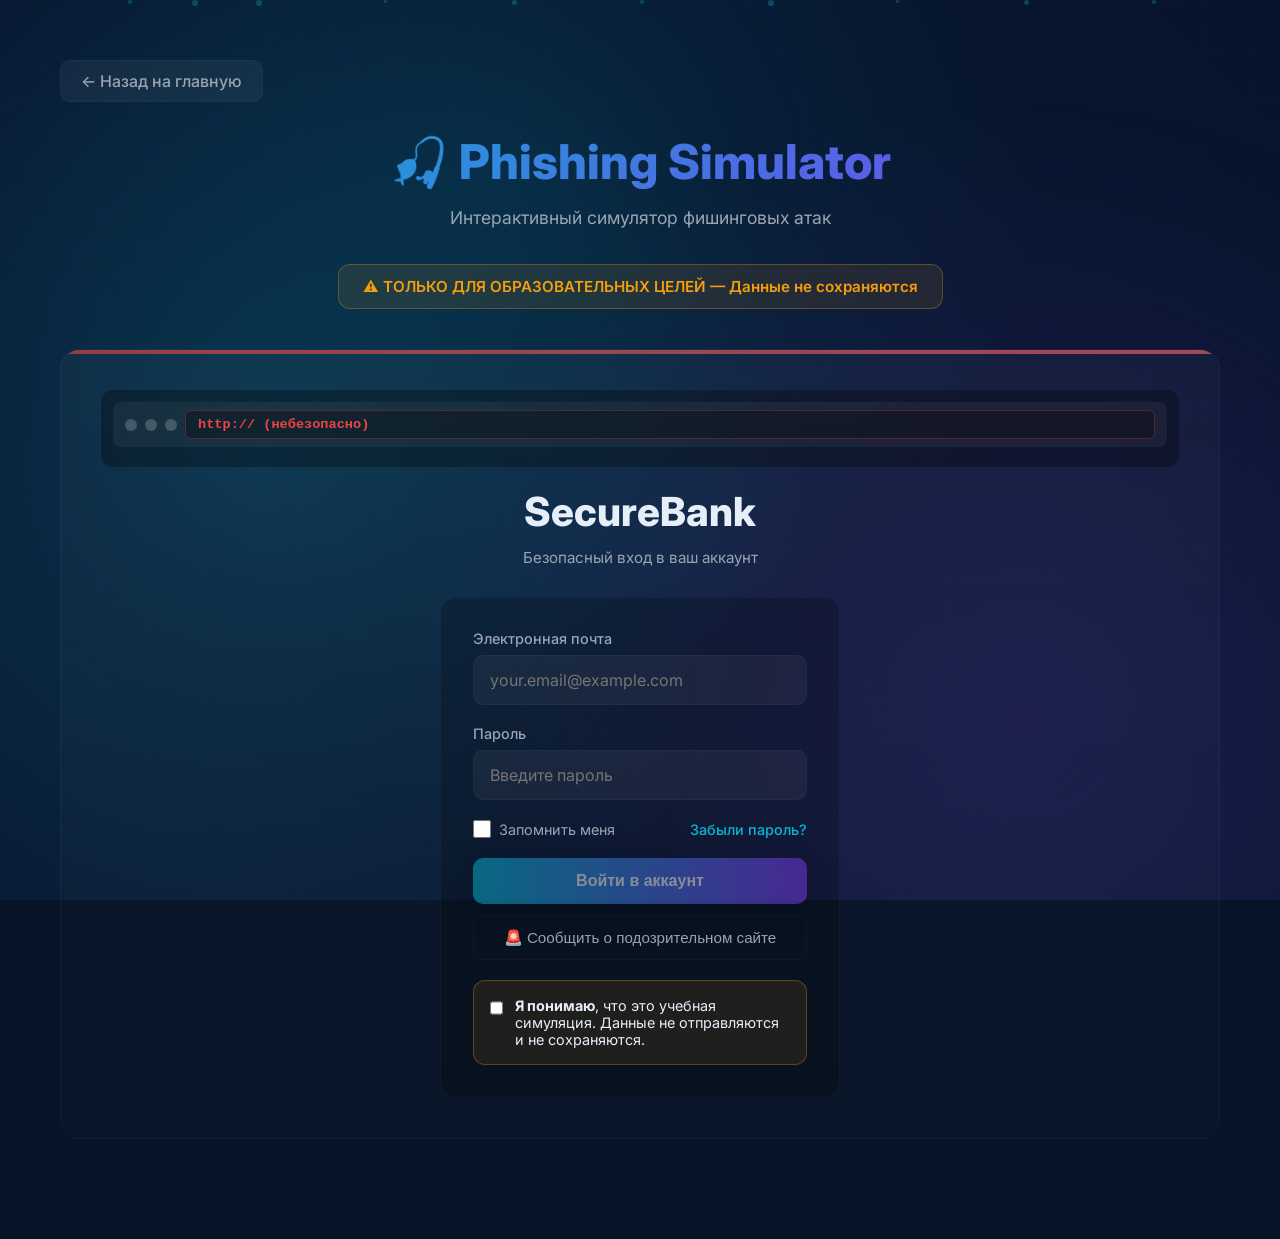
<file: frontend/phishing/phishing.html>
<!doctype html>
<html lang="ru">
<head>
  <meta charset="utf-8">
  <meta name="viewport" content="width=device-width,initial-scale=1">
  <title>Phishing Simulator — CyberSafe Lab</title>
  <link rel="icon" type="image/svg+xml" href="/favicon.svg">
  <link rel="apple-touch-icon" href="/favicon.svg">
  <link href="https://fonts.googleapis.com/css2?family=Inter:wght@400;500;600;700;800&display=swap" rel="stylesheet">
  <style>
    :root {
      --bg: #071427;
      --bg-dark: #061026;
      --card: #0b1221;
      --card-hover: #0f1829;
      --accent: #06b6d4;
      --accent2: #7c3aed;
      --muted: #9aa4b2;
      --text: #e6eef8;
      --success: #10b981;
      --warning: #f59e0b;
      --error: #ef4444;
      --danger: #dc2626;
      --border: rgba(255, 255, 255, 0.03);
      --shadow: 0 8px 30px rgba(2, 6, 23, 0.6);
      --shadow-lg: 0 20px 60px rgba(2, 6, 23, 0.8);
    }

    * {
      box-sizing: border-box;
      margin: 0;
      padding: 0;
    }

    body {
      font-family: 'Inter', system-ui, -apple-system, Arial, sans-serif;
      margin: 0;
      min-height: 100vh;
      background: #071427;
      color: var(--text);
      -webkit-font-smoothing: antialiased;
      -moz-osx-font-smoothing: grayscale;
      padding: 20px;
      overflow-x: hidden;
      position: relative;
    }

    body::before {
      content: '';
      position: fixed;
      top: 0;
      left: 0;
      width: 100%;
      height: 100%;
      background: linear-gradient(45deg, #071427, #0a1b35, #061026, #0d1f3a);
      background-size: 400% 400%;
      animation: gradientShift 15s ease infinite;
      z-index: -3;
    }

    body::after {
      content: '';
      position: fixed;
      top: 0;
      left: 0;
      width: 100%;
      height: 100%;
      background-image: 
        radial-gradient(circle at 20% 50%, rgba(6, 182, 212, 0.15) 0%, transparent 50%),
        radial-gradient(circle at 80% 80%, rgba(124, 58, 237, 0.15) 0%, transparent 50%),
        radial-gradient(circle at 40% 20%, rgba(6, 182, 212, 0.1) 0%, transparent 50%);
      animation: pulse 8s ease-in-out infinite;
      z-index: -2;
    }

    @keyframes gradientShift {
      0% { background-position: 0% 50%; }
      50% { background-position: 100% 50%; }
      100% { background-position: 0% 50%; }
    }

    @keyframes pulse {
      0%, 100% { opacity: 0.6; transform: scale(1); }
      50% { opacity: 0.8; transform: scale(1.05); }
    }

    .animated-bg {
      position: fixed;
      top: 0;
      left: 0;
      width: 100%;
      height: 100%;
      z-index: -1;
      overflow: hidden;
      pointer-events: none;
    }

    .particle {
      position: absolute;
      border-radius: 50%;
      background: rgba(6, 182, 212, 0.3);
      animation: float 20s infinite ease-in-out;
    }

    .particle:nth-child(1) { width: 4px; height: 4px; left: 10%; animation-delay: 0s; animation-duration: 15s; }
    .particle:nth-child(2) { width: 6px; height: 6px; left: 20%; animation-delay: 2s; animation-duration: 18s; }
    .particle:nth-child(3) { width: 3px; height: 3px; left: 30%; animation-delay: 4s; animation-duration: 20s; }
    .particle:nth-child(4) { width: 5px; height: 5px; left: 40%; animation-delay: 1s; animation-duration: 16s; }
    .particle:nth-child(5) { width: 4px; height: 4px; left: 50%; animation-delay: 3s; animation-duration: 19s; }
    .particle:nth-child(6) { width: 6px; height: 6px; left: 60%; animation-delay: 5s; animation-duration: 17s; }
    .particle:nth-child(7) { width: 3px; height: 3px; left: 70%; animation-delay: 2.5s; animation-duration: 21s; }
    .particle:nth-child(8) { width: 5px; height: 5px; left: 80%; animation-delay: 4.5s; animation-duration: 18s; }
    .particle:nth-child(9) { width: 4px; height: 4px; left: 90%; animation-delay: 1.5s; animation-duration: 16s; }
    .particle:nth-child(10) { width: 6px; height: 6px; left: 15%; animation-delay: 3.5s; animation-duration: 22s; }

    @keyframes float {
      0% { transform: translateY(100vh) translateX(0) scale(0); opacity: 0; }
      10% { opacity: 1; }
      90% { opacity: 1; }
      100% { transform: translateY(-100px) translateX(100px) scale(1); opacity: 0; }
    }

    .grid-overlay {
      position: fixed;
      top: 0;
      left: 0;
      width: 100%;
      height: 100%;
      background-image: 
        linear-gradient(rgba(6, 182, 212, 0.03) 1px, transparent 1px),
        linear-gradient(90deg, rgba(6, 182, 212, 0.03) 1px, transparent 1px);
      background-size: 50px 50px;
      z-index: -1;
      animation: gridMove 20s linear infinite;
      opacity: 0.5;
    }

    @keyframes gridMove {
      0% { transform: translate(0, 0); }
      100% { transform: translate(50px, 50px); }
    }

    .container {
      max-width: 1200px;
      margin: 0 auto;
      padding: 40px 20px;
    }

    /* Header */
    .header {
      text-align: center;
      margin-bottom: 40px;
      animation: fadeInDown 0.8s ease-out;
    }

    .back-link {
      display: inline-flex;
      align-items: center;
      gap: 8px;
      padding: 10px 20px;
      background: rgba(255, 255, 255, 0.05);
      border: 1px solid var(--border);
      border-radius: 10px;
      color: var(--muted);
      text-decoration: none;
      font-weight: 500;
      margin-bottom: 30px;
      transition: all 0.2s;
    }

    .back-link:hover {
      background: rgba(255, 255, 255, 0.08);
      color: var(--text);
      transform: translateX(-4px);
    }

    .header h1 {
      font-size: 3rem;
      font-weight: 800;
      margin-bottom: 16px;
      background: linear-gradient(135deg, var(--accent), var(--accent2));
      -webkit-background-clip: text;
      -webkit-text-fill-color: transparent;
      background-clip: text;
    }

    .header .subtitle {
      font-size: 1.1rem;
      color: var(--muted);
      margin-bottom: 20px;
    }

    .warning-banner {
      display: inline-block;
      padding: 12px 24px;
      background: rgba(245, 158, 11, 0.1);
      border: 1px solid rgba(245, 158, 11, 0.3);
      border-radius: 12px;
      color: var(--warning);
      font-size: 0.95rem;
      font-weight: 600;
      margin-top: 16px;
    }

    /* Phishing Site Simulation */
    .phishing-container {
      background: linear-gradient(180deg, rgba(255, 255, 255, 0.03), rgba(255, 255, 255, 0.01));
      border: 1px solid var(--border);
      border-radius: 20px;
      padding: 40px;
      margin-bottom: 40px;
      position: relative;
      overflow: hidden;
      animation: fadeInUp 0.8s ease-out 0.2s both;
    }

    .phishing-container::before {
      content: '';
      position: absolute;
      top: 0;
      left: 0;
      right: 0;
      height: 4px;
      background: linear-gradient(90deg, var(--error), #ff6b6b);
      opacity: 0.6;
    }

    .fake-browser {
      background: rgba(0, 0, 0, 0.3);
      border-radius: 12px;
      padding: 12px;
      margin-bottom: 20px;
    }

    .browser-bar {
      display: flex;
      align-items: center;
      gap: 8px;
      padding: 8px 12px;
      background: rgba(255, 255, 255, 0.05);
      border-radius: 8px;
      margin-bottom: 8px;
    }

    .browser-dot {
      width: 12px;
      height: 12px;
      border-radius: 50%;
      background: rgba(255, 255, 255, 0.2);
    }

    .browser-url {
      flex: 1;
      padding: 6px 12px;
      background: rgba(0, 0, 0, 0.3);
      border-radius: 6px;
      font-family: 'Courier New', monospace;
      font-size: 0.85rem;
      color: var(--error);
      font-weight: 600;
      border: 1px solid rgba(239, 68, 68, 0.3);
    }

    .browser-url.safe {
      color: var(--success);
      border-color: rgba(16, 185, 129, 0.3);
    }

    .fake-site-header {
      text-align: center;
      margin-bottom: 30px;
    }

    .fake-logo {
      font-size: 2.5rem;
      font-weight: 800;
      margin-bottom: 12px;
      color: var(--text);
    }

    .fake-tagline {
      color: var(--muted);
      font-size: 0.95rem;
      margin-bottom: 8px;
    }

    .fake-login-form {
      max-width: 400px;
      margin: 0 auto;
      background: rgba(0, 0, 0, 0.2);
      padding: 32px;
      border-radius: 16px;
      border: 1px solid var(--border);
    }

    .form-group {
      margin-bottom: 20px;
    }

    .form-label {
      display: block;
      margin-bottom: 8px;
      color: var(--muted);
      font-size: 0.9rem;
      font-weight: 500;
    }

    .form-input {
      width: 100%;
      padding: 14px 16px;
      background: rgba(255, 255, 255, 0.05);
      border: 1px solid var(--border);
      border-radius: 10px;
      color: var(--text);
      font-size: 1rem;
      font-family: 'Inter', sans-serif;
      transition: all 0.3s;
    }

    .form-input:focus {
      outline: none;
      border-color: var(--accent);
      background: rgba(255, 255, 255, 0.08);
      box-shadow: 0 0 0 3px rgba(6, 182, 212, 0.1);
    }

    .form-input.flagged {
      border-color: var(--error);
      box-shadow: 0 0 0 3px rgba(239, 68, 68, 0.2);
      animation: shake 0.5s;
    }

    .form-options {
      display: flex;
      justify-content: space-between;
      align-items: center;
      margin-bottom: 20px;
      font-size: 0.9rem;
    }

    .checkbox-group {
      display: flex;
      align-items: center;
      gap: 8px;
    }

    .checkbox-group input {
      width: 18px;
      height: 18px;
      accent-color: var(--accent);
    }

    .forgot-link {
      color: var(--accent);
      text-decoration: none;
      font-weight: 500;
    }

    .forgot-link:hover {
      text-decoration: underline;
    }

    .btn-submit {
      width: 100%;
      padding: 14px;
      background: linear-gradient(90deg, var(--accent), var(--accent2));
      border: none;
      border-radius: 10px;
      color: white;
      font-weight: 600;
      font-size: 1rem;
      cursor: pointer;
      transition: all 0.3s;
      box-shadow: var(--shadow);
    }

    .btn-submit:hover:not(:disabled) {
      transform: translateY(-2px);
      box-shadow: var(--shadow-lg);
    }

    .btn-submit:disabled {
      opacity: 0.5;
      cursor: not-allowed;
    }

    .btn-report {
      width: 100%;
      padding: 12px;
      background: transparent;
      border: 1px solid var(--border);
      border-radius: 10px;
      color: var(--muted);
      font-weight: 500;
      font-size: 0.95rem;
      cursor: pointer;
      margin-top: 12px;
      transition: all 0.3s;
    }

    .btn-report:hover {
      background: rgba(255, 255, 255, 0.05);
      border-color: var(--border-hover);
      color: var(--text);
    }

    .consent-box {
      background: rgba(245, 158, 11, 0.1);
      border: 1px solid rgba(245, 158, 11, 0.3);
      border-radius: 12px;
      padding: 16px;
      margin-top: 20px;
    }

    .consent-box label {
      display: flex;
      align-items: flex-start;
      gap: 12px;
      cursor: pointer;
      color: var(--text);
      font-size: 0.9rem;
    }

    .consent-box input {
      margin-top: 2px;
      width: 18px;
      height: 18px;
      accent-color: var(--warning);
    }

    /* Impact Visualization */
    .impact-section {
      display: none;
      margin-top: 40px;
      animation: fadeInUp 0.8s ease-out;
    }

    .impact-section.visible {
      display: block;
    }

    .impact-card {
      background: linear-gradient(135deg, rgba(239, 68, 68, 0.1), rgba(220, 38, 38, 0.05));
      border: 1px solid rgba(239, 68, 68, 0.3);
      border-radius: 16px;
      padding: 32px;
      margin-bottom: 24px;
    }

    .impact-card h2 {
      font-size: 1.75rem;
      margin-bottom: 20px;
      color: var(--error);
      display: flex;
      align-items: center;
      gap: 12px;
    }

    .impact-timeline {
      display: flex;
      flex-direction: column;
      gap: 20px;
      margin-top: 24px;
    }

    .timeline-item {
      display: flex;
      gap: 16px;
      padding: 16px;
      background: rgba(0, 0, 0, 0.2);
      border-radius: 12px;
      border-left: 4px solid var(--error);
      animation: slideIn 0.5s ease-out;
    }

    .timeline-item:nth-child(1) { animation-delay: 0.1s; }
    .timeline-item:nth-child(2) { animation-delay: 0.2s; }
    .timeline-item:nth-child(3) { animation-delay: 0.3s; }
    .timeline-item:nth-child(4) { animation-delay: 0.4s; }

    .timeline-icon {
      font-size: 2rem;
      flex-shrink: 0;
    }

    .timeline-content h3 {
      font-size: 1.1rem;
      margin-bottom: 6px;
      color: var(--text);
    }

    .timeline-content p {
      color: var(--muted);
      font-size: 0.9rem;
      line-height: 1.6;
    }

    /* Analysis Section */
    .analysis-section {
      background: linear-gradient(135deg, rgba(6, 182, 212, 0.1), rgba(124, 58, 237, 0.05));
      border: 1px solid var(--border);
      border-radius: 16px;
      padding: 32px;
      margin-top: 40px;
    }

    .analysis-section h2 {
      font-size: 1.75rem;
      margin-bottom: 24px;
      color: var(--text);
    }

    .flags-grid {
      display: grid;
      grid-template-columns: repeat(auto-fit, minmax(280px, 1fr));
      gap: 16px;
      margin-top: 24px;
    }

    .flag-card {
      background: rgba(0, 0, 0, 0.2);
      border: 1px solid var(--border);
      border-radius: 12px;
      padding: 20px;
      border-left: 4px solid var(--warning);
    }

    .flag-card.critical {
      border-left-color: var(--error);
      background: rgba(239, 68, 68, 0.1);
    }

    .flag-card h3 {
      font-size: 1rem;
      margin-bottom: 8px;
      color: var(--text);
      display: flex;
      align-items: center;
      gap: 8px;
    }

    .flag-card p {
      color: var(--muted);
      font-size: 0.9rem;
      line-height: 1.6;
    }

    /* Stats Section */
    .stats-section {
      display: grid;
      grid-template-columns: repeat(auto-fit, minmax(200px, 1fr));
      gap: 20px;
      margin-top: 32px;
    }

    .stat-card {
      background: rgba(0, 0, 0, 0.2);
      border: 1px solid var(--border);
      border-radius: 12px;
      padding: 20px;
      text-align: center;
    }

    .stat-value {
      font-size: 2.5rem;
      font-weight: 800;
      color: var(--error);
      margin-bottom: 8px;
    }

    .stat-label {
      color: var(--muted);
      font-size: 0.9rem;
    }

    /* Actions */
    .actions {
      display: flex;
      gap: 12px;
      margin-top: 32px;
      flex-wrap: wrap;
    }

    .btn {
      padding: 12px 24px;
      border-radius: 10px;
      border: none;
      font-weight: 600;
      font-size: 0.95rem;
      cursor: pointer;
      transition: all 0.3s;
    }

    .btn-primary {
      background: linear-gradient(90deg, var(--accent), var(--accent2));
      color: white;
      box-shadow: var(--shadow);
    }

    .btn-primary:hover {
      transform: translateY(-2px);
      box-shadow: var(--shadow-lg);
    }

    .btn-secondary {
      background: rgba(255, 255, 255, 0.05);
      border: 1px solid var(--border);
      color: var(--muted);
    }

    .btn-secondary:hover {
      background: rgba(255, 255, 255, 0.08);
      color: var(--text);
    }

    /* Animations */
    @keyframes fadeInDown {
      from {
        opacity: 0;
        transform: translateY(-30px);
      }
      to {
        opacity: 1;
        transform: translateY(0);
      }
    }

    @keyframes fadeInUp {
      from {
        opacity: 0;
        transform: translateY(30px);
      }
      to {
        opacity: 1;
        transform: translateY(0);
      }
    }

    @keyframes shake {
      0%, 100% { transform: translateX(0); }
      25% { transform: translateX(-10px); }
      75% { transform: translateX(10px); }
    }

    @keyframes slideIn {
      from {
        opacity: 0;
        transform: translateX(-20px);
      }
      to {
        opacity: 1;
        transform: translateX(0);
      }
    }

    @media (max-width: 768px) {
      .container {
        padding: 20px 16px;
      }

      .back-link {
        padding: 10px 18px;
        font-size: 0.92rem;
        margin-bottom: 24px;
        -webkit-tap-highlight-color: transparent;
        touch-action: manipulation;
      }

      .back-link:active {
        transform: translateX(-2px) scale(0.98);
      }

      .header {
        margin-bottom: 28px;
      }

      .header h1 {
        font-size: 1.9rem;
        line-height: 1.25;
        letter-spacing: -0.01em;
      }

      .header .subtitle {
        font-size: 1rem;
        line-height: 1.5;
      }

      .warning-banner {
        padding: 12px 20px;
        font-size: 0.88rem;
        margin-top: 14px;
        line-height: 1.5;
      }

      .phishing-container {
        padding: 20px 16px;
        border-radius: 16px;
      }

      .fake-browser {
        border-radius: 12px;
      }

      .browser-bar {
        padding: 10px 14px;
      }

      .browser-url {
        font-size: 0.85rem;
        padding: 6px 12px;
      }

      .fake-login-form {
        padding: 20px 16px;
      }

      .fake-login-form h2 {
        font-size: 1.3rem;
        margin-bottom: 16px;
      }

      .form-group {
        margin-bottom: 16px;
      }

      .form-group input {
        padding: 16px 18px;
        font-size: 1.05rem;
        -webkit-appearance: none;
        border-radius: 12px;
      }

      .submit-btn {
        padding: 16px 28px;
        font-size: 1.05rem;
        -webkit-tap-highlight-color: transparent;
        touch-action: manipulation;
        min-height: 48px;
      }

      .submit-btn:active {
        transform: scale(0.97);
      }

      .impact-section {
        padding: 20px 16px;
      }

      .impact-card h2 {
        font-size: 1.4rem;
      }

      .timeline-item {
        padding: 12px 16px;
        font-size: 0.9rem;
      }

      .analysis-section {
        padding: 20px 16px;
      }

      .analysis-section h2 {
        font-size: 1.3rem;
      }

      .flags-grid {
        grid-template-columns: 1fr;
        gap: 12px;
      }

      .flag-card {
        padding: 16px;
      }

      .flag-card h3 {
        font-size: 1rem;
      }

      .flag-card p {
        font-size: 0.85rem;
      }

      .stats-section {
        grid-template-columns: 1fr;
        gap: 12px;
      }

      .stat-card {
        padding: 16px;
      }

      .stat-value {
        font-size: 1.5rem;
      }

      .stat-label {
        font-size: 0.85rem;
      }

      .actions {
        flex-direction: column;
        gap: 12px;
      }

      .btn {
        padding: 14px 24px;
        font-size: 1rem;
        width: 100%;
      }
    }

    @media (max-width: 480px) {
      .container {
        padding: 16px 12px;
      }

      .header h1 {
        font-size: 1.7rem;
      }

      .header .subtitle {
        font-size: 0.95rem;
      }

      .phishing-container {
        padding: 20px 16px;
        border-radius: 16px;
      }

      .fake-login-form {
        padding: 20px 16px;
      }

      .fake-login-form h2 {
        font-size: 1.3rem;
      }

      .form-group input {
        padding: 14px 16px;
        font-size: 1rem;
      }

      .submit-btn {
        padding: 14px 24px;
        font-size: 1rem;
      }

      .form-group input {
        padding: 12px 14px;
        font-size: 0.95rem;
      }

      .impact-card h2 {
        font-size: 1.25rem;
      }

      .timeline-item {
        padding: 10px 14px;
        font-size: 0.85rem;
      }

      .flags-grid {
        gap: 10px;
      }

      .flag-card {
        padding: 14px;
      }

      .stats-section {
        gap: 10px;
      }

      .stat-card {
        padding: 14px;
      }
    }

    @media (max-width: 360px) {
      .header h1 {
        font-size: 1.35rem;
      }

      .phishing-container {
        padding: 14px 10px;
      }
    }
  </style>
</head>
<body>
  <div class="animated-bg">
    <div class="particle"></div>
    <div class="particle"></div>
    <div class="particle"></div>
    <div class="particle"></div>
    <div class="particle"></div>
    <div class="particle"></div>
    <div class="particle"></div>
    <div class="particle"></div>
    <div class="particle"></div>
    <div class="particle"></div>
  </div>
  <div class="grid-overlay"></div>
  <div class="container">
    <a href="/" class="back-link">← Назад на главную</a>

    <header class="header">
      <h1>🎣 Phishing Simulator</h1>
      <div class="subtitle">Интерактивный симулятор фишинговых атак</div>
      <div class="warning-banner">
        ⚠️ ТОЛЬКО ДЛЯ ОБРАЗОВАТЕЛЬНЫХ ЦЕЛЕЙ — Данные не сохраняются
      </div>
    </header>

    <div class="phishing-container" id="phishingContainer">
      <div class="fake-browser">
        <div class="browser-bar">
          <div class="browser-dot"></div>
          <div class="browser-dot"></div>
          <div class="browser-dot"></div>
          <div class="browser-url" id="browserUrl">https://secure-bank-login.com</div>
        </div>
      </div>

      <div class="fake-site-header">
        <div class="fake-logo" id="fakeLogo">SecureBank</div>
        <div class="fake-tagline">Безопасный вход в ваш аккаунт</div>
      </div>

      <form class="fake-login-form" id="loginForm" onsubmit="handleSubmit(event)">
        <div class="form-group">
          <label class="form-label" for="email">Электронная почта</label>
          <input 
            type="email" 
            id="email" 
            class="form-input" 
            placeholder="your.email@example.com"
            required
            autocomplete="off"
          >
        </div>

        <div class="form-group">
          <label class="form-label" for="password">Пароль</label>
          <input 
            type="password" 
            id="password" 
            class="form-input" 
            placeholder="Введите пароль"
            required
            autocomplete="off"
          >
        </div>

        <div class="form-options">
          <div class="checkbox-group">
            <input type="checkbox" id="remember">
            <label for="remember" style="color: var(--muted); font-size: 0.9rem;">Запомнить меня</label>
          </div>
          <a href="#" class="forgot-link">Забыли пароль?</a>
        </div>

        <button type="submit" class="btn-submit" id="submitBtn" disabled>
          Войти в аккаунт
        </button>

        <button type="button" class="btn-report" onclick="handleReport()">
          🚨 Сообщить о подозрительном сайте
        </button>

        <div class="consent-box">
          <label>
            <input type="checkbox" id="consent" onchange="toggleSubmit()">
            <span>
              <strong>Я понимаю</strong>, что это учебная симуляция. 
              Данные не отправляются и не сохраняются.
            </span>
          </label>
        </div>
      </form>
    </div>

    <div class="impact-section" id="impactSection">
      <div class="impact-card">
        <h2>⚠️ Что могло бы произойти в реальности</h2>
        <p style="color: var(--muted); margin-bottom: 24px;">
          Если бы это был настоящий фишинговый сайт, вот что могло бы случиться с вашими данными:
        </p>

        <div class="impact-timeline" id="timeline">
        </div>

        <div class="stats-section">
          <div class="stat-card">
            <div class="stat-value" id="statTime">0</div>
            <div class="stat-label">минут до компрометации</div>
          </div>
          <div class="stat-card">
            <div class="stat-value" id="statAccounts">0</div>
            <div class="stat-label">аккаунтов под угрозой</div>
          </div>
          <div class="stat-card">
            <div class="stat-value" id="statLoss">$0</div>
            <div class="stat-label">потенциальный ущерб</div>
          </div>
        </div>
      </div>
    </div>

    <div class="analysis-section" id="analysisSection" style="display: none;">
      <h2>🔍 Анализ признаков фишинга</h2>
      <p style="color: var(--muted); margin-bottom: 24px;">
        Вот что должно было вас насторожить на этой странице:
      </p>

      <div class="flags-grid" id="flagsGrid">
      </div>
    </div>

    <div class="actions" id="actionsSection" style="display: none;">
      <button class="btn btn-primary" onclick="resetSimulation()">
        🔄 Пройти симуляцию снова
      </button>
      <button class="btn btn-secondary" onclick="showSafeExample()">
        ✅ Показать безопасный пример
      </button>
    </div>
  </div>

  <script>
    let startTime = null;
    let submitted = false;

    document.getElementById('email').addEventListener('focus', () => {
      if (!startTime) startTime = Date.now();
    });

    function toggleSubmit() {
      const consent = document.getElementById('consent').checked;
      document.getElementById('submitBtn').disabled = !consent;
    }

    function handleSubmit(e) {
      e.preventDefault();
      if (submitted) return;

      submitted = true;
      const email = document.getElementById('email').value;
      const password = document.getElementById('password').value;
      const timeToSubmit = startTime ? Math.round((Date.now() - startTime) / 1000) : null;

      analyzePhishing();
      showImpact(email, password, timeToSubmit);
      showAnalysis();
      
      return false;
    }

    function handleReport() {
      alert('✅ Отлично! Вы правильно определили фишинговый сайт!\n\nВ реальной ситуации:\n1. Не вводите данные\n2. Сообщите в службу поддержки\n3. Проверьте официальный сайт компании');
      showAnalysis();
    }

    function analyzePhishing() {
      const flags = [];
      const url = window.location.href;
      
      if (url.includes('file://') || !url.startsWith('https://')) {
        flags.push({
          title: '🔒 Отсутствие HTTPS',
          description: 'Сайт не использует защищенное соединение. Настоящие банковские сайты всегда используют HTTPS.',
          critical: true
        });
      }

      flags.push({
        title: '🌐 Подозрительный домен',
        description: 'URL "secure-bank-login.com" выглядит подозрительно. Настоящие банки используют свои официальные домены.',
        critical: true
      });

      flags.push({
        title: '📧 Запрос личных данных',
        description: 'Фишинговые сайты часто просят ввести пароль сразу, без дополнительной проверки.',
        critical: false
      });

      flags.push({
        title: '⏰ Отсутствие двухфакторной аутентификации',
        description: 'Настоящие банки обычно требуют дополнительную проверку (SMS, приложение).',
        critical: false
      });

      flags.push({
        title: '🎨 Низкое качество дизайна',
        description: 'Многие фишинговые сайты имеют упрощенный дизайн или копируют элементы официальных сайтов.',
        critical: false
      });

      flags.push({
        title: '🔗 Подозрительные ссылки',
        description: 'Ссылка "Забыли пароль?" может вести на фишинговую страницу. Проверяйте URL перед переходом.',
        critical: false
      });

      return flags;
    }

    function showImpact(email, password, timeToSubmit) {
      const impactSection = document.getElementById('impactSection');
      impactSection.classList.add('visible');

      const timeline = document.getElementById('timeline');
      const timelineEvents = [
        {
          icon: '📧',
          title: 'Мгновенно: Данные перехвачены',
          description: `Ваш email "${email}" и пароль отправлены злоумышленникам. Они получили доступ к вашим учетным данным.`
        },
        {
          icon: '🔓',
          title: 'Через 2-5 минут: Взлом аккаунта',
          description: 'Злоумышленники используют ваши данные для входа в ваш реальный аккаунт на официальном сайте.'
        },
        {
          icon: '💳',
          title: 'Через 10-15 минут: Финансовые операции',
          description: 'Если это банковский аккаунт, злоумышленники могут начать переводить деньги или делать покупки.'
        },
        {
          icon: '📱',
          title: 'Через 30 минут: Компрометация связанных аккаунтов',
          description: 'Используя ваш email, злоумышленники могут попытаться восстановить доступ к другим вашим аккаунтам.'
        }
      ];

      timeline.innerHTML = timelineEvents.map((event, index) => `
        <div class="timeline-item" style="animation-delay: ${index * 0.1}s">
          <div class="timeline-icon">${event.icon}</div>
          <div class="timeline-content">
            <h3>${event.title}</h3>
            <p>${event.description}</p>
          </div>
        </div>
      `).join('');

      animateStat('statTime', 0, 30, 2000);
      animateStat('statAccounts', 0, 5, 2000);
      animateStat('statLoss', 0, 5000, 2000, '$');
    }

    function animateStat(id, start, end, duration, prefix = '') {
      const element = document.getElementById(id);
      const startTime = Date.now();
      const range = end - start;

      function update() {
        const elapsed = Date.now() - startTime;
        const progress = Math.min(elapsed / duration, 1);
        const current = Math.floor(start + range * progress);
        element.textContent = prefix + current.toLocaleString();
        
        if (progress < 1) {
          requestAnimationFrame(update);
        }
      }

      update();
    }

    function showAnalysis() {
      const analysisSection = document.getElementById('analysisSection');
      const actionsSection = document.getElementById('actionsSection');
      
      analysisSection.style.display = 'block';
      actionsSection.style.display = 'flex';

      const flags = analyzePhishing();
      const flagsGrid = document.getElementById('flagsGrid');
      
      flagsGrid.innerHTML = flags.map(flag => `
        <div class="flag-card ${flag.critical ? 'critical' : ''}">
          <h3>${flag.title}</h3>
          <p>${flag.description}</p>
        </div>
      `).join('');

      document.getElementById('email').classList.add('flagged');
      document.getElementById('password').classList.add('flagged');
    }

    function resetSimulation() {
      submitted = false;
      startTime = null;
      
      document.getElementById('email').value = '';
      document.getElementById('password').value = '';
      document.getElementById('consent').checked = false;
      document.getElementById('submitBtn').disabled = true;
      
      document.getElementById('email').classList.remove('flagged');
      document.getElementById('password').classList.remove('flagged');
      
      document.getElementById('impactSection').classList.remove('visible');
      document.getElementById('analysisSection').style.display = 'none';
      document.getElementById('actionsSection').style.display = 'none';
      
      document.getElementById('statTime').textContent = '0';
      document.getElementById('statAccounts').textContent = '0';
      document.getElementById('statLoss').textContent = '$0';
    }

    function showSafeExample() {
      alert('✅ Безопасный пример сайта должен иметь:\n\n' +
            '1. ✅ HTTPS (замок в адресной строке)\n' +
            '2. ✅ Официальный домен компании\n' +
            '3. ✅ Двухфакторная аутентификация\n' +
            '4. ✅ Официальное брендирование\n' +
            '5. ✅ Сертификат безопасности\n' +
            '6. ✅ Контактная информация компании\n\n' +
            'Всегда проверяйте URL перед вводом данных!');
    }

    window.addEventListener('load', () => {
      const url = window.location.href;
      if (url.includes('file://') || !url.startsWith('https://')) {
        document.getElementById('browserUrl').textContent = 
          url.includes('file://') ? 'file:// (локальный файл)' : 'http:// (небезопасно)';
      }
    });
  </script>
</body>
</html>
</file>
